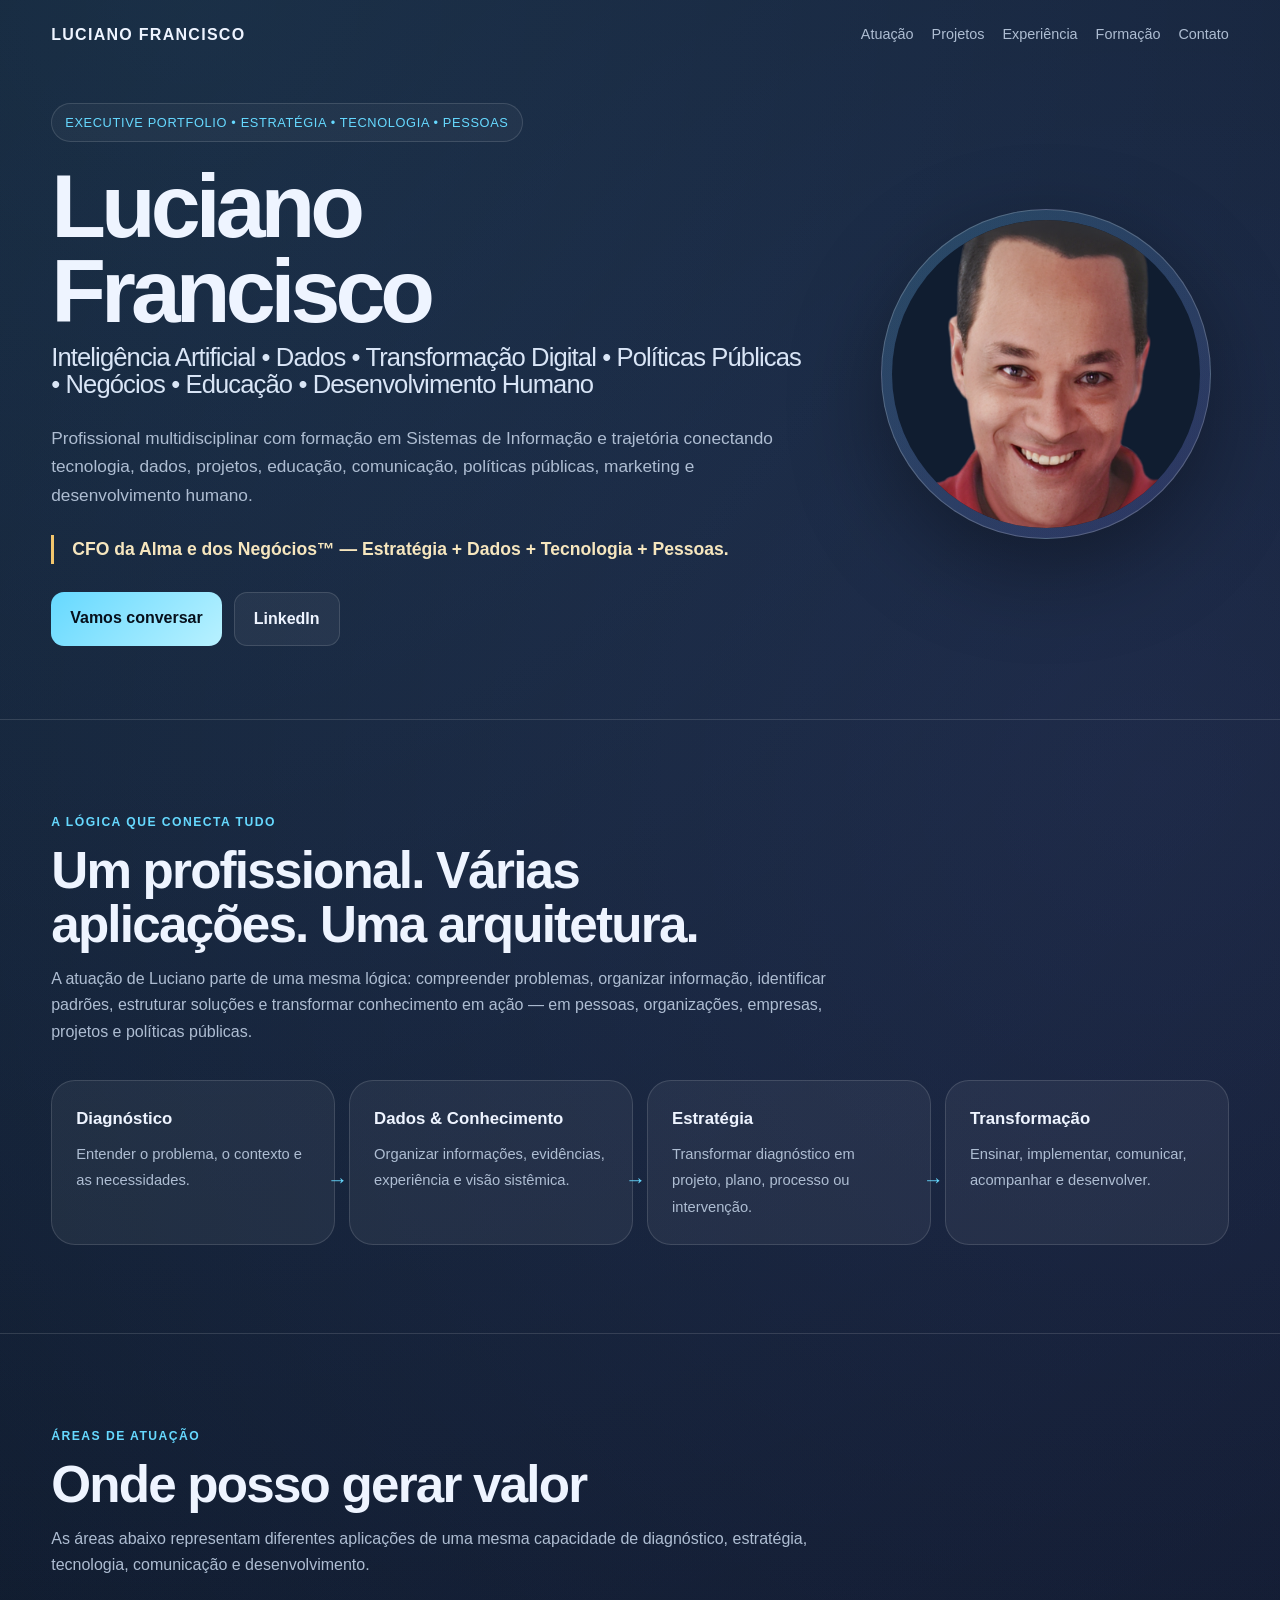
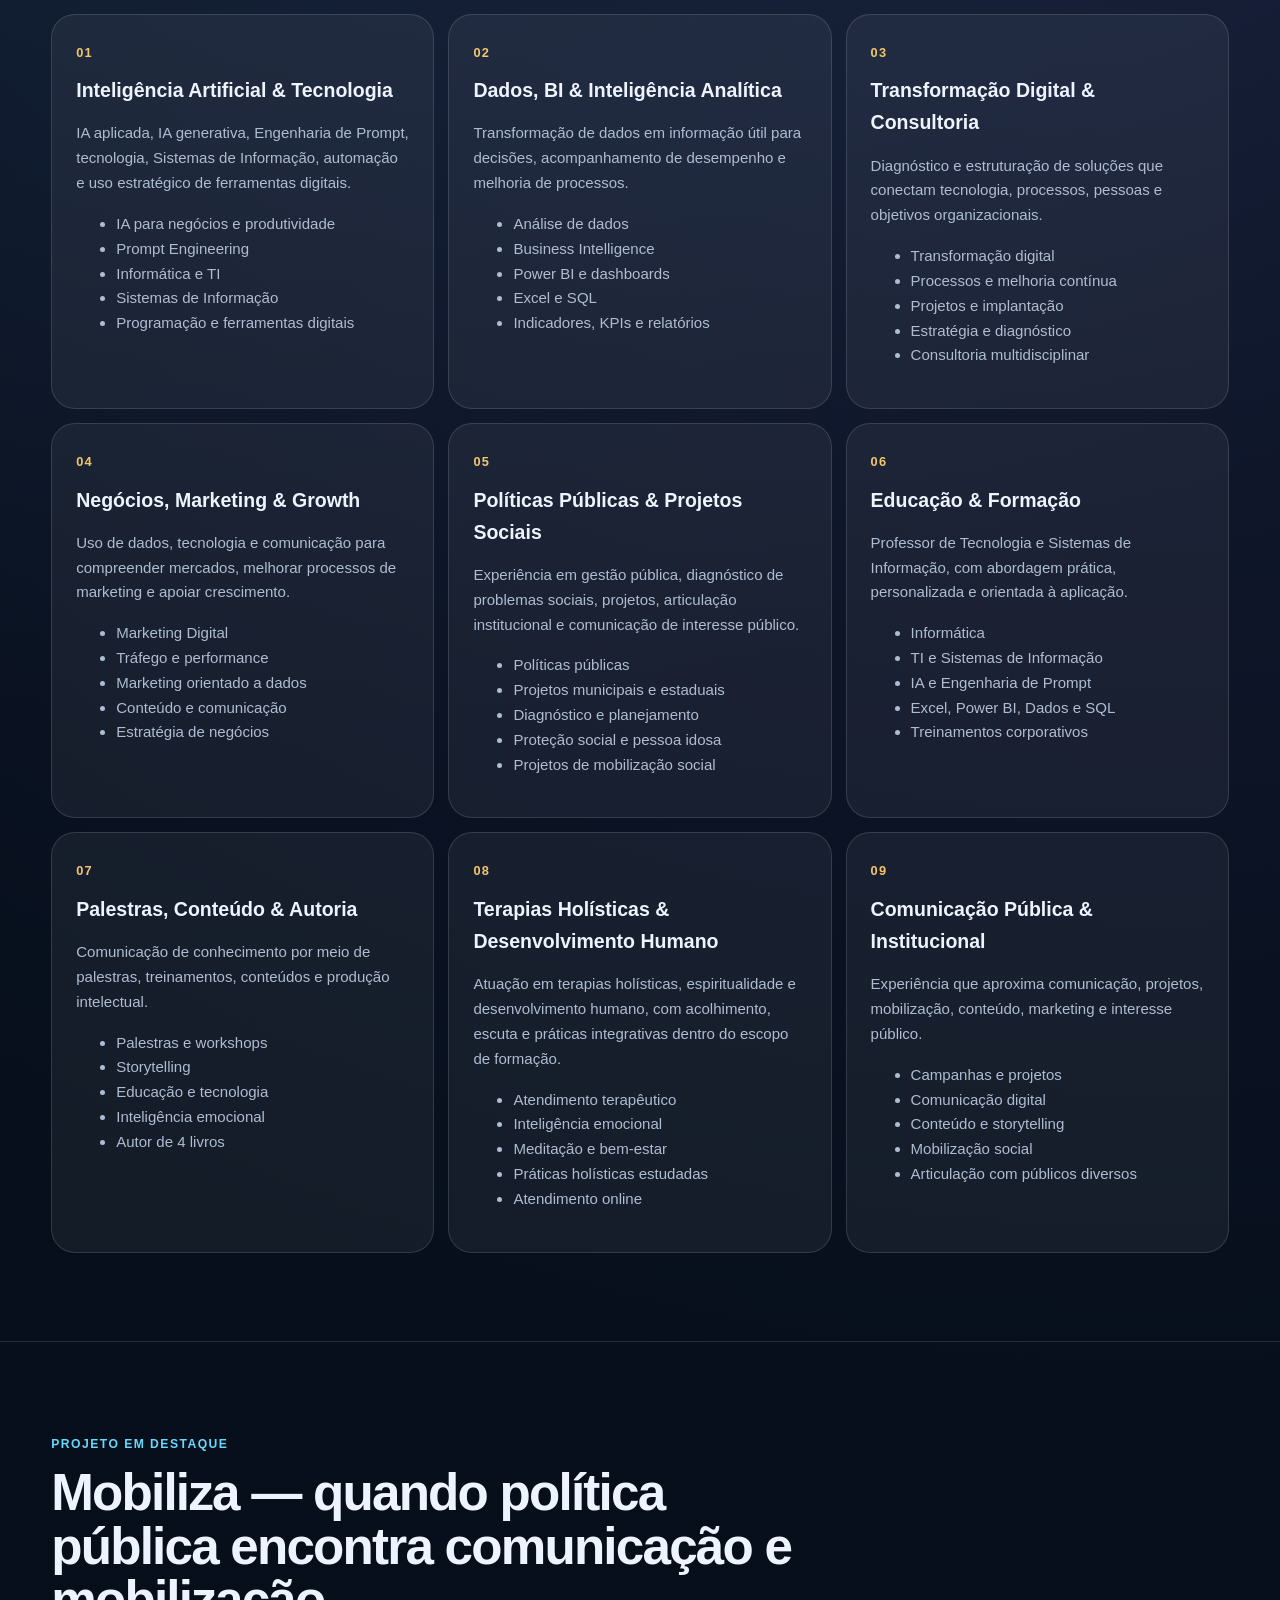
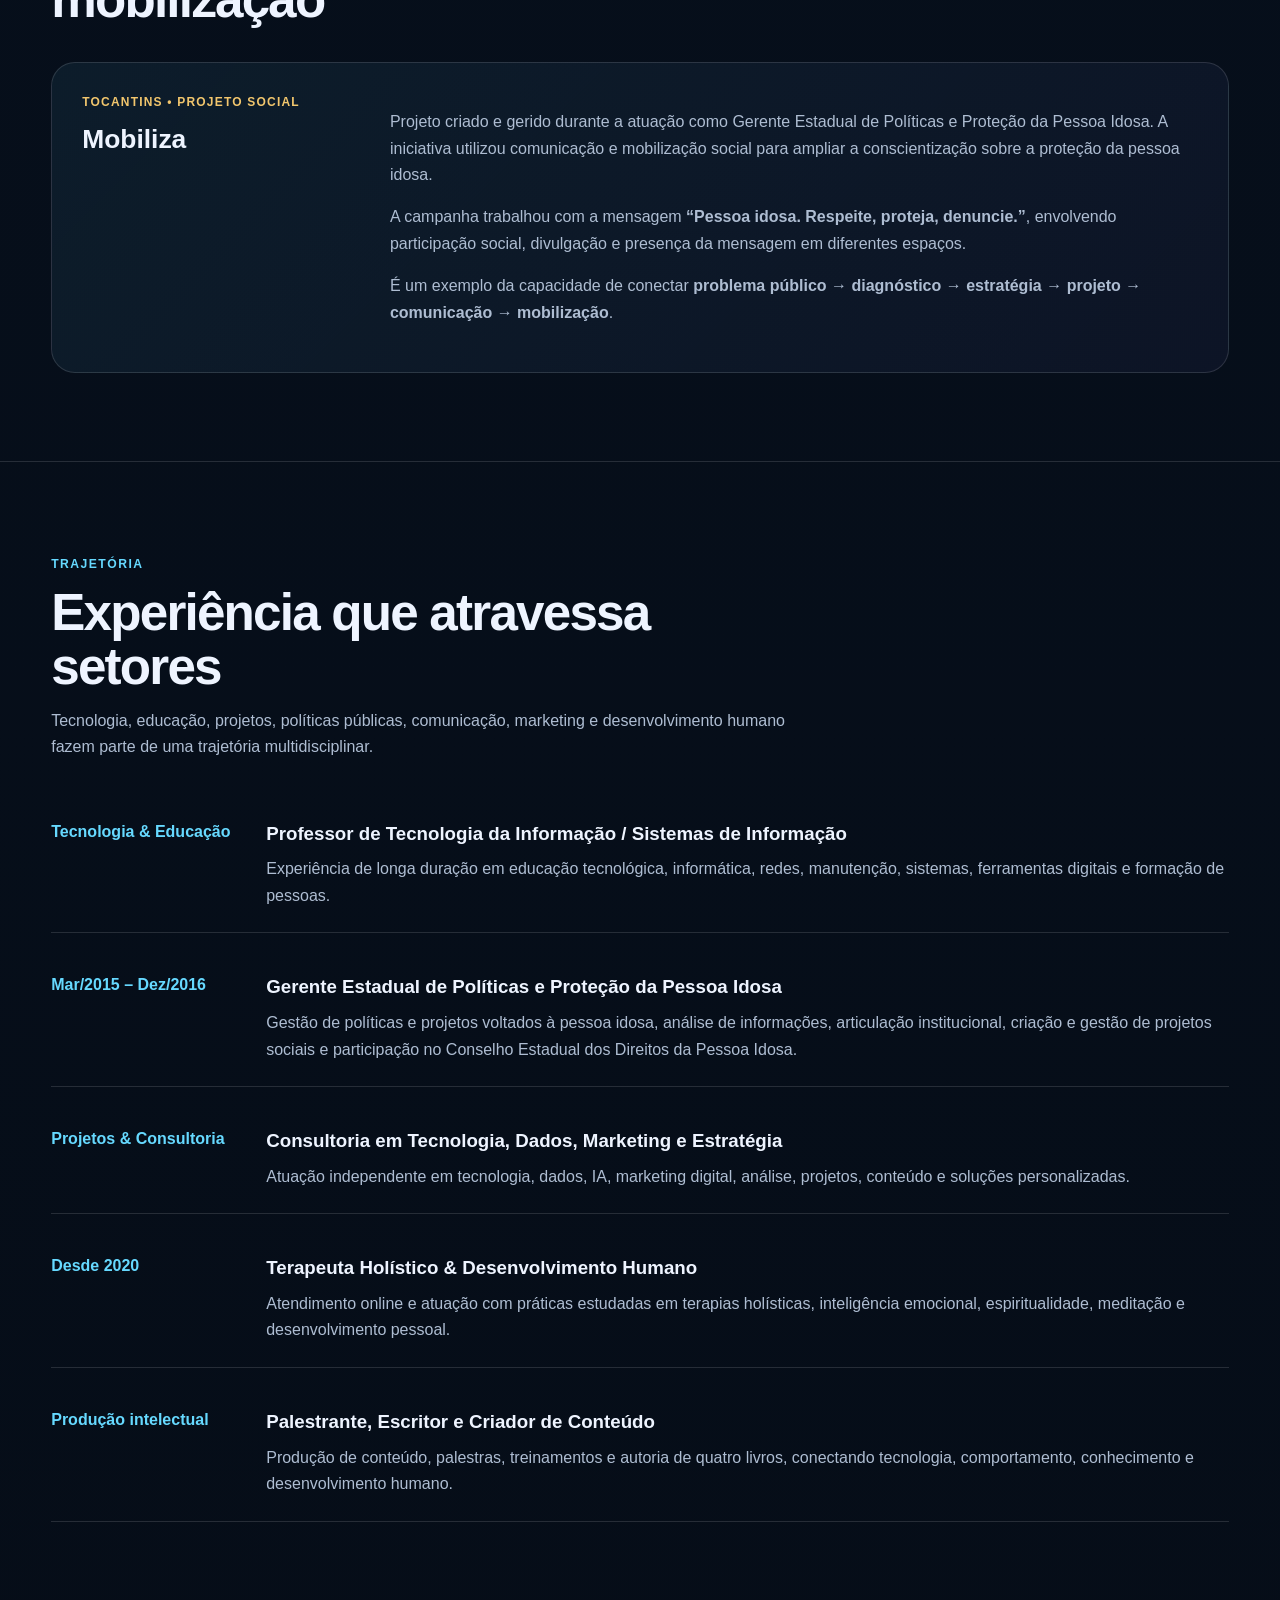
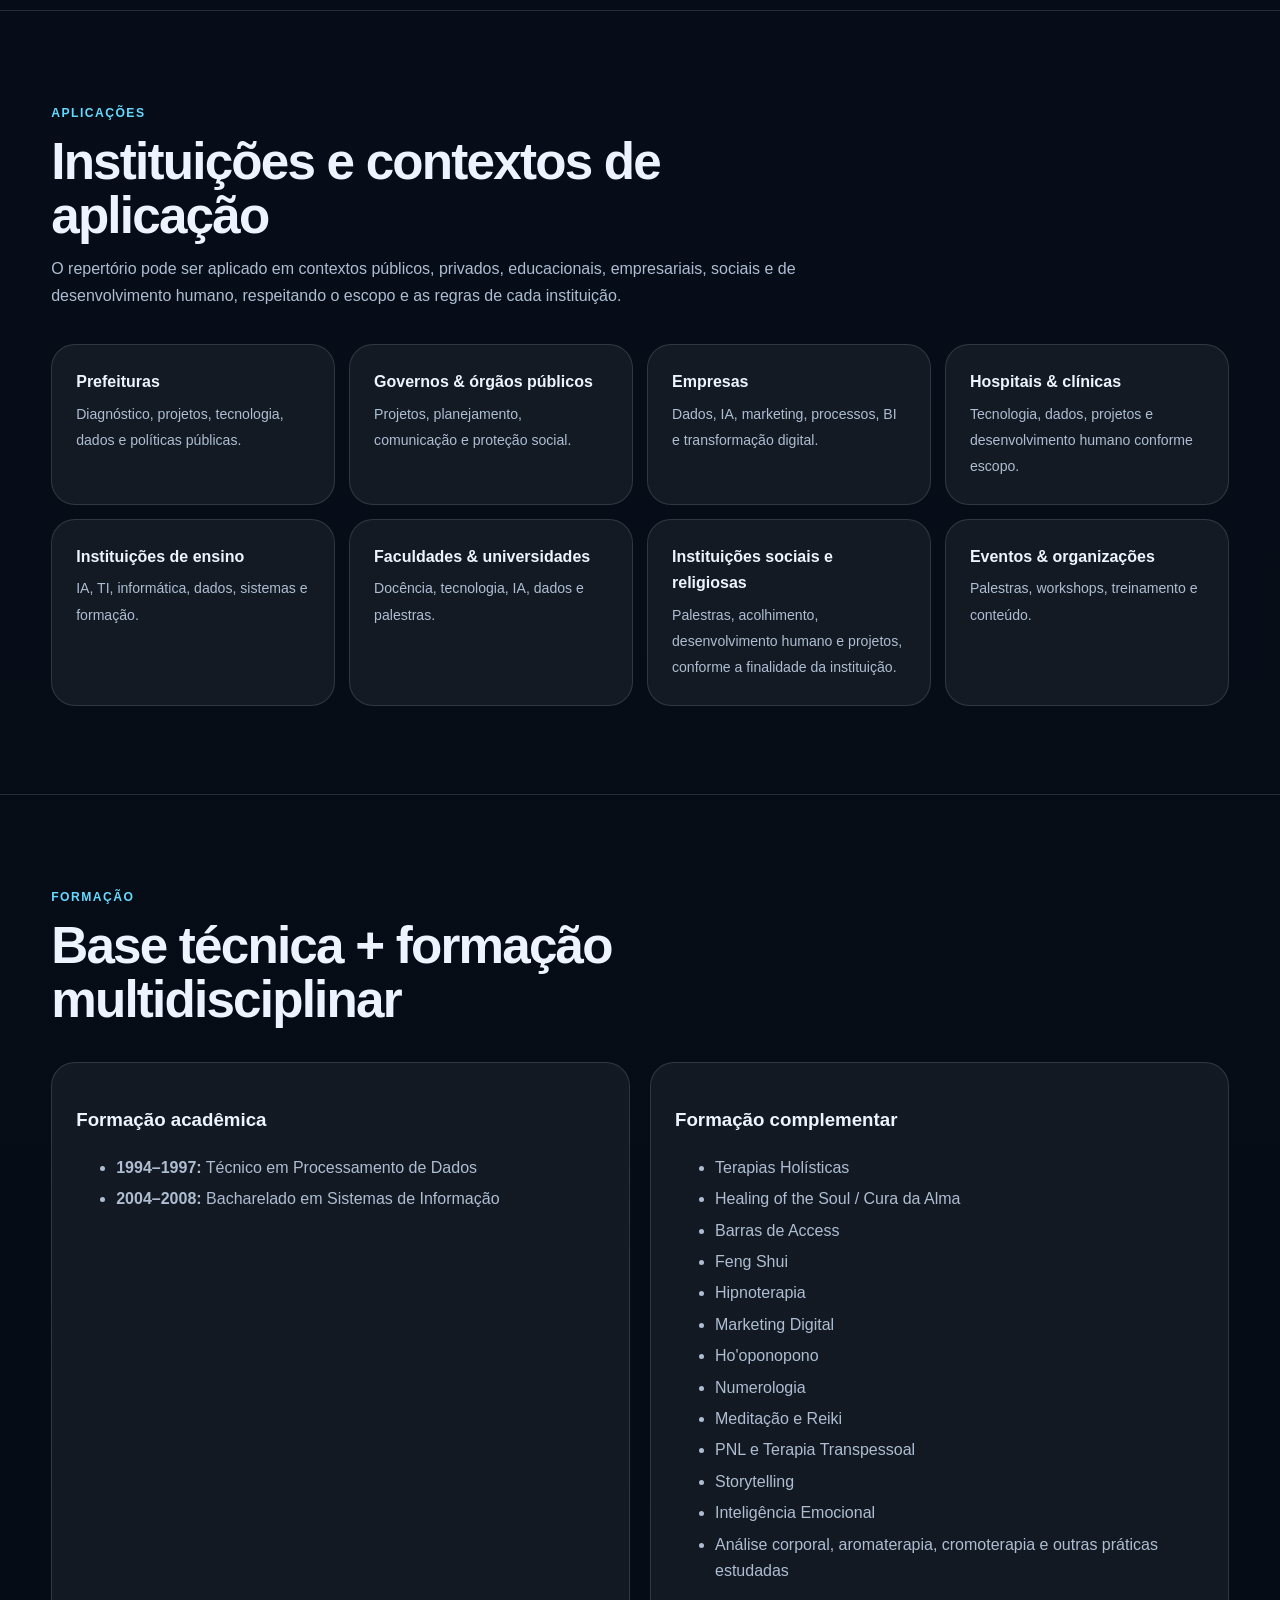
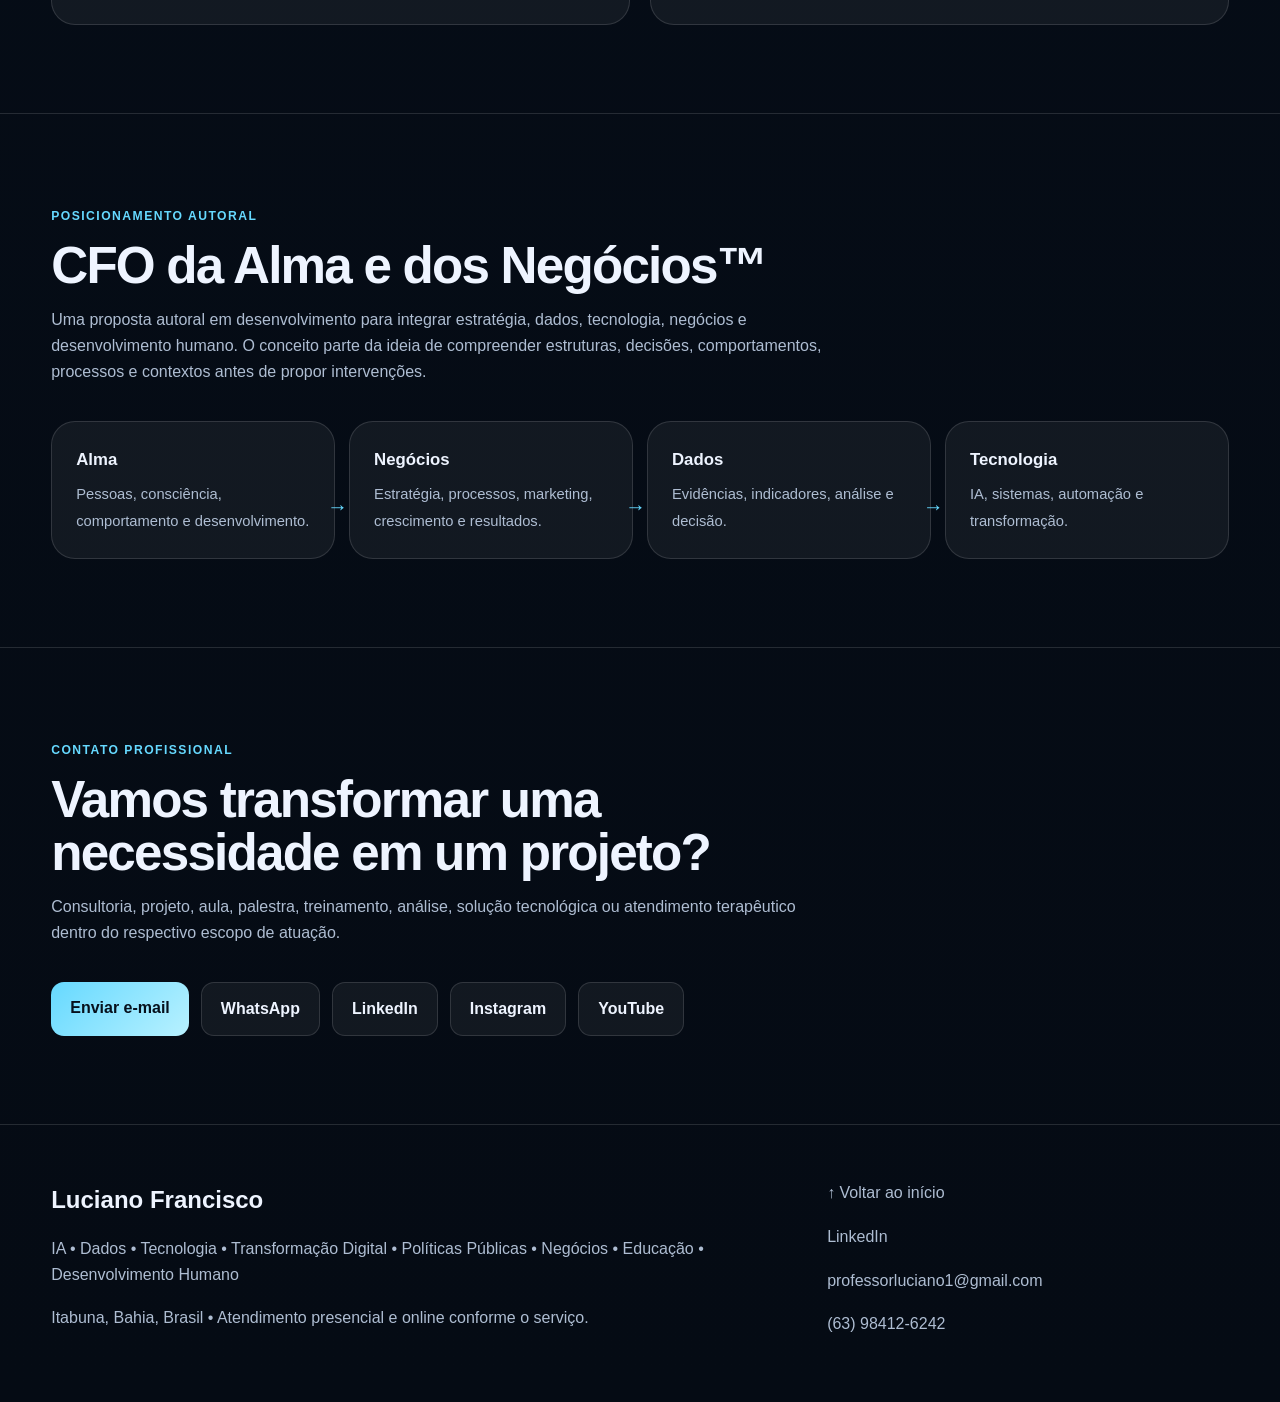
<file: index.htm>
<!DOCTYPE html>
<html lang="pt-BR">
<head>
<meta charset="UTF-8">
<meta name="viewport" content="width=device-width,initial-scale=1.0">
<meta name="description" content="Luciano Francisco — IA, Dados, Transformação Digital, Políticas Públicas, Educação, Marketing, Desenvolvimento Humano, Palestras e Consultoria.">
<title>Luciano Francisco | Estratégia • IA • Dados • Políticas Públicas</title>
<style>
:root{--bg:#07111f;--bg2:#0c192b;--card:rgba(255,255,255,.055);--line:rgba(255,255,255,.13);--text:#eef4ff;--muted:#aebdd2;--a:#66d9ff;--b:#8d7cff;--gold:#f2c66d;--max:1180px;--r:24px}
*{box-sizing:border-box}html{scroll-behavior:smooth}body{margin:0;font-family:Inter,Segoe UI,Roboto,Arial,sans-serif;color:var(--text);background:radial-gradient(circle at 15% 0%,rgba(102,217,255,.12),transparent 30%),radial-gradient(circle at 90% 10%,rgba(141,124,255,.14),transparent 32%),linear-gradient(180deg,var(--bg),#050b14);line-height:1.65}a{color:inherit;text-decoration:none}.wrap{width:min(var(--max),92%);margin:auto}
header{position:relative;overflow:hidden;min-height:720px;display:flex;align-items:center;border-bottom:1px solid var(--line)}
nav{position:absolute;top:0;left:0;right:0;padding:22px 0;z-index:5}nav .wrap{display:flex;justify-content:space-between;align-items:center}.brand{font-weight:800;letter-spacing:.08em}.navlinks{display:flex;gap:18px;flex-wrap:wrap;color:var(--muted);font-size:.9rem}
.hero{display:grid;grid-template-columns:1.35fr .65fr;gap:55px;align-items:center;padding:100px 0 70px}.eyebrow{display:inline-flex;padding:8px 13px;border:1px solid var(--line);border-radius:999px;color:var(--a);background:rgba(255,255,255,.035);font-size:.8rem;text-transform:uppercase;letter-spacing:.05em}
h1{margin:22px 0 10px;font-size:clamp(3rem,7vw,6.2rem);line-height:.95;letter-spacing:-.055em}.hero h2{margin:0;font-size:clamp(1.15rem,2vw,1.65rem);color:#d9e5f6;font-weight:500}.hero p{color:var(--muted);font-size:1.08rem;max-width:800px;margin:26px 0}.quote{border-left:3px solid var(--gold);padding-left:18px;color:#f6e6be;font-size:1.1rem;font-weight:600}
.portrait{display:flex;justify-content:center}.frame{width:min(330px,75vw);aspect-ratio:1;border-radius:50%;border:1px solid rgba(255,255,255,.2);padding:10px;background:linear-gradient(145deg,rgba(102,217,255,.18),rgba(141,124,255,.15));box-shadow:0 30px 90px rgba(0,0,0,.35)}.portrait img{width:100%;height:100%;object-fit:cover;border-radius:50%;display:block;background:#101d30}
.cta{display:flex;gap:12px;flex-wrap:wrap;margin-top:28px}.btn{display:inline-block;padding:13px 19px;border-radius:13px;border:1px solid var(--line);background:rgba(255,255,255,.055);font-weight:700}.btn.primary{color:#06101c;background:linear-gradient(135deg,var(--a),#b8f1ff);border:0}
section{padding:88px 0;border-bottom:1px solid var(--line)}.section-head{max-width:780px;margin-bottom:35px}.kicker{color:var(--a);text-transform:uppercase;letter-spacing:.12em;font-size:.76rem;font-weight:800}h2{font-size:clamp(2rem,4vw,3.2rem);line-height:1.05;letter-spacing:-.035em;margin:10px 0 14px}.section-head p{color:var(--muted);margin:0}
.architecture,.grid{display:grid;grid-template-columns:repeat(4,1fr);gap:14px}.node,.card,.aud,.credential-box{padding:24px;border:1px solid var(--line);border-radius:var(--r);background:var(--card)}.node{position:relative}.node strong{display:block;font-size:1.05rem;margin-bottom:8px}.node span{color:var(--muted);font-size:.92rem}.node:after{content:"→";position:absolute;right:-14px;top:50%;color:var(--a);font-size:1.3rem}.node:last-child:after{display:none}
.grid{grid-template-columns:repeat(3,1fr)}.card:hover{background:rgba(255,255,255,.08);transform:translateY(-3px)}.num{color:var(--gold);font-weight:900;font-size:.8rem;letter-spacing:.1em}.card h3{margin:9px 0 10px;font-size:1.22rem}.card p,.card li{color:var(--muted);font-size:.94rem}
.case{display:grid;grid-template-columns:.35fr 1fr;gap:25px;padding:30px;border:1px solid var(--line);border-radius:var(--r);background:linear-gradient(135deg,rgba(102,217,255,.07),rgba(141,124,255,.055))}.case-label{color:var(--gold);font-weight:900;text-transform:uppercase;letter-spacing:.1em;font-size:.75rem}.case h3{font-size:1.65rem;margin:5px 0 10px}.case p{color:var(--muted)}
.timeline{display:grid;gap:16px}.experience{display:grid;grid-template-columns:190px 1fr;gap:25px;padding:23px 0;border-bottom:1px solid var(--line)}.period{color:var(--a);font-weight:800}.experience h3{margin:0 0 7px}.experience p{color:var(--muted);margin:0}
.audience{display:grid;grid-template-columns:repeat(4,1fr);gap:14px}.aud strong{display:block;margin-bottom:5px}.aud span{color:var(--muted);font-size:.88rem}.credentials{display:grid;grid-template-columns:1fr 1fr;gap:20px}.credential-box li{color:var(--muted);margin:5px 0}
footer{padding:55px 0;color:var(--muted)}.footer-grid{display:grid;grid-template-columns:1.3fr .7fr;gap:30px}.footer-name{color:var(--text);font-size:1.5rem;font-weight:900}.links{display:grid;gap:8px}
@media(max-width:900px){.hero{grid-template-columns:1fr;text-align:center}.hero p{margin-left:auto;margin-right:auto}.quote{text-align:left}.portrait{order:-1}.architecture,.grid{grid-template-columns:1fr 1fr}.audience{grid-template-columns:1fr 1fr}.credentials,.footer-grid{grid-template-columns:1fr}.navlinks{display:none}}
@media(max-width:600px){section{padding:65px 0}.architecture,.grid,.audience{grid-template-columns:1fr}.node:after{display:none}.experience,.case{grid-template-columns:1fr}.hero{text-align:center}h1{font-size:3.35rem}}
</style>
</head>
<body>

<header id="inicio">
<nav><div class="wrap"><div class="brand">LUCIANO FRANCISCO</div><div class="navlinks"><a href="#atuacao">Atuação</a><a href="#projetos">Projetos</a><a href="#experiencia">Experiência</a><a href="#formacao">Formação</a><a href="#contato">Contato</a></div></div></nav>
<div class="wrap hero">
<div>
<span class="eyebrow">Executive Portfolio • Estratégia • Tecnologia • Pessoas</span>
<h1>Luciano<br>Francisco</h1>
<h2>Inteligência Artificial • Dados • Transformação Digital • Políticas Públicas • Negócios • Educação • Desenvolvimento Humano</h2>
<p>Profissional multidisciplinar com formação em Sistemas de Informação e trajetória conectando tecnologia, dados, projetos, educação, comunicação, políticas públicas, marketing e desenvolvimento humano.</p>
<div class="quote">CFO da Alma e dos Negócios™ — Estratégia + Dados + Tecnologia + Pessoas.</div>
<div class="cta"><a class="btn primary" href="#contato">Vamos conversar</a><a class="btn" href="https://www.linkedin.com/in/professorluciano" target="_blank">LinkedIn</a></div>
</div>
<div class="portrait"><div class="frame"><img src="assets/images/avatar.png" alt="Luciano Francisco"></div></div>
</div>
</header>

<main>
<section><div class="wrap"><div class="section-head"><span class="kicker">A lógica que conecta tudo</span><h2>Um profissional. Várias aplicações. Uma arquitetura.</h2><p>A atuação de Luciano parte de uma mesma lógica: compreender problemas, organizar informação, identificar padrões, estruturar soluções e transformar conhecimento em ação — em pessoas, organizações, empresas, projetos e políticas públicas.</p></div>
<div class="architecture"><div class="node"><strong>Diagnóstico</strong><span>Entender o problema, o contexto e as necessidades.</span></div><div class="node"><strong>Dados & Conhecimento</strong><span>Organizar informações, evidências, experiência e visão sistêmica.</span></div><div class="node"><strong>Estratégia</strong><span>Transformar diagnóstico em projeto, plano, processo ou intervenção.</span></div><div class="node"><strong>Transformação</strong><span>Ensinar, implementar, comunicar, acompanhar e desenvolver.</span></div></div></div></section>

<section id="atuacao"><div class="wrap"><div class="section-head"><span class="kicker">Áreas de atuação</span><h2>Onde posso gerar valor</h2><p>As áreas abaixo representam diferentes aplicações de uma mesma capacidade de diagnóstico, estratégia, tecnologia, comunicação e desenvolvimento.</p></div>
<div class="grid">
<article class="card"><span class="num">01</span><h3>Inteligência Artificial & Tecnologia</h3><p>IA aplicada, IA generativa, Engenharia de Prompt, tecnologia, Sistemas de Informação, automação e uso estratégico de ferramentas digitais.</p><ul><li>IA para negócios e produtividade</li><li>Prompt Engineering</li><li>Informática e TI</li><li>Sistemas de Informação</li><li>Programação e ferramentas digitais</li></ul></article>
<article class="card"><span class="num">02</span><h3>Dados, BI & Inteligência Analítica</h3><p>Transformação de dados em informação útil para decisões, acompanhamento de desempenho e melhoria de processos.</p><ul><li>Análise de dados</li><li>Business Intelligence</li><li>Power BI e dashboards</li><li>Excel e SQL</li><li>Indicadores, KPIs e relatórios</li></ul></article>
<article class="card"><span class="num">03</span><h3>Transformação Digital & Consultoria</h3><p>Diagnóstico e estruturação de soluções que conectam tecnologia, processos, pessoas e objetivos organizacionais.</p><ul><li>Transformação digital</li><li>Processos e melhoria contínua</li><li>Projetos e implantação</li><li>Estratégia e diagnóstico</li><li>Consultoria multidisciplinar</li></ul></article>
<article class="card"><span class="num">04</span><h3>Negócios, Marketing & Growth</h3><p>Uso de dados, tecnologia e comunicação para compreender mercados, melhorar processos de marketing e apoiar crescimento.</p><ul><li>Marketing Digital</li><li>Tráfego e performance</li><li>Marketing orientado a dados</li><li>Conteúdo e comunicação</li><li>Estratégia de negócios</li></ul></article>
<article class="card"><span class="num">05</span><h3>Políticas Públicas & Projetos Sociais</h3><p>Experiência em gestão pública, diagnóstico de problemas sociais, projetos, articulação institucional e comunicação de interesse público.</p><ul><li>Políticas públicas</li><li>Projetos municipais e estaduais</li><li>Diagnóstico e planejamento</li><li>Proteção social e pessoa idosa</li><li>Projetos de mobilização social</li></ul></article>
<article class="card"><span class="num">06</span><h3>Educação & Formação</h3><p>Professor de Tecnologia e Sistemas de Informação, com abordagem prática, personalizada e orientada à aplicação.</p><ul><li>Informática</li><li>TI e Sistemas de Informação</li><li>IA e Engenharia de Prompt</li><li>Excel, Power BI, Dados e SQL</li><li>Treinamentos corporativos</li></ul></article>
<article class="card"><span class="num">07</span><h3>Palestras, Conteúdo & Autoria</h3><p>Comunicação de conhecimento por meio de palestras, treinamentos, conteúdos e produção intelectual.</p><ul><li>Palestras e workshops</li><li>Storytelling</li><li>Educação e tecnologia</li><li>Inteligência emocional</li><li>Autor de 4 livros</li></ul></article>
<article class="card"><span class="num">08</span><h3>Terapias Holísticas & Desenvolvimento Humano</h3><p>Atuação em terapias holísticas, espiritualidade e desenvolvimento humano, com acolhimento, escuta e práticas integrativas dentro do escopo de formação.</p><ul><li>Atendimento terapêutico</li><li>Inteligência emocional</li><li>Meditação e bem-estar</li><li>Práticas holísticas estudadas</li><li>Atendimento online</li></ul></article>
<article class="card"><span class="num">09</span><h3>Comunicação Pública & Institucional</h3><p>Experiência que aproxima comunicação, projetos, mobilização, conteúdo, marketing e interesse público.</p><ul><li>Campanhas e projetos</li><li>Comunicação digital</li><li>Conteúdo e storytelling</li><li>Mobilização social</li><li>Articulação com públicos diversos</li></ul></article>
</div></div></section>

<section id="projetos"><div class="wrap"><div class="section-head"><span class="kicker">Projeto em destaque</span><h2>Mobiliza — quando política pública encontra comunicação e mobilização</h2></div><div class="case"><div><div class="case-label">Tocantins • Projeto social</div><h3>Mobiliza</h3></div><div><p>Projeto criado e gerido durante a atuação como Gerente Estadual de Políticas e Proteção da Pessoa Idosa. A iniciativa utilizou comunicação e mobilização social para ampliar a conscientização sobre a proteção da pessoa idosa.</p><p>A campanha trabalhou com a mensagem <strong>“Pessoa idosa. Respeite, proteja, denuncie.”</strong>, envolvendo participação social, divulgação e presença da mensagem em diferentes espaços.</p><p>É um exemplo da capacidade de conectar <strong>problema público → diagnóstico → estratégia → projeto → comunicação → mobilização</strong>.</p></div></div></div></section>

<section id="experiencia"><div class="wrap"><div class="section-head"><span class="kicker">Trajetória</span><h2>Experiência que atravessa setores</h2><p>Tecnologia, educação, projetos, políticas públicas, comunicação, marketing e desenvolvimento humano fazem parte de uma trajetória multidisciplinar.</p></div><div class="timeline">
<div class="experience"><div class="period">Tecnologia & Educação</div><div><h3>Professor de Tecnologia da Informação / Sistemas de Informação</h3><p>Experiência de longa duração em educação tecnológica, informática, redes, manutenção, sistemas, ferramentas digitais e formação de pessoas.</p></div></div>
<div class="experience"><div class="period">Mar/2015 – Dez/2016</div><div><h3>Gerente Estadual de Políticas e Proteção da Pessoa Idosa</h3><p>Gestão de políticas e projetos voltados à pessoa idosa, análise de informações, articulação institucional, criação e gestão de projetos sociais e participação no Conselho Estadual dos Direitos da Pessoa Idosa.</p></div></div>
<div class="experience"><div class="period">Projetos & Consultoria</div><div><h3>Consultoria em Tecnologia, Dados, Marketing e Estratégia</h3><p>Atuação independente em tecnologia, dados, IA, marketing digital, análise, projetos, conteúdo e soluções personalizadas.</p></div></div>
<div class="experience"><div class="period">Desde 2020</div><div><h3>Terapeuta Holístico & Desenvolvimento Humano</h3><p>Atendimento online e atuação com práticas estudadas em terapias holísticas, inteligência emocional, espiritualidade, meditação e desenvolvimento pessoal.</p></div></div>
<div class="experience"><div class="period">Produção intelectual</div><div><h3>Palestrante, Escritor e Criador de Conteúdo</h3><p>Produção de conteúdo, palestras, treinamentos e autoria de quatro livros, conectando tecnologia, comportamento, conhecimento e desenvolvimento humano.</p></div></div>
</div></div></section>

<section><div class="wrap"><div class="section-head"><span class="kicker">Aplicações</span><h2>Instituições e contextos de aplicação</h2><p>O repertório pode ser aplicado em contextos públicos, privados, educacionais, empresariais, sociais e de desenvolvimento humano, respeitando o escopo e as regras de cada instituição.</p></div>
<div class="audience"><div class="aud"><strong>Prefeituras</strong><span>Diagnóstico, projetos, tecnologia, dados e políticas públicas.</span></div><div class="aud"><strong>Governos & órgãos públicos</strong><span>Projetos, planejamento, comunicação e proteção social.</span></div><div class="aud"><strong>Empresas</strong><span>Dados, IA, marketing, processos, BI e transformação digital.</span></div><div class="aud"><strong>Hospitais & clínicas</strong><span>Tecnologia, dados, projetos e desenvolvimento humano conforme escopo.</span></div><div class="aud"><strong>Instituições de ensino</strong><span>IA, TI, informática, dados, sistemas e formação.</span></div><div class="aud"><strong>Faculdades & universidades</strong><span>Docência, tecnologia, IA, dados e palestras.</span></div><div class="aud"><strong>Instituições sociais e religiosas</strong><span>Palestras, acolhimento, desenvolvimento humano e projetos, conforme a finalidade da instituição.</span></div><div class="aud"><strong>Eventos & organizações</strong><span>Palestras, workshops, treinamento e conteúdo.</span></div></div></div></section>

<section id="formacao"><div class="wrap"><div class="section-head"><span class="kicker">Formação</span><h2>Base técnica + formação multidisciplinar</h2></div><div class="credentials">
<div class="credential-box"><h3>Formação acadêmica</h3><ul><li><strong>1994–1997:</strong> Técnico em Processamento de Dados</li><li><strong>2004–2008:</strong> Bacharelado em Sistemas de Informação</li></ul></div>
<div class="credential-box"><h3>Formação complementar</h3><ul><li>Terapias Holísticas</li><li>Healing of the Soul / Cura da Alma</li><li>Barras de Access</li><li>Feng Shui</li><li>Hipnoterapia</li><li>Marketing Digital</li><li>Ho'oponopono</li><li>Numerologia</li><li>Meditação e Reiki</li><li>PNL e Terapia Transpessoal</li><li>Storytelling</li><li>Inteligência Emocional</li><li>Análise corporal, aromaterapia, cromoterapia e outras práticas estudadas</li></ul></div>
</div></div></section>

<section><div class="wrap"><div class="section-head"><span class="kicker">Posicionamento autoral</span><h2>CFO da Alma e dos Negócios™</h2><p>Uma proposta autoral em desenvolvimento para integrar estratégia, dados, tecnologia, negócios e desenvolvimento humano. O conceito parte da ideia de compreender estruturas, decisões, comportamentos, processos e contextos antes de propor intervenções.</p></div><div class="architecture"><div class="node"><strong>Alma</strong><span>Pessoas, consciência, comportamento e desenvolvimento.</span></div><div class="node"><strong>Negócios</strong><span>Estratégia, processos, marketing, crescimento e resultados.</span></div><div class="node"><strong>Dados</strong><span>Evidências, indicadores, análise e decisão.</span></div><div class="node"><strong>Tecnologia</strong><span>IA, sistemas, automação e transformação.</span></div></div></div></section>

<section id="contato"><div class="wrap"><div class="section-head"><span class="kicker">Contato profissional</span><h2>Vamos transformar uma necessidade em um projeto?</h2><p>Consultoria, projeto, aula, palestra, treinamento, análise, solução tecnológica ou atendimento terapêutico dentro do respectivo escopo de atuação.</p></div><div class="cta"><a class="btn primary" href="mailto:professorluciano1@gmail.com">Enviar e-mail</a><a class="btn" href="https://wa.me/5563984126242" target="_blank">WhatsApp</a><a class="btn" href="https://www.linkedin.com/in/professorluciano" target="_blank">LinkedIn</a><a class="btn" href="https://www.instagram.com/lucianofranciscoi" target="_blank">Instagram</a><a class="btn" href="https://www.youtube.com/@LucianoFranciscoProfessor" target="_blank">YouTube</a></div></div></section>
</main>

<footer><div class="wrap footer-grid"><div><div class="footer-name">Luciano Francisco</div><p>IA • Dados • Tecnologia • Transformação Digital • Políticas Públicas • Negócios • Educação • Desenvolvimento Humano</p><p>Itabuna, Bahia, Brasil • Atendimento presencial e online conforme o serviço.</p></div><div class="links"><a href="#inicio">↑ Voltar ao início</a><a href="https://www.linkedin.com/in/professorluciano" target="_blank">LinkedIn</a><a href="mailto:professorluciano1@gmail.com">professorluciano1@gmail.com</a><a href="https://wa.me/5563984126242" target="_blank">(63) 98412-6242</a></div></div></footer>
</body>
</html>
</file>
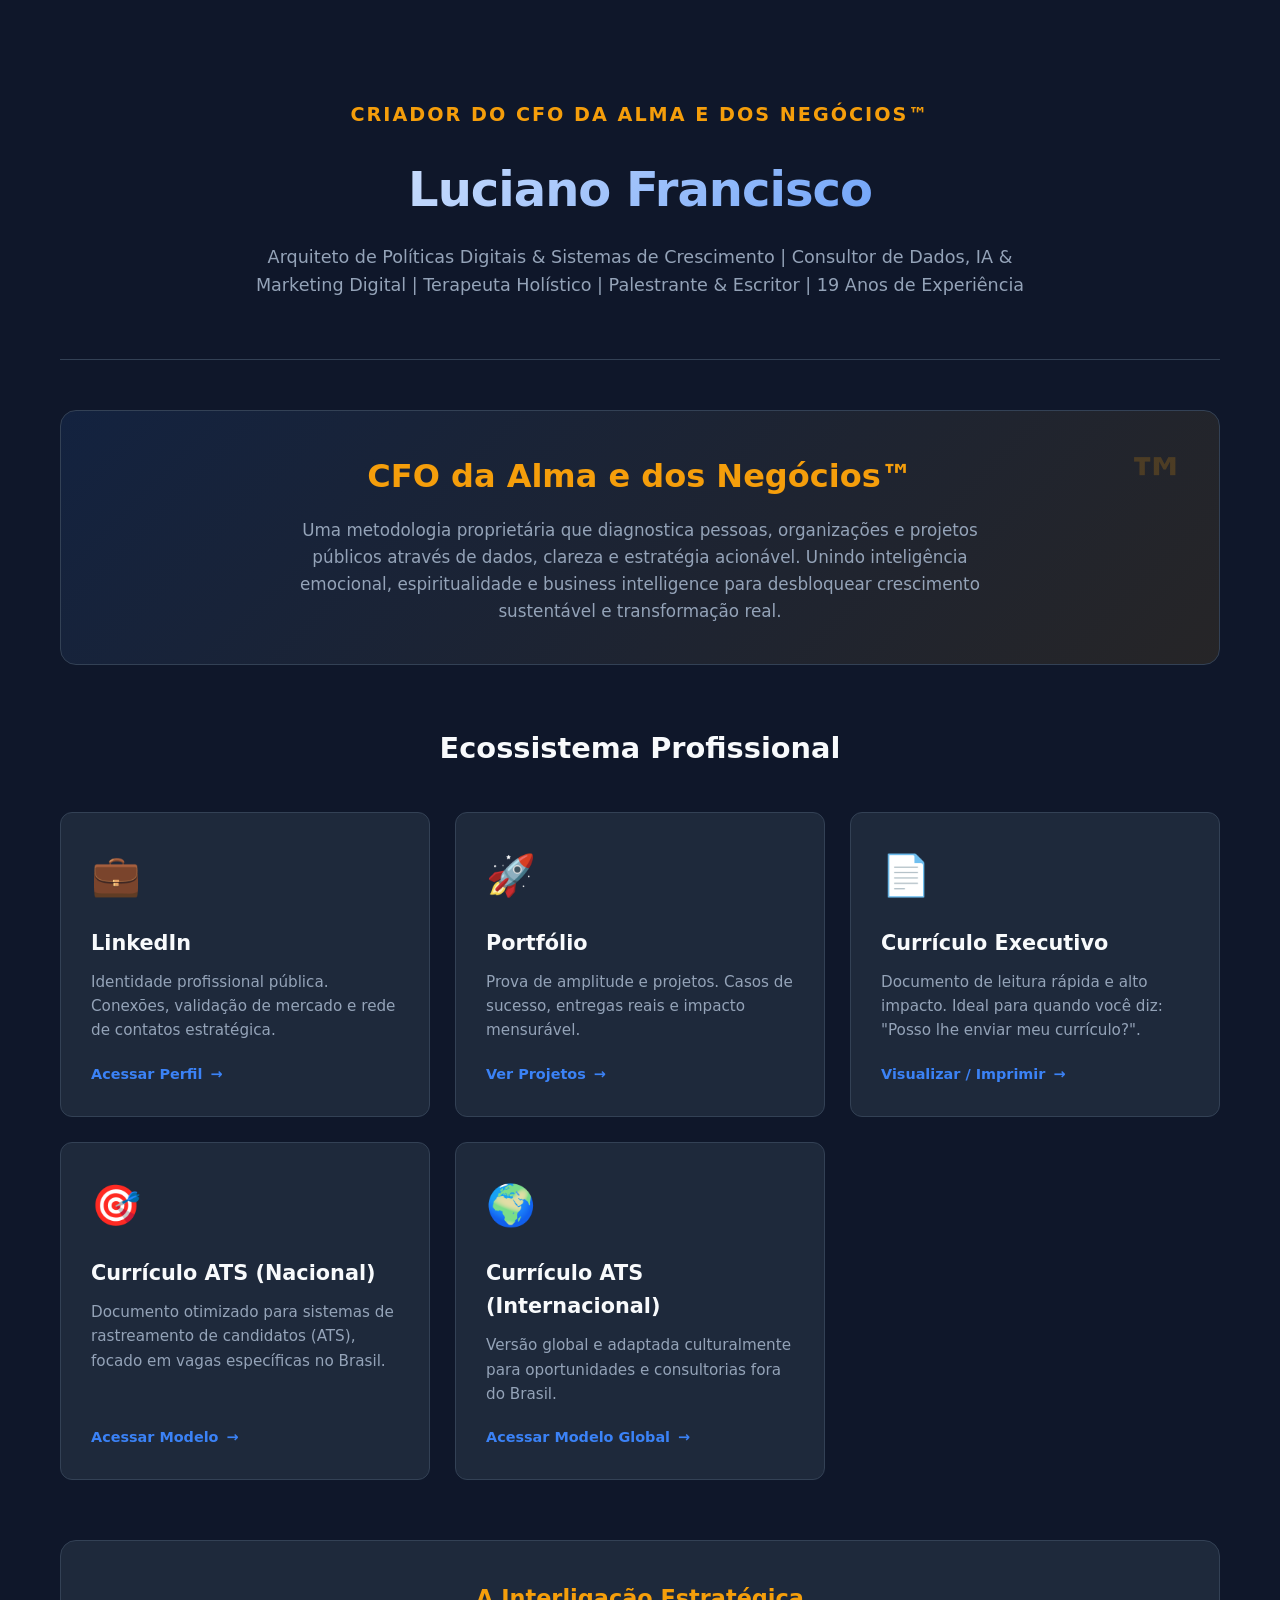
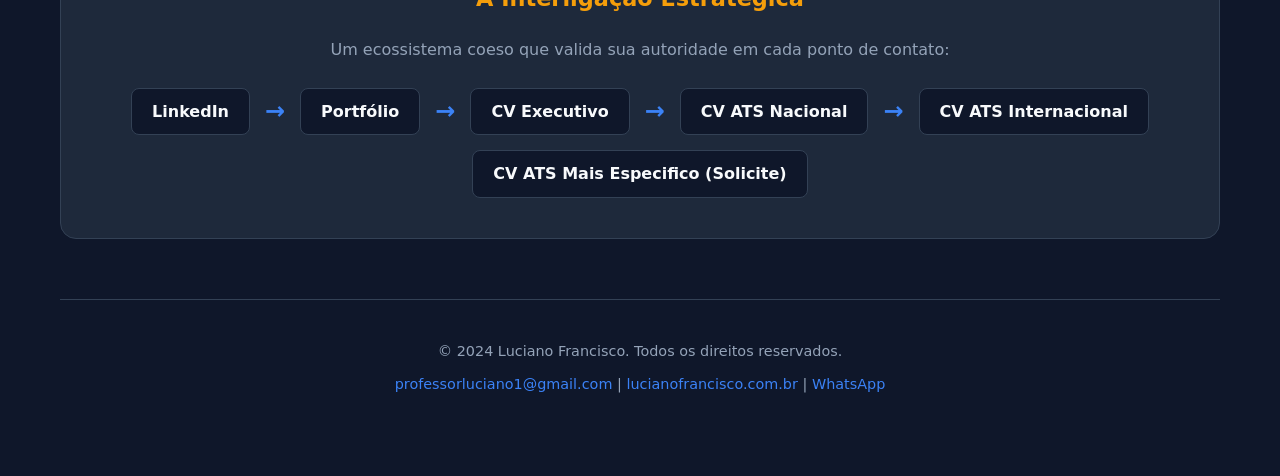
<file: index.html>
<!DOCTYPE html>
<html lang="pt-BR">
<head>
    <meta charset="UTF-8">
    <meta name="viewport" content="width=device-width, initial-scale=1.0">
    <title>Luciano Francisco | Sumário Executivo & Ecossistema Profissional</title>
    <style>
        :root {
            --bg-dark: #0f172a;
            --bg-card: #1e293b;
            --accent-gold: #f59e0b;
            --accent-blue: #3b82f6;
            --text-primary: #f8fafc;
            --text-secondary: #94a3b8;
            --border-color: #334155;
        }

        * {
            margin: 0;
            padding: 0;
            box-sizing: border-box;
            font-family: 'Segoe UI', system-ui, -apple-system, sans-serif;
        }

        body {
            background-color: var(--bg-dark);
            color: var(--text-primary);
            line-height: 1.6;
            overflow-x: hidden;
        }

        .container {
            max-width: 1200px;
            margin: 0 auto;
            padding: 40px 20px;
        }

        /* Hero Section */
        .hero {
            text-align: center;
            padding: 60px 20px;
            border-bottom: 1px solid var(--border-color);
            margin-bottom: 50px;
        }

        .hero h1 {
            font-size: 3rem;
            font-weight: 800;
            letter-spacing: -1px;
            margin-bottom: 15px;
            background: linear-gradient(135deg, #fff 0%, var(--accent-blue) 100%);
            -webkit-background-clip: text;
            -webkit-text-fill-color: transparent;
        }

        .hero .headline {
            font-size: 1.2rem;
            color: var(--accent-gold);
            font-weight: 600;
            text-transform: uppercase;
            letter-spacing: 2px;
            margin-bottom: 20px;
        }

        .hero p {
            max-width: 800px;
            margin: 0 auto;
            color: var(--text-secondary);
            font-size: 1.1rem;
        }

        /* CFO Proposition */
        .cfo-proposition {
            background: linear-gradient(135deg, rgba(59, 130, 246, 0.1) 0%, rgba(245, 158, 11, 0.1) 100%);
            border: 1px solid var(--border-color);
            border-radius: 16px;
            padding: 40px;
            text-align: center;
            margin-bottom: 60px;
            position: relative;
            overflow: hidden;
        }

        .cfo-proposition::before {
            content: '™';
            position: absolute;
            top: 20px;
            right: 30px;
            font-size: 4rem;
            color: var(--accent-gold);
            opacity: 0.2;
            font-weight: 900;
        }

        .cfo-proposition h2 {
            font-size: 2rem;
            color: var(--accent-gold);
            margin-bottom: 15px;
        }

        .cfo-proposition p {
            color: var(--text-secondary);
            max-width: 700px;
            margin: 0 auto;
            font-size: 1.05rem;
        }

        /* Ecosystem Grid */
        .ecosystem-title {
            text-align: center;
            font-size: 1.8rem;
            margin-bottom: 40px;
            color: var(--text-primary);
        }

        .grid {
            display: grid;
            grid-template-columns: repeat(auto-fit, minmax(300px, 1fr));
            gap: 25px;
            margin-bottom: 60px;
        }

        .card {
            background-color: var(--bg-card);
            border: 1px solid var(--border-color);
            border-radius: 12px;
            padding: 30px;
            transition: all 0.3s ease;
            text-decoration: none;
            color: inherit;
            display: flex;
            flex-direction: column;
            position: relative;
            overflow: hidden;
        }

        .card:hover {
            transform: translateY(-5px);
            border-color: var(--accent-blue);
            box-shadow: 0 10px 30px rgba(59, 130, 246, 0.15);
        }

        .card-icon {
            font-size: 2.5rem;
            margin-bottom: 20px;
        }

        .card h3 {
            font-size: 1.3rem;
            margin-bottom: 10px;
            color: var(--text-primary);
        }

        .card p {
            color: var(--text-secondary);
            font-size: 0.95rem;
            flex-grow: 1;
            margin-bottom: 20px;
        }

        .card-link {
            color: var(--accent-blue);
            font-weight: 600;
            display: flex;
            align-items: center;
            gap: 8px;
            font-size: 0.9rem;
        }

        .card-link::after {
            content: '→';
            transition: transform 0.3s ease;
        }

        .card:hover .card-link::after {
            transform: translateX(5px);
        }

        /* Interconnection Loop */
        .loop-section {
            background-color: var(--bg-card);
            border-radius: 16px;
            padding: 40px;
            text-align: center;
            border: 1px solid var(--border-color);
        }

        .loop-section h3 {
            color: var(--accent-gold);
            margin-bottom: 20px;
            font-size: 1.4rem;
        }

        .loop-flow {
            display: flex;
            justify-content: center;
            align-items: center;
            flex-wrap: wrap;
            gap: 15px;
            font-weight: 600;
            color: var(--text-secondary);
        }

        .loop-item {
            background: var(--bg-dark);
            padding: 10px 20px;
            border-radius: 8px;
            border: 1px solid var(--border-color);
            color: var(--text-primary);
        }

        .loop-arrow {
            color: var(--accent-blue);
            font-size: 1.5rem;
        }

        /* Footer */
        footer {
            text-align: center;
            padding: 40px 20px;
            color: var(--text-secondary);
            font-size: 0.9rem;
            border-top: 1px solid var(--border-color);
            margin-top: 60px;
        }

        footer a {
            color: var(--accent-blue);
            text-decoration: none;
        }

        @media (max-width: 768px) {
            .hero h1 { font-size: 2.2rem; }
            .loop-flow { flex-direction: column; }
            .loop-arrow { transform: rotate(90deg); }
        }
    </style>
</head>
<body>

    <div class="container">
        <!-- Hero Section -->
        <header class="hero">
            <div class="headline">Criador do CFO da Alma e dos Negócios™</div>
            <h1>Luciano Francisco</h1>
            <p>Arquiteto de Políticas Digitais & Sistemas de Crescimento | Consultor de Dados, IA & Marketing Digital | Terapeuta Holístico | Palestrante & Escritor | 19 Anos de Experiência</p>
        </header>

        <!-- Core Proposition -->
        <section class="cfo-proposition">
            <h2>CFO da Alma e dos Negócios™</h2>
            <p>Uma metodologia proprietária que diagnostica pessoas, organizações e projetos públicos através de dados, clareza e estratégia acionável. Unindo inteligência emocional, espiritualidade e business intelligence para desbloquear crescimento sustentável e transformação real.</p>
        </section>

        <!-- Ecosystem Grid -->
        <h2 class="ecosystem-title">Ecossistema Profissional</h2>
        <div class="grid">
            <!-- LinkedIn -->
            <a href="https://lucianofs.github.io/sumarioexecutivo/linkendin" target="_blank" class="card">
                <div class="card-icon">💼</div>
                <h3>LinkedIn</h3>
                <p>Identidade profissional pública. Conexões, validação de mercado e rede de contatos estratégica.</p>
                <span class="card-link">Acessar Perfil</span>
            </a>

            <!-- Portfólio -->
            <a href="https://lucianofs.github.io/sumarioexecutivo/portfolio" target="_blank" class="card">
                <div class="card-icon">🚀</div>
                <h3>Portfólio</h3>
                <p>Prova de amplitude e projetos. Casos de sucesso, entregas reais e impacto mensurável.</p>
                <span class="card-link">Ver Projetos</span>
            </a>

            <!-- Currículo Executivo -->
            <a href="https://lucianofs.github.io/sumarioexecutivo/curriculo-executivo" target="_blank" class="card">
                <div class="card-icon">📄</div>
                <h3>Currículo Executivo</h3>
                <p>Documento de leitura rápida e alto impacto. Ideal para quando você diz: "Posso lhe enviar meu currículo?".</p>
                <span class="card-link">Visualizar / Imprimir</span>
            </a>

            <!-- Currículo ATS -->
            <a href="https://lucianofs.github.io/sumarioexecutivo/curriculo-ats-nacional" target="_blank" class="card">
                <div class="card-icon">🎯</div>
                <h3>Currículo ATS (Nacional)</h3>
                <p>Documento otimizado para sistemas de rastreamento de candidatos (ATS), focado em vagas específicas no Brasil.</p>
                <span class="card-link">Acessar Modelo</span>
            </a>

            <!-- Currículo ATS Internacional -->
            <a href="https://lucianofs.github.io/sumarioexecutivo/curriculum-ats-internacional" target="_blank" class="card">
                <div class="card-icon">🌍</div>
                <h3>Currículo ATS (Internacional)</h3>
                <p>Versão global e adaptada culturalmente para oportunidades e consultorias fora do Brasil.</p>
                <span class="card-link">Acessar Modelo Global</span>
            </a>
        </div>

        <!-- Strategic Loop -->
        <section class="loop-section">
            <h3>A Interligação Estratégica</h3>
            <p style="color: var(--text-secondary); margin-bottom: 25px;">Um ecossistema coeso que valida sua autoridade em cada ponto de contato:</p>
            <div class="loop-flow">
                <span class="loop-item">LinkedIn</span>
                <span class="loop-arrow">→</span>
                <span class="loop-item">Portfólio</span>
                <span class="loop-arrow">→</span>
                <span class="loop-item">CV Executivo</span>
                <span class="loop-arrow">→</span>
                <span class="loop-item">CV ATS Nacional</span>
                <span class="loop-arrow">→</span>
                <span class="loop-item">CV ATS Internacional</span>
                <span class="loop-item">CV ATS Mais Especifico (Solicite)</span>
            </div>
        </section>

        <!-- Footer -->
        <footer>
            <p>© 2024 Luciano Francisco. Todos os direitos reservados.</p>
            <p style="margin-top: 10px;">
                <a href="mailto:professorluciano1@gmail.com">professorluciano1@gmail.com</a> | 
                <a href="https://lucianofrancisco.com.br" target="_blank">lucianofrancisco.com.br</a> | 
                <a href="https://wa.me/5563984126242" target="_blank">WhatsApp</a>
            </p>
        </footer>
    </div>

</body>
</html>
</file>
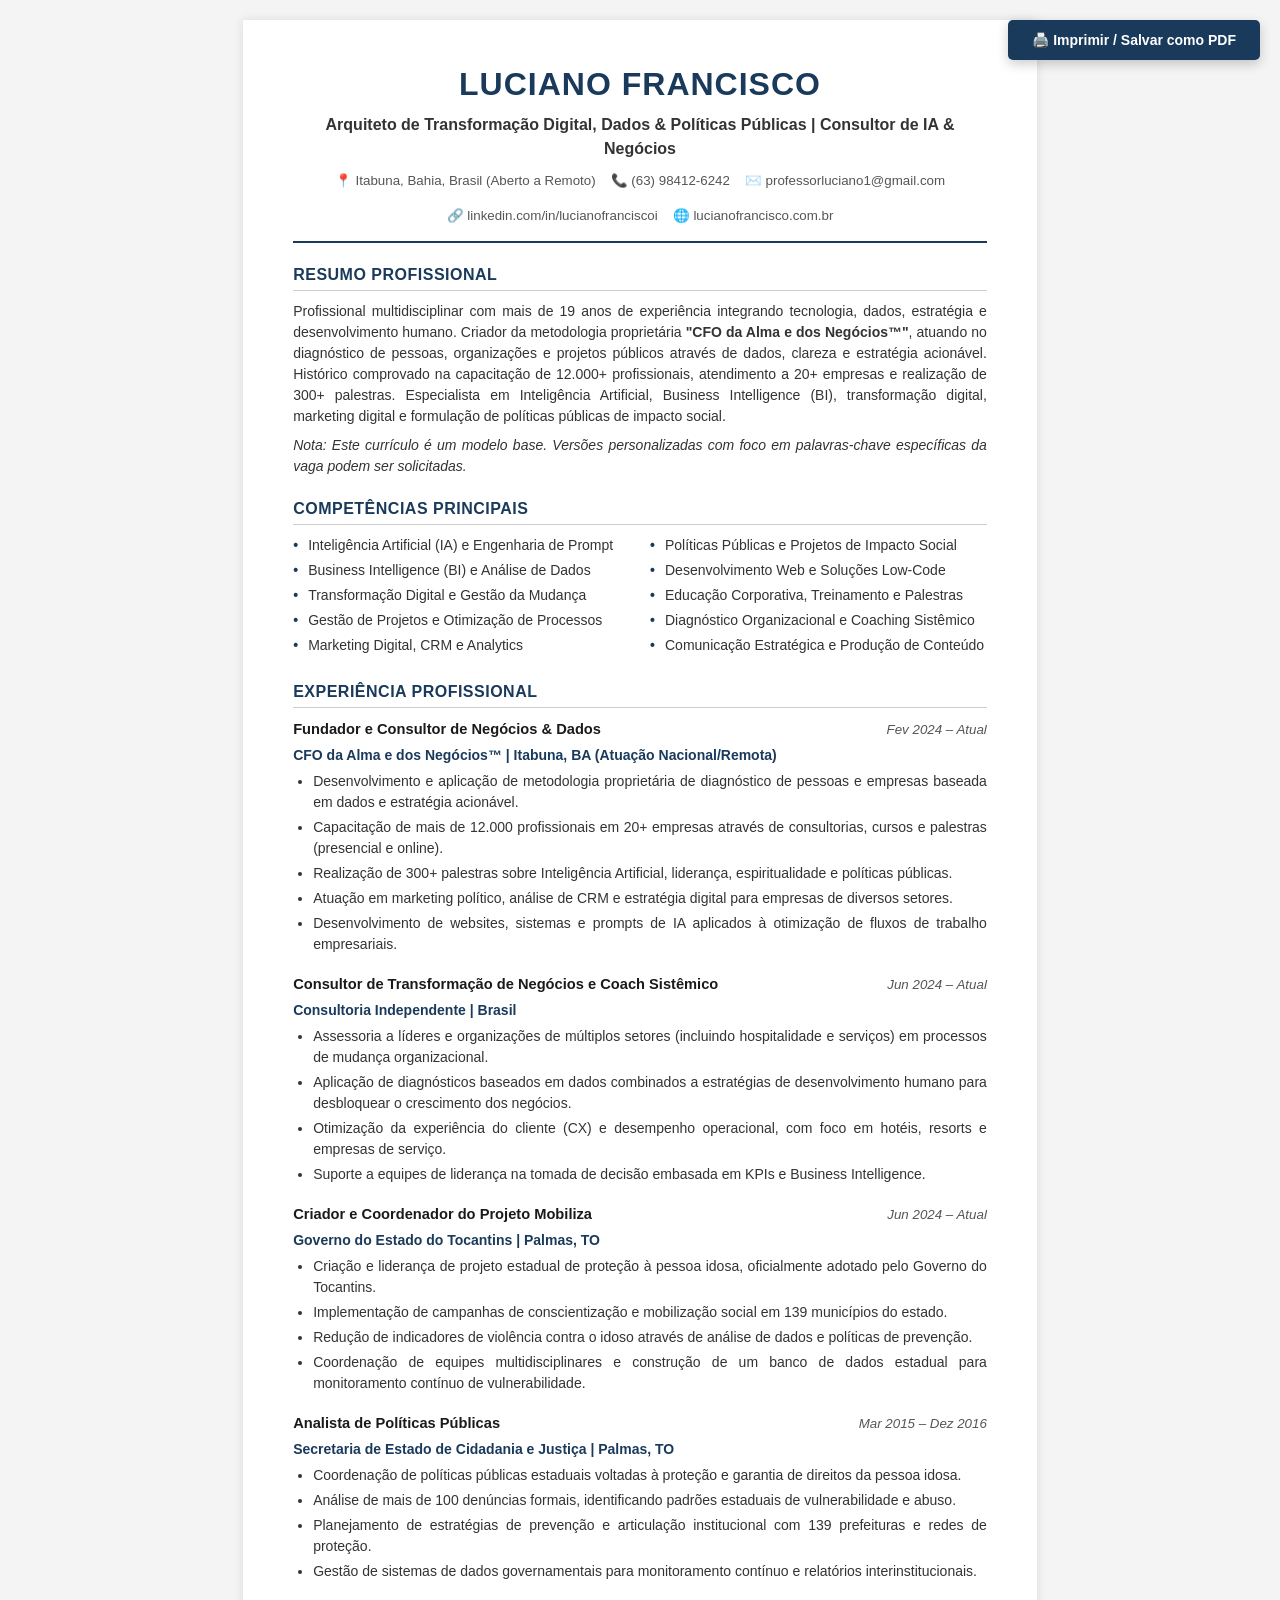
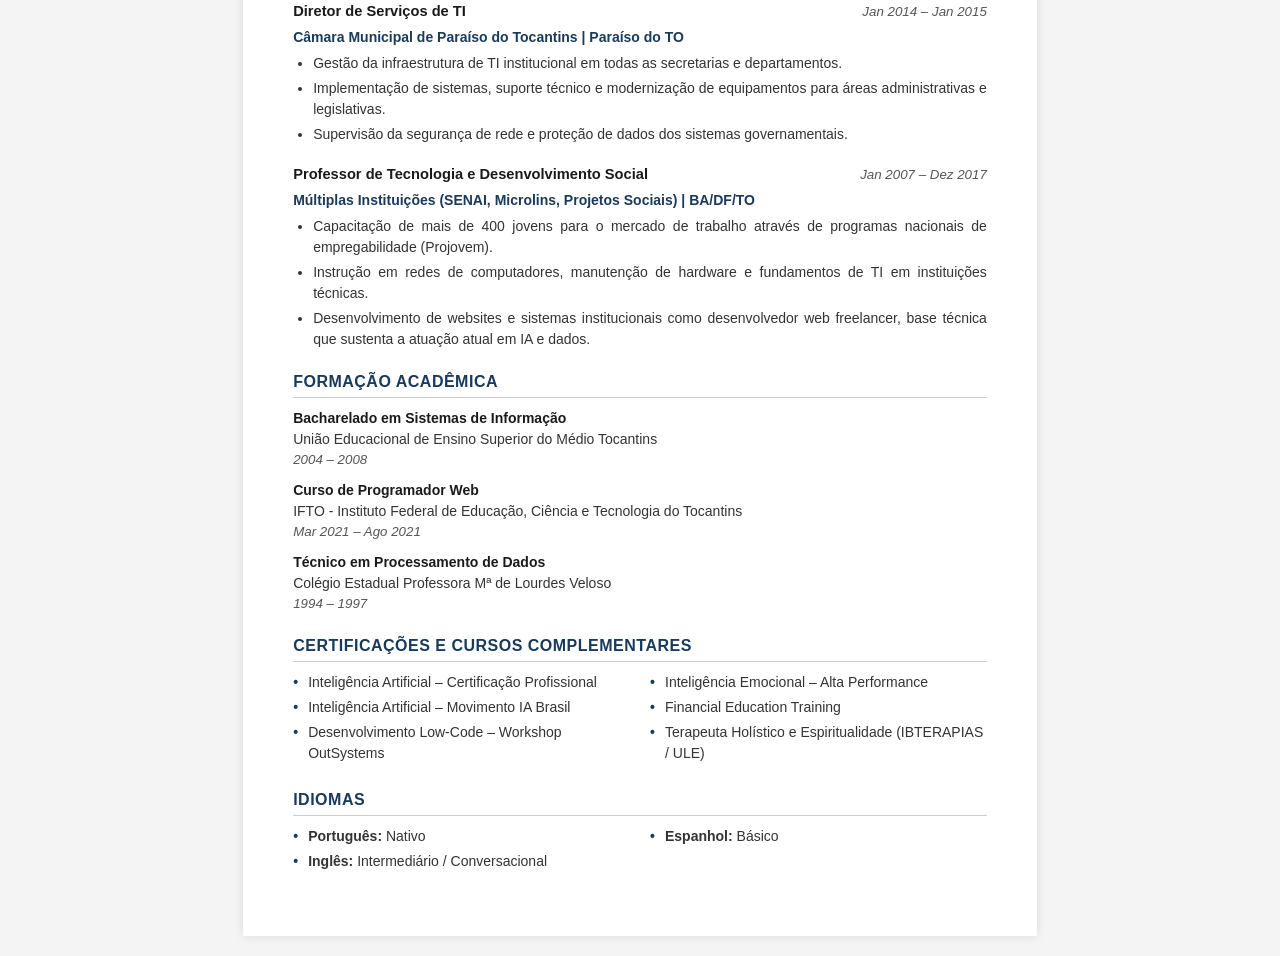
<file: curriculo-ats-nacional/index.html>
<!DOCTYPE html>
<html lang="pt-BR">
<head>
    <meta charset="UTF-8">
    <meta name="viewport" content="width=device-width, initial-scale=1.0">
    <title>Luciano Francisco | Currículo ATS Nacional</title>
    <style>
        /* Estilos Otimizados para ATS e Impressão */
        * {
            margin: 0;
            padding: 0;
            box-sizing: border-box;
        }

        body {
            font-family: Arial, Helvetica, sans-serif; /* Fontes padrão ouro para ATS */
            background-color: #f4f4f4;
            color: #1a1a1a;
            line-height: 1.5;
            font-size: 11pt;
        }

        .page {
            width: 210mm; /* Largura A4 */
            min-height: 297mm;
            margin: 20px auto;
            background: white;
            padding: 40px 50px;
            box-shadow: 0 0 10px rgba(0,0,0,0.1);
        }

        /* Cabeçalho */
        .header {
            text-align: center;
            border-bottom: 2px solid #1a3a5c;
            padding-bottom: 15px;
            margin-bottom: 20px;
        }

        .header h1 {
            font-size: 24pt;
            color: #1a3a5c;
            text-transform: uppercase;
            letter-spacing: 1px;
            margin-bottom: 5px;
        }

        .header .title {
            font-size: 12pt;
            color: #333;
            font-weight: bold;
            margin-bottom: 10px;
        }

        .contact-info {
            font-size: 10pt;
            color: #555;
            display: flex;
            justify-content: center;
            flex-wrap: wrap;
            gap: 15px;
        }

        .contact-info span {
            display: flex;
            align-items: center;
            gap: 5px;
        }

        /* Seções */
        .section {
            margin-bottom: 20px;
        }

        .section-title {
            font-size: 12pt;
            color: #1a3a5c;
            text-transform: uppercase;
            font-weight: bold;
            border-bottom: 1px solid #ccc;
            padding-bottom: 3px;
            margin-bottom: 10px;
            letter-spacing: 0.5px;
        }

        /* Resumo */
        .summary p {
            text-align: justify;
            font-size: 10.5pt;
            color: #333;
        }

        /* Competências */
        .skills-grid {
            display: grid;
            grid-template-columns: 1fr 1fr;
            gap: 5px 20px;
        }

        .skills-grid ul {
            list-style-type: none;
        }

        .skills-grid li {
            font-size: 10.5pt;
            color: #333;
            margin-bottom: 4px;
            padding-left: 15px;
            position: relative;
        }

        .skills-grid li::before {
            content: "•";
            color: #1a3a5c;
            font-weight: bold;
            position: absolute;
            left: 0;
        }

        /* Experiência */
        .job {
            margin-bottom: 18px;
        }

        .job-header {
            display: flex;
            justify-content: space-between;
            align-items: baseline;
            margin-bottom: 5px;
        }

        .job-title {
            font-size: 11pt;
            font-weight: bold;
            color: #1a1a1a;
        }

        .job-date {
            font-size: 10pt;
            color: #555;
            font-style: italic;
            white-space: nowrap;
        }

        .company {
            font-size: 10.5pt;
            font-weight: bold;
            color: #1a3a5c;
            margin-bottom: 5px;
        }

        .job ul {
            list-style-type: disc;
            padding-left: 20px;
        }

        .job li {
            font-size: 10.5pt;
            color: #333;
            margin-bottom: 4px;
            text-align: justify;
        }

        /* Educação e Certificações */
        .edu-item {
            margin-bottom: 10px;
        }

        .edu-degree {
            font-weight: bold;
            font-size: 10.5pt;
            color: #1a1a1a;
        }

        .edu-school {
            font-size: 10.5pt;
            color: #333;
        }

        .edu-date {
            font-size: 10pt;
            color: #555;
            font-style: italic;
        }

        /* Botão de Impressão */
        .print-btn {
            position: fixed;
            top: 20px;
            right: 20px;
            background-color: #1a3a5c;
            color: white;
            border: none;
            padding: 12px 24px;
            border-radius: 5px;
            cursor: pointer;
            font-size: 14px;
            font-weight: 600;
            box-shadow: 0 4px 12px rgba(0,0,0,0.2);
            z-index: 1000;
        }

        .print-btn:hover {
            background-color: #2c5282;
        }

        /* Estilos de Impressão (Oculta botão e ajusta margens) */
        @media print {
            body {
                background: white;
                margin: 0;
                padding: 0;
            }
            .page {
                margin: 0;
                box-shadow: none;
                width: 100%;
                padding: 20px 40px;
            }
            .print-btn {
                display: none !important;
            }
            @page {
                size: A4;
                margin: 0;
            }
        }

        @media (max-width: 768px) {
            .page {
                width: 100%;
                padding: 20px;
            }
            .job-header {
                flex-direction: column;
            }
            .skills-grid {
                grid-template-columns: 1fr;
            }
        }
    </style>
</head>
<body>

    <button class="print-btn" onclick="window.print()">🖨️ Imprimir / Salvar como PDF</button>

    <div class="page">
        <!-- Cabeçalho -->
        <header class="header">
            <h1>Luciano Francisco</h1>
            <div class="title">Arquiteto de Transformação Digital, Dados & Políticas Públicas | Consultor de IA & Negócios</div>
            <div class="contact-info">
                <span>📍 Itabuna, Bahia, Brasil (Aberto a Remoto)</span>
                <span>📞 (63) 98412-6242</span>
                <span>✉️ professorluciano1@gmail.com</span>
                <span>🔗 linkedin.com/in/lucianofranciscoi</span>
                <span>🌐 lucianofrancisco.com.br</span>
            </div>
        </header>

        <!-- Resumo Profissional -->
        <section class="section summary">
            <h2 class="section-title">Resumo Profissional</h2>
            <p>
                Profissional multidisciplinar com mais de 19 anos de experiência integrando tecnologia, dados, estratégia e desenvolvimento humano. Criador da metodologia proprietária <strong>"CFO da Alma e dos Negócios™"</strong>, atuando no diagnóstico de pessoas, organizações e projetos públicos através de dados, clareza e estratégia acionável. Histórico comprovado na capacitação de 12.000+ profissionais, atendimento a 20+ empresas e realização de 300+ palestras. Especialista em Inteligência Artificial, Business Intelligence (BI), transformação digital, marketing digital e formulação de políticas públicas de impacto social.
            </p>
            <p style="margin-top: 8px;">
                <em>Nota: Este currículo é um modelo base. Versões personalizadas com foco em palavras-chave específicas da vaga podem ser solicitadas.</em>
            </p>
        </section>

        <!-- Competências Principais -->
        <section class="section">
            <h2 class="section-title">Competências Principais</h2>
            <div class="skills-grid">
                <ul>
                    <li>Inteligência Artificial (IA) e Engenharia de Prompt</li>
                    <li>Business Intelligence (BI) e Análise de Dados</li>
                    <li>Transformação Digital e Gestão da Mudança</li>
                    <li>Gestão de Projetos e Otimização de Processos</li>
                    <li>Marketing Digital, CRM e Analytics</li>
                </ul>
                <ul>
                    <li>Políticas Públicas e Projetos de Impacto Social</li>
                    <li>Desenvolvimento Web e Soluções Low-Code</li>
                    <li>Educação Corporativa, Treinamento e Palestras</li>
                    <li>Diagnóstico Organizacional e Coaching Sistêmico</li>
                    <li>Comunicação Estratégica e Produção de Conteúdo</li>
                </ul>
            </div>
        </section>

        <!-- Experiência Profissional -->
        <section class="section">
            <h2 class="section-title">Experiência Profissional</h2>

            <div class="job">
                <div class="job-header">
                    <span class="job-title">Fundador e Consultor de Negócios & Dados</span>
                    <span class="job-date">Fev 2024 – Atual</span>
                </div>
                <div class="company">CFO da Alma e dos Negócios™ | Itabuna, BA (Atuação Nacional/Remota)</div>
                <ul>
                    <li>Desenvolvimento e aplicação de metodologia proprietária de diagnóstico de pessoas e empresas baseada em dados e estratégia acionável.</li>
                    <li>Capacitação de mais de 12.000 profissionais em 20+ empresas através de consultorias, cursos e palestras (presencial e online).</li>
                    <li>Realização de 300+ palestras sobre Inteligência Artificial, liderança, espiritualidade e políticas públicas.</li>
                    <li>Atuação em marketing político, análise de CRM e estratégia digital para empresas de diversos setores.</li>
                    <li>Desenvolvimento de websites, sistemas e prompts de IA aplicados à otimização de fluxos de trabalho empresariais.</li>
                </ul>
            </div>

            <div class="job">
                <div class="job-header">
                    <span class="job-title">Consultor de Transformação de Negócios e Coach Sistêmico</span>
                    <span class="job-date">Jun 2024 – Atual</span>
                </div>
                <div class="company">Consultoria Independente | Brasil</div>
                <ul>
                    <li>Assessoria a líderes e organizações de múltiplos setores (incluindo hospitalidade e serviços) em processos de mudança organizacional.</li>
                    <li>Aplicação de diagnósticos baseados em dados combinados a estratégias de desenvolvimento humano para desbloquear o crescimento dos negócios.</li>
                    <li>Otimização da experiência do cliente (CX) e desempenho operacional, com foco em hotéis, resorts e empresas de serviço.</li>
                    <li>Suporte a equipes de liderança na tomada de decisão embasada em KPIs e Business Intelligence.</li>
                </ul>
            </div>

            <div class="job">
                <div class="job-header">
                    <span class="job-title">Criador e Coordenador do Projeto Mobiliza</span>
                    <span class="job-date">Jun 2024 – Atual</span>
                </div>
                <div class="company">Governo do Estado do Tocantins | Palmas, TO</div>
                <ul>
                    <li>Criação e liderança de projeto estadual de proteção à pessoa idosa, oficialmente adotado pelo Governo do Tocantins.</li>
                    <li>Implementação de campanhas de conscientização e mobilização social em 139 municípios do estado.</li>
                    <li>Redução de indicadores de violência contra o idoso através de análise de dados e políticas de prevenção.</li>
                    <li>Coordenação de equipes multidisciplinares e construção de um banco de dados estadual para monitoramento contínuo de vulnerabilidade.</li>
                </ul>
            </div>

            <div class="job">
                <div class="job-header">
                    <span class="job-title">Analista de Políticas Públicas</span>
                    <span class="job-date">Mar 2015 – Dez 2016</span>
                </div>
                <div class="company">Secretaria de Estado de Cidadania e Justiça | Palmas, TO</div>
                <ul>
                    <li>Coordenação de políticas públicas estaduais voltadas à proteção e garantia de direitos da pessoa idosa.</li>
                    <li>Análise de mais de 100 denúncias formais, identificando padrões estaduais de vulnerabilidade e abuso.</li>
                    <li>Planejamento de estratégias de prevenção e articulação institucional com 139 prefeituras e redes de proteção.</li>
                    <li>Gestão de sistemas de dados governamentais para monitoramento contínuo e relatórios interinstitucionais.</li>
                </ul>
            </div>

            <div class="job">
                <div class="job-header">
                    <span class="job-title">Diretor de Serviços de TI</span>
                    <span class="job-date">Jan 2014 – Jan 2015</span>
                </div>
                <div class="company">Câmara Municipal de Paraíso do Tocantins | Paraíso do TO</div>
                <ul>
                    <li>Gestão da infraestrutura de TI institucional em todas as secretarias e departamentos.</li>
                    <li>Implementação de sistemas, suporte técnico e modernização de equipamentos para áreas administrativas e legislativas.</li>
                    <li>Supervisão da segurança de rede e proteção de dados dos sistemas governamentais.</li>
                </ul>
            </div>

            <div class="job">
                <div class="job-header">
                    <span class="job-title">Professor de Tecnologia e Desenvolvimento Social</span>
                    <span class="job-date">Jan 2007 – Dez 2017</span>
                </div>
                <div class="company">Múltiplas Instituições (SENAI, Microlins, Projetos Sociais) | BA/DF/TO</div>
                <ul>
                    <li>Capacitação de mais de 400 jovens para o mercado de trabalho através de programas nacionais de empregabilidade (Projovem).</li>
                    <li>Instrução em redes de computadores, manutenção de hardware e fundamentos de TI em instituições técnicas.</li>
                    <li>Desenvolvimento de websites e sistemas institucionais como desenvolvedor web freelancer, base técnica que sustenta a atuação atual em IA e dados.</li>
                </ul>
            </div>
        </section>

        <!-- Formação Acadêmica -->
        <section class="section">
            <h2 class="section-title">Formação Acadêmica</h2>
            <div class="edu-item">
                <div class="edu-degree">Bacharelado em Sistemas de Informação</div>
                <div class="edu-school">União Educacional de Ensino Superior do Médio Tocantins</div>
                <div class="edu-date">2004 – 2008</div>
            </div>
            <div class="edu-item">
                <div class="edu-degree">Curso de Programador Web</div>
                <div class="edu-school">IFTO - Instituto Federal de Educação, Ciência e Tecnologia do Tocantins</div>
                <div class="edu-date">Mar 2021 – Ago 2021</div>
            </div>
            <div class="edu-item">
                <div class="edu-degree">Técnico em Processamento de Dados</div>
                <div class="edu-school">Colégio Estadual Professora Mª de Lourdes Veloso</div>
                <div class="edu-date">1994 – 1997</div>
            </div>
        </section>

        <!-- Certificações -->
        <section class="section">
            <h2 class="section-title">Certificações e Cursos Complementares</h2>
            <div class="skills-grid">
                <ul>
                    <li>Inteligência Artificial – Certificação Profissional</li>
                    <li>Inteligência Artificial – Movimento IA Brasil</li>
                    <li>Desenvolvimento Low-Code – Workshop OutSystems</li>
                </ul>
                <ul>
                    <li>Inteligência Emocional – Alta Performance</li>
                    <li>Financial Education Training</li>
                    <li>Terapeuta Holístico e Espiritualidade (IBTERAPIAS / ULE)</li>
                </ul>
            </div>
        </section>

        <!-- Idiomas -->
        <section class="section">
            <h2 class="section-title">Idiomas</h2>
            <div class="skills-grid">
                <ul>
                    <li><strong>Português:</strong> Nativo</li>
                    <li><strong>Inglês:</strong> Intermediário / Conversacional</li>
                </ul>
                <ul>
                    <li><strong>Espanhol:</strong> Básico</li>
                </ul>
            </div>
        </section>

    </div>

</body>
</html>
</file>
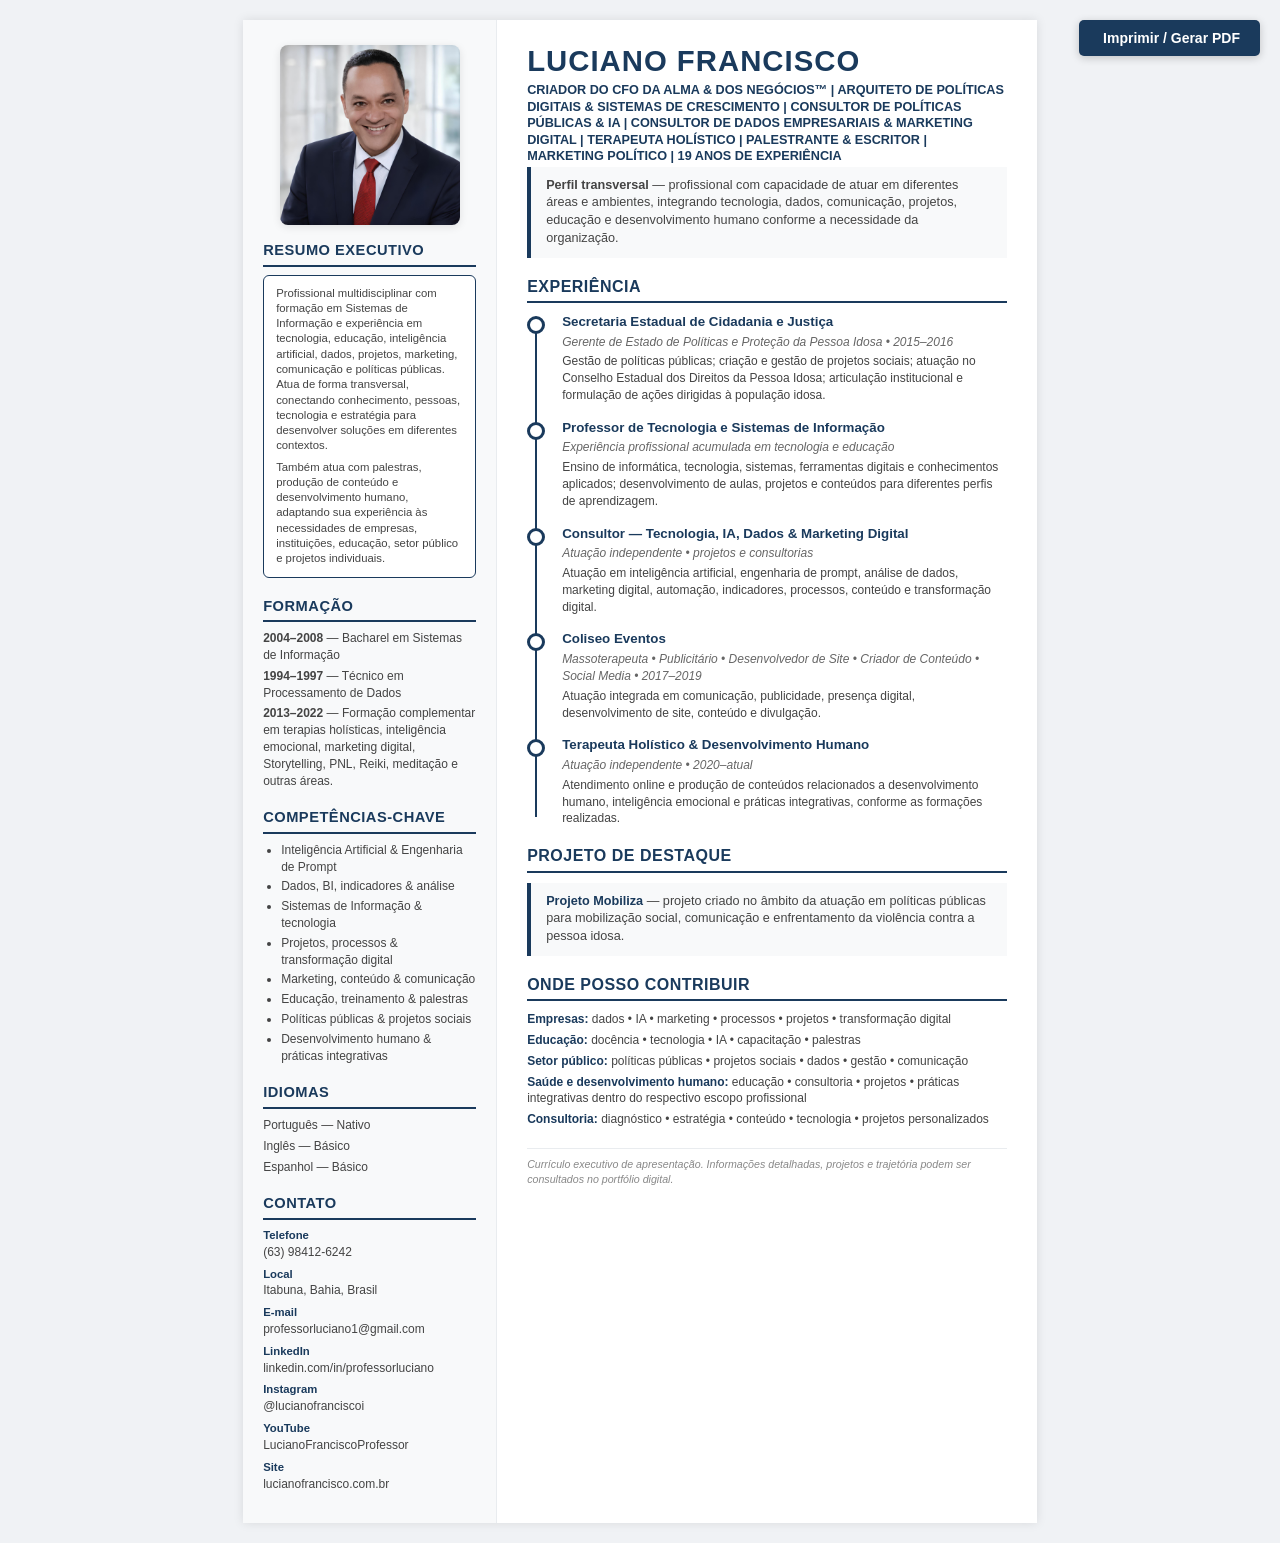
<file: curriculo-executivo/index.html>
<!DOCTYPE html>
<html lang="pt-BR">
<head>
    <meta charset="UTF-8">
    <meta name="viewport" content="width=device-width, initial-scale=1.0">
    <title>Luciano Francisco — Currículo Executivo</title>
    <style>
        * {
            margin: 0;
            padding: 0;
            box-sizing: border-box;
        }

        body {
            font-family: 'Segoe UI', Tahoma, Geneva, Verdana, sans-serif;
            background-color: #f0f2f5;
            color: #333;
            line-height: 1.4;
            font-size: 10pt;
        }

        .page {
            width: 210mm;
            min-height: 297mm;
            margin: 20px auto;
            background: white;
            box-shadow: 0 0 10px rgba(0,0,0,0.1);
            display: flex;
            overflow: hidden;
        }

        /* Sidebar */
        .sidebar {
            width: 32%;
            background-color: #f8f9fa;
            padding: 25px 20px;
            border-right: 1px solid #e9ecef;
        }

        .profile-photo {
            width: 100%;
            max-width: 180px;
            margin: 0 auto 15px;
            display: block;
            border-radius: 8px;
            box-shadow: 0 2px 8px rgba(0,0,0,0.1);
        }

        .sidebar h2 {
            font-size: 11pt;
            color: #1a3a5c;
            border-bottom: 2px solid #1a3a5c;
            padding-bottom: 4px;
            margin-bottom: 8px;
            margin-top: 18px;
            text-transform: uppercase;
            letter-spacing: 0.5px;
        }

        .sidebar h2:first-of-type {
            margin-top: 10px;
        }

        .sidebar p, .sidebar li {
            font-size: 9pt;
            color: #444;
            margin-bottom: 4px;
        }

        .sidebar ul {
            list-style-type: disc;
            padding-left: 18px;
        }

        .sidebar ul li {
            margin-bottom: 3px;
        }

        .contact-item {
            margin-bottom: 6px;
            font-size: 9pt;
        }

        .contact-item strong {
            display: block;
            color: #1a3a5c;
            font-size: 8.5pt;
        }

        .contact-item span {
            color: #444;
            word-break: break-all;
        }

        /* Quadro do Resumo */
        .resumo-box {
            border: 1.5px solid #1a3a5c;
            border-radius: 6px;
            padding: 10px 12px;
            background-color: #fff;
            margin-bottom: 5px;
        }

        .resumo-box p {
            font-size: 8.5pt;
            color: #444;
            margin-bottom: 6px;
            line-height: 1.35;
        }

        .resumo-box p:last-child {
            margin-bottom: 0;
        }

        /* Main Content */
        .main {
            width: 68%;
            padding: 25px 30px;
        }

        .header-name {
            margin-bottom: 5px;
        }

        .header-name h1 {
            font-size: 22pt;
            color: #1a3a5c;
            font-weight: 700;
            letter-spacing: 1px;
            line-height: 1.1;
        }

        .header-title {
            font-size: 9.5pt;
            color: #1a3a5c;
            font-weight: 600;
            margin-bottom: 2px;
            text-transform: uppercase;
            line-height: 1.3;
        }

        .header-subtitle {
            font-size: 8.5pt;
            color: #555;
            margin-bottom: 15px;
        }

        .profile-box {
            background-color: #f8f9fa;
            border-left: 4px solid #1a3a5c;
            padding: 10px 15px;
            margin-bottom: 18px;
            font-size: 9.5pt;
            color: #444;
        }

        .main h2 {
            font-size: 12pt;
            color: #1a3a5c;
            border-bottom: 2px solid #1a3a5c;
            padding-bottom: 3px;
            margin-bottom: 10px;
            margin-top: 18px;
            text-transform: uppercase;
            letter-spacing: 0.5px;
        }

        .main h2:first-of-type {
            margin-top: 10px;
        }

        /* Timeline de Experiências */
        .timeline {
            position: relative;
            padding-left: 35px;
        }

        .timeline::before {
            content: '';
            position: absolute;
            left: 8px;
            top: 10px;
            bottom: 10px;
            width: 2px;
            background-color: #1a3a5c;
        }

        .experience-item {
            margin-bottom: 15px;
            position: relative;
        }

        .experience-item:last-child {
            margin-bottom: 0;
        }

        .experience-marker {
            position: absolute;
            left: -35px;
            top: 3px;
            width: 18px;
            height: 18px;
            border: 3px solid #1a3a5c;
            border-radius: 50%;
            background-color: white;
            z-index: 1;
        }

        .experience-item h3 {
            font-size: 10pt;
            color: #1a3a5c;
            font-weight: 700;
            margin-bottom: 2px;
        }

        .experience-item .role {
            font-size: 9pt;
            color: #666;
            font-style: italic;
            margin-bottom: 3px;
        }

        .experience-item p {
            font-size: 9pt;
            color: #444;
        }

        .highlight-box {
            background-color: #f8f9fa;
            border-left: 4px solid #1a3a5c;
            padding: 10px 15px;
            margin-bottom: 15px;
            font-size: 9.5pt;
            color: #444;
        }

        .highlight-box strong {
            color: #1a3a5c;
        }

        .contribute-section p {
            font-size: 9pt;
            color: #444;
            margin-bottom: 4px;
        }

        .contribute-section strong {
            color: #1a3a5c;
        }

        .footer-note {
            margin-top: 20px;
            font-size: 8pt;
            color: #888;
            font-style: italic;
            border-top: 1px solid #e9ecef;
            padding-top: 8px;
        }

        /* Print Button */
        .print-btn {
            position: fixed;
            top: 20px;
            right: 20px;
            background-color: #1a3a5c;
            color: white;
            border: none;
            padding: 10px 20px;
            border-radius: 5px;
            cursor: pointer;
            font-size: 14px;
            font-weight: 600;
            box-shadow: 0 2px 8px rgba(0,0,0,0.2);
            z-index: 1000;
            display: flex;
            align-items: center;
            gap: 8px;
        }

        .print-btn:hover {
            background-color: #2c5282;
        }

        /* Print Styles */
        @media print {
            body {
                background: white;
                margin: 0;
                padding: 0;
            }

            .page {
                margin: 0;
                box-shadow: none;
                width: 210mm;
                height: 297mm;
                page-break-after: avoid;
            }

            .print-btn {
                display: none !important;
            }

            @page {
                size: A4;
                margin: 0;
            }
        }
    </style>
</head>
<body>

    <button class="print-btn" onclick="window.print()">
        ️ Imprimir / Gerar PDF
    </button>

    <div class="page">
        <!-- Sidebar -->
        <aside class="sidebar">
            <img src="../assets/luciano.jpg" alt="Luciano Francisco" class="profile-photo">

            <h2>Resumo Executivo</h2>
            <div class="resumo-box">
                <p>Profissional multidisciplinar com formação em Sistemas de Informação e experiência em tecnologia, educação, inteligência artificial, dados, projetos, marketing, comunicação e políticas públicas. Atua de forma transversal, conectando conhecimento, pessoas, tecnologia e estratégia para desenvolver soluções em diferentes contextos.</p>
                <p>Também atua com palestras, produção de conteúdo e desenvolvimento humano, adaptando sua experiência às necessidades de empresas, instituições, educação, setor público e projetos individuais.</p>
            </div>

            <h2>Formação</h2>
            <p><strong>2004–2008</strong> — Bacharel em Sistemas de Informação</p>
            <p><strong>1994–1997</strong> — Técnico em Processamento de Dados</p>
            <p><strong>2013–2022</strong> — Formação complementar em terapias holísticas, inteligência emocional, marketing digital, Storytelling, PNL, Reiki, meditação e outras áreas.</p>

            <h2>Competências-chave</h2>
            <ul>
                <li>Inteligência Artificial & Engenharia de Prompt</li>
                <li>Dados, BI, indicadores & análise</li>
                <li>Sistemas de Informação & tecnologia</li>
                <li>Projetos, processos & transformação digital</li>
                <li>Marketing, conteúdo & comunicação</li>
                <li>Educação, treinamento & palestras</li>
                <li>Políticas públicas & projetos sociais</li>
                <li>Desenvolvimento humano & práticas integrativas</li>
            </ul>

            <h2>Idiomas</h2>
            <p>Português — Nativo</p>
            <p>Inglês — Básico</p>
            <p>Espanhol — Básico</p>

            <h2>Contato</h2>
            <div class="contact-item">
                <strong>Telefone</strong>
                <span>(63) 98412-6242</span>
            </div>
            <div class="contact-item">
                <strong>Local</strong>
                <span>Itabuna, Bahia, Brasil</span>
            </div>
            <div class="contact-item">
                <strong>E-mail</strong>
                <span>professorluciano1@gmail.com</span>
            </div>
            <div class="contact-item">
                <strong>LinkedIn</strong>
                <span>linkedin.com/in/professorluciano</span>
            </div>
            <div class="contact-item">
                <strong>Instagram</strong>
                <span>@lucianofranciscoi</span>
            </div>
            <div class="contact-item">
                <strong>YouTube</strong>
                <span>LucianoFranciscoProfessor</span>
            </div>
            <div class="contact-item">
                <strong>Site</strong>
                <span>lucianofrancisco.com.br</span>
            </div>
        </aside>

        <!-- Main Content -->
        <main class="main">
            <div class="header-name">
                <h1>LUCIANO FRANCISCO</h1>
            </div>
            <div class="header-title">Criador do CFO da Alma & dos Negócios™ | Arquiteto de Políticas Digitais & Sistemas de Crescimento | Consultor de Políticas Públicas & IA | Consultor de Dados Empresariais & Marketing Digital | Terapeuta Holístico | Palestrante & Escritor | Marketing Político | 19 Anos de Experiência</div>

            <div class="profile-box">
                <strong>Perfil transversal</strong> — profissional com capacidade de atuar em diferentes áreas e ambientes, integrando tecnologia, dados, comunicação, projetos, educação e desenvolvimento humano conforme a necessidade da organização.
            </div>

            <h2>Experiência</h2>

            <div class="timeline">
                <div class="experience-item">
                    <div class="experience-marker"></div>
                    <h3>Secretaria Estadual de Cidadania e Justiça</h3>
                    <div class="role">Gerente de Estado de Políticas e Proteção da Pessoa Idosa • 2015–2016</div>
                    <p>Gestão de políticas públicas; criação e gestão de projetos sociais; atuação no Conselho Estadual dos Direitos da Pessoa Idosa; articulação institucional e formulação de ações dirigidas à população idosa.</p>
                </div>

                <div class="experience-item">
                    <div class="experience-marker"></div>
                    <h3>Professor de Tecnologia e Sistemas de Informação</h3>
                    <div class="role">Experiência profissional acumulada em tecnologia e educação</div>
                    <p>Ensino de informática, tecnologia, sistemas, ferramentas digitais e conhecimentos aplicados; desenvolvimento de aulas, projetos e conteúdos para diferentes perfis de aprendizagem.</p>
                </div>

                <div class="experience-item">
                    <div class="experience-marker"></div>
                    <h3>Consultor — Tecnologia, IA, Dados & Marketing Digital</h3>
                    <div class="role">Atuação independente • projetos e consultorias</div>
                    <p>Atuação em inteligência artificial, engenharia de prompt, análise de dados, marketing digital, automação, indicadores, processos, conteúdo e transformação digital.</p>
                </div>

                <div class="experience-item">
                    <div class="experience-marker"></div>
                    <h3>Coliseo Eventos</h3>
                    <div class="role">Massoterapeuta • Publicitário • Desenvolvedor de Site • Criador de Conteúdo • Social Media • 2017–2019</div>
                    <p>Atuação integrada em comunicação, publicidade, presença digital, desenvolvimento de site, conteúdo e divulgação.</p>
                </div>

                <div class="experience-item">
                    <div class="experience-marker"></div>
                    <h3>Terapeuta Holístico & Desenvolvimento Humano</h3>
                    <div class="role">Atuação independente • 2020–atual</div>
                    <p>Atendimento online e produção de conteúdos relacionados a desenvolvimento humano, inteligência emocional e práticas integrativas, conforme as formações realizadas.</p>
                </div>
            </div>

            <h2>Projeto de destaque</h2>
            <div class="highlight-box">
                <strong>Projeto Mobiliza</strong> — projeto criado no âmbito da atuação em políticas públicas para mobilização social, comunicação e enfrentamento da violência contra a pessoa idosa.
            </div>

            <h2>Onde posso contribuir</h2>
            <div class="contribute-section">
                <p><strong>Empresas:</strong> dados • IA • marketing • processos • projetos • transformação digital</p>
                <p><strong>Educação:</strong> docência • tecnologia • IA • capacitação • palestras</p>
                <p><strong>Setor público:</strong> políticas públicas • projetos sociais • dados • gestão • comunicação</p>
                <p><strong>Saúde e desenvolvimento humano:</strong> educação • consultoria • projetos • práticas integrativas dentro do respectivo escopo profissional</p>
                <p><strong>Consultoria:</strong> diagnóstico • estratégia • conteúdo • tecnologia • projetos personalizados</p>
            </div>

            <div class="footer-note">
                Currículo executivo de apresentação. Informações detalhadas, projetos e trajetória podem ser consultados no portfólio digital.
            </div>
        </main>
    </div>

</body>
</html>
</file>
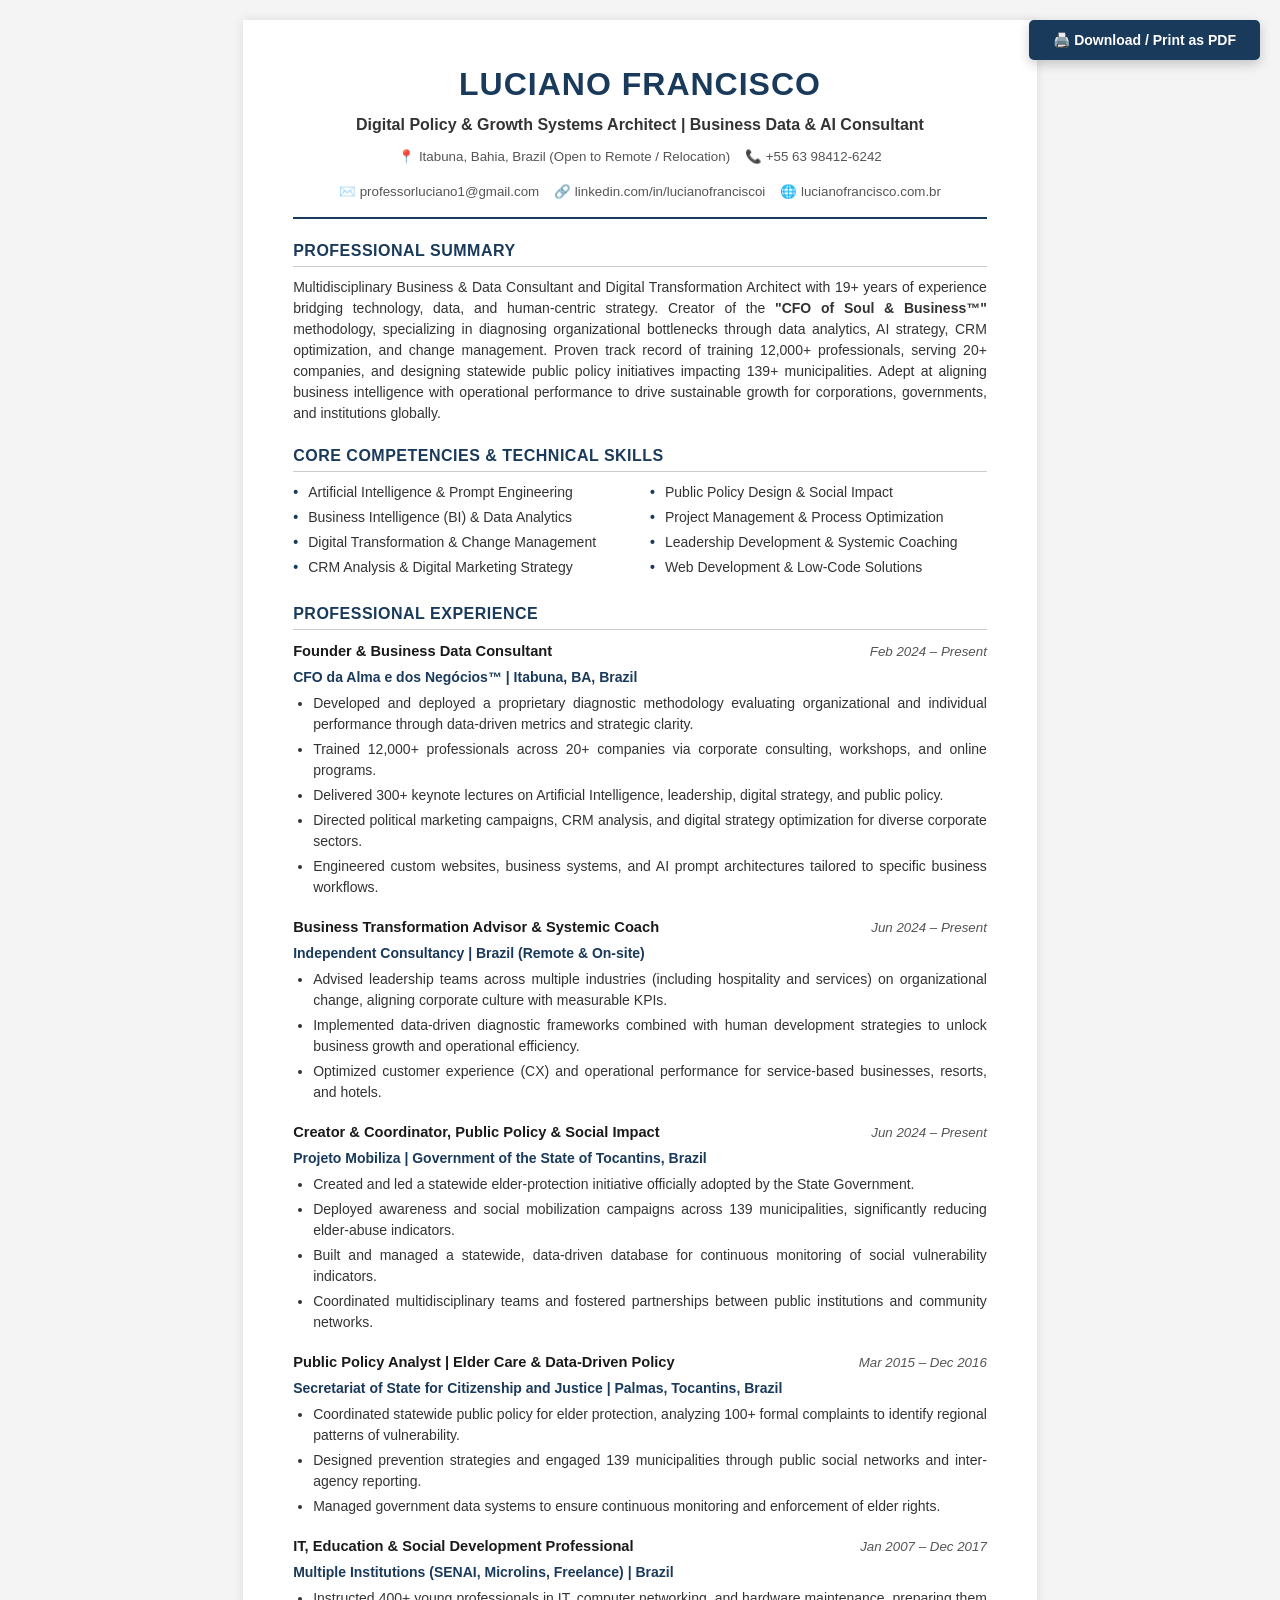
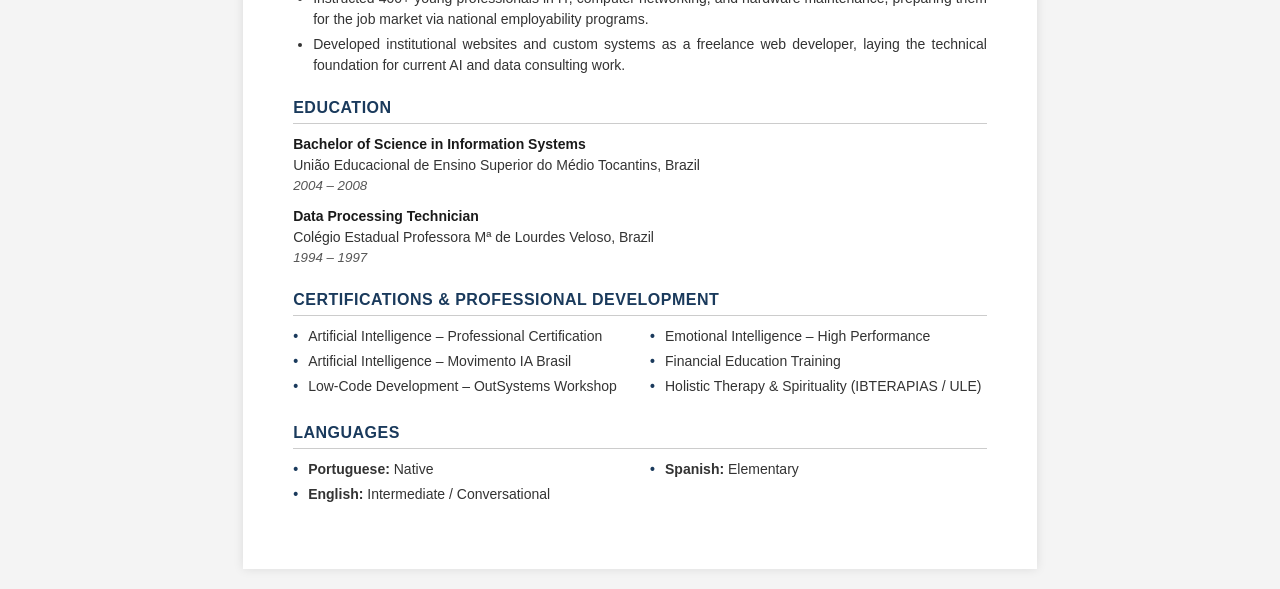
<file: curriculum-ats-internacional/index.html>
<!DOCTYPE html>
<html lang="en">
<head>
    <meta charset="UTF-8">
    <meta name="viewport" content="width=device-width, initial-scale=1.0">
    <title>Luciano Francisco - International ATS Resume</title>
    <style>
        /* ATS-Friendly & Print-Optimized Styles */
        * {
            margin: 0;
            padding: 0;
            box-sizing: border-box;
        }

        body {
            font-family: 'Arial', 'Helvetica', sans-serif; /* Standard ATS fonts */
            background-color: #f4f4f4;
            color: #1a1a1a;
            line-height: 1.5;
            font-size: 11pt;
        }

        .page {
            width: 210mm; /* A4 width */
            min-height: 297mm;
            margin: 20px auto;
            background: white;
            padding: 40px 50px;
            box-shadow: 0 0 10px rgba(0,0,0,0.1);
        }

        /* Header */
        .header {
            text-align: center;
            border-bottom: 2px solid #1a3a5c;
            padding-bottom: 15px;
            margin-bottom: 20px;
        }

        .header h1 {
            font-size: 24pt;
            color: #1a3a5c;
            text-transform: uppercase;
            letter-spacing: 1px;
            margin-bottom: 5px;
        }

        .header .title {
            font-size: 12pt;
            color: #333;
            font-weight: bold;
            margin-bottom: 10px;
        }

        .contact-info {
            font-size: 10pt;
            color: #555;
            display: flex;
            justify-content: center;
            flex-wrap: wrap;
            gap: 15px;
        }

        .contact-info span {
            display: flex;
            align-items: center;
            gap: 5px;
        }

        /* Sections */
        .section {
            margin-bottom: 20px;
        }

        .section-title {
            font-size: 12pt;
            color: #1a3a5c;
            text-transform: uppercase;
            font-weight: bold;
            border-bottom: 1px solid #ccc;
            padding-bottom: 3px;
            margin-bottom: 10px;
            letter-spacing: 0.5px;
        }

        /* Summary */
        .summary p {
            text-align: justify;
            font-size: 10.5pt;
            color: #333;
        }

        /* Skills Grid */
        .skills-grid {
            display: grid;
            grid-template-columns: 1fr 1fr;
            gap: 5px 20px;
        }

        .skills-grid ul {
            list-style-type: none;
        }

        .skills-grid li {
            font-size: 10.5pt;
            color: #333;
            margin-bottom: 4px;
            padding-left: 15px;
            position: relative;
        }

        .skills-grid li::before {
            content: "•";
            color: #1a3a5c;
            font-weight: bold;
            position: absolute;
            left: 0;
        }

        /* Experience */
        .job {
            margin-bottom: 18px;
        }

        .job-header {
            display: flex;
            justify-content: space-between;
            align-items: baseline;
            margin-bottom: 5px;
        }

        .job-title {
            font-size: 11pt;
            font-weight: bold;
            color: #1a1a1a;
        }

        .job-date {
            font-size: 10pt;
            color: #555;
            font-style: italic;
            white-space: nowrap;
        }

        .company {
            font-size: 10.5pt;
            font-weight: bold;
            color: #1a3a5c;
            margin-bottom: 5px;
        }

        .job ul {
            list-style-type: disc;
            padding-left: 20px;
        }

        .job li {
            font-size: 10.5pt;
            color: #333;
            margin-bottom: 4px;
            text-align: justify;
        }

        /* Education & Certifications */
        .edu-item {
            margin-bottom: 10px;
        }

        .edu-degree {
            font-weight: bold;
            font-size: 10.5pt;
            color: #1a1a1a;
        }

        .edu-school {
            font-size: 10.5pt;
            color: #333;
        }

        .edu-date {
            font-size: 10pt;
            color: #555;
            font-style: italic;
        }

        /* Print Button */
        .print-btn {
            position: fixed;
            top: 20px;
            right: 20px;
            background-color: #1a3a5c;
            color: white;
            border: none;
            padding: 12px 24px;
            border-radius: 5px;
            cursor: pointer;
            font-size: 14px;
            font-weight: 600;
            box-shadow: 0 4px 12px rgba(0,0,0,0.2);
            z-index: 1000;
        }

        .print-btn:hover {
            background-color: #2c5282;
        }

        /* Print Styles */
        @media print {
            body {
                background: white;
                margin: 0;
                padding: 0;
            }
            .page {
                margin: 0;
                box-shadow: none;
                width: 100%;
                padding: 20px 40px;
            }
            .print-btn {
                display: none !important;
            }
            @page {
                size: A4;
                margin: 0;
            }
        }

        @media (max-width: 768px) {
            .page {
                width: 100%;
                padding: 20px;
            }
            .job-header {
                flex-direction: column;
            }
            .skills-grid {
                grid-template-columns: 1fr;
            }
        }
    </style>
</head>
<body>

    <button class="print-btn" onclick="window.print()">🖨️ Download / Print as PDF</button>

    <div class="page">
        <!-- Header -->
        <header class="header">
            <h1>Luciano Francisco</h1>
            <div class="title">Digital Policy & Growth Systems Architect | Business Data & AI Consultant</div>
            <div class="contact-info">
                <span>📍 Itabuna, Bahia, Brazil (Open to Remote / Relocation)</span>
                <span>📞 +55 63 98412-6242</span>
                <span>✉️ professorluciano1@gmail.com</span>
                <span>🔗 linkedin.com/in/lucianofranciscoi</span>
                <span>🌐 lucianofrancisco.com.br</span>
            </div>
        </header>

        <!-- Professional Summary -->
        <section class="section summary">
            <h2 class="section-title">Professional Summary</h2>
            <p>
                Multidisciplinary Business & Data Consultant and Digital Transformation Architect with 19+ years of experience bridging technology, data, and human-centric strategy. Creator of the <strong>"CFO of Soul & Business™"</strong> methodology, specializing in diagnosing organizational bottlenecks through data analytics, AI strategy, CRM optimization, and change management. Proven track record of training 12,000+ professionals, serving 20+ companies, and designing statewide public policy initiatives impacting 139+ municipalities. Adept at aligning business intelligence with operational performance to drive sustainable growth for corporations, governments, and institutions globally.
            </p>
        </section>

        <!-- Core Competencies -->
        <section class="section">
            <h2 class="section-title">Core Competencies & Technical Skills</h2>
            <div class="skills-grid">
                <ul>
                    <li>Artificial Intelligence & Prompt Engineering</li>
                    <li>Business Intelligence (BI) & Data Analytics</li>
                    <li>Digital Transformation & Change Management</li>
                    <li>CRM Analysis & Digital Marketing Strategy</li>
                </ul>
                <ul>
                    <li>Public Policy Design & Social Impact</li>
                    <li>Project Management & Process Optimization</li>
                    <li>Leadership Development & Systemic Coaching</li>
                    <li>Web Development & Low-Code Solutions</li>
                </ul>
            </div>
        </section>

        <!-- Professional Experience -->
        <section class="section">
            <h2 class="section-title">Professional Experience</h2>

            <div class="job">
                <div class="job-header">
                    <span class="job-title">Founder & Business Data Consultant</span>
                    <span class="job-date">Feb 2024 – Present</span>
                </div>
                <div class="company">CFO da Alma e dos Negócios™ | Itabuna, BA, Brazil</div>
                <ul>
                    <li>Developed and deployed a proprietary diagnostic methodology evaluating organizational and individual performance through data-driven metrics and strategic clarity.</li>
                    <li>Trained 12,000+ professionals across 20+ companies via corporate consulting, workshops, and online programs.</li>
                    <li>Delivered 300+ keynote lectures on Artificial Intelligence, leadership, digital strategy, and public policy.</li>
                    <li>Directed political marketing campaigns, CRM analysis, and digital strategy optimization for diverse corporate sectors.</li>
                    <li>Engineered custom websites, business systems, and AI prompt architectures tailored to specific business workflows.</li>
                </ul>
            </div>

            <div class="job">
                <div class="job-header">
                    <span class="job-title">Business Transformation Advisor & Systemic Coach</span>
                    <span class="job-date">Jun 2024 – Present</span>
                </div>
                <div class="company">Independent Consultancy | Brazil (Remote & On-site)</div>
                <ul>
                    <li>Advised leadership teams across multiple industries (including hospitality and services) on organizational change, aligning corporate culture with measurable KPIs.</li>
                    <li>Implemented data-driven diagnostic frameworks combined with human development strategies to unlock business growth and operational efficiency.</li>
                    <li>Optimized customer experience (CX) and operational performance for service-based businesses, resorts, and hotels.</li>
                </ul>
            </div>

            <div class="job">
                <div class="job-header">
                    <span class="job-title">Creator & Coordinator, Public Policy & Social Impact</span>
                    <span class="job-date">Jun 2024 – Present</span>
                </div>
                <div class="company">Projeto Mobiliza | Government of the State of Tocantins, Brazil</div>
                <ul>
                    <li>Created and led a statewide elder-protection initiative officially adopted by the State Government.</li>
                    <li>Deployed awareness and social mobilization campaigns across 139 municipalities, significantly reducing elder-abuse indicators.</li>
                    <li>Built and managed a statewide, data-driven database for continuous monitoring of social vulnerability indicators.</li>
                    <li>Coordinated multidisciplinary teams and fostered partnerships between public institutions and community networks.</li>
                </ul>
            </div>

            <div class="job">
                <div class="job-header">
                    <span class="job-title">Public Policy Analyst | Elder Care & Data-Driven Policy</span>
                    <span class="job-date">Mar 2015 – Dec 2016</span>
                </div>
                <div class="company">Secretariat of State for Citizenship and Justice | Palmas, Tocantins, Brazil</div>
                <ul>
                    <li>Coordinated statewide public policy for elder protection, analyzing 100+ formal complaints to identify regional patterns of vulnerability.</li>
                    <li>Designed prevention strategies and engaged 139 municipalities through public social networks and inter-agency reporting.</li>
                    <li>Managed government data systems to ensure continuous monitoring and enforcement of elder rights.</li>
                </ul>
            </div>

            <div class="job">
                <div class="job-header">
                    <span class="job-title">IT, Education & Social Development Professional</span>
                    <span class="job-date">Jan 2007 – Dec 2017</span>
                </div>
                <div class="company">Multiple Institutions (SENAI, Microlins, Freelance) | Brazil</div>
                <ul>
                    <li>Instructed 400+ young professionals in IT, computer networking, and hardware maintenance, preparing them for the job market via national employability programs.</li>
                    <li>Developed institutional websites and custom systems as a freelance web developer, laying the technical foundation for current AI and data consulting work.</li>
                </ul>
            </div>
        </section>

        <!-- Education -->
        <section class="section">
            <h2 class="section-title">Education</h2>
            <div class="edu-item">
                <div class="edu-degree">Bachelor of Science in Information Systems</div>
                <div class="edu-school">União Educacional de Ensino Superior do Médio Tocantins, Brazil</div>
                <div class="edu-date">2004 – 2008</div>
            </div>
            <div class="edu-item">
                <div class="edu-degree">Data Processing Technician</div>
                <div class="edu-school">Colégio Estadual Professora Mª de Lourdes Veloso, Brazil</div>
                <div class="edu-date">1994 – 1997</div>
            </div>
        </section>

        <!-- Certifications -->
        <section class="section">
            <h2 class="section-title">Certifications & Professional Development</h2>
            <div class="skills-grid">
                <ul>
                    <li>Artificial Intelligence – Professional Certification</li>
                    <li>Artificial Intelligence – Movimento IA Brasil</li>
                    <li>Low-Code Development – OutSystems Workshop</li>
                </ul>
                <ul>
                    <li>Emotional Intelligence – High Performance</li>
                    <li>Financial Education Training</li>
                    <li>Holistic Therapy & Spirituality (IBTERAPIAS / ULE)</li>
                </ul>
            </div>
        </section>

        <!-- Languages -->
        <section class="section">
            <h2 class="section-title">Languages</h2>
            <div class="skills-grid">
                <ul>
                    <li><strong>Portuguese:</strong> Native</li>
                    <li><strong>English:</strong> Intermediate / Conversational</li>
                </ul>
                <ul>
                    <li><strong>Spanish:</strong> Elementary</li>
                </ul>
            </div>
        </section>

    </div>

</body>
</html>
</file>
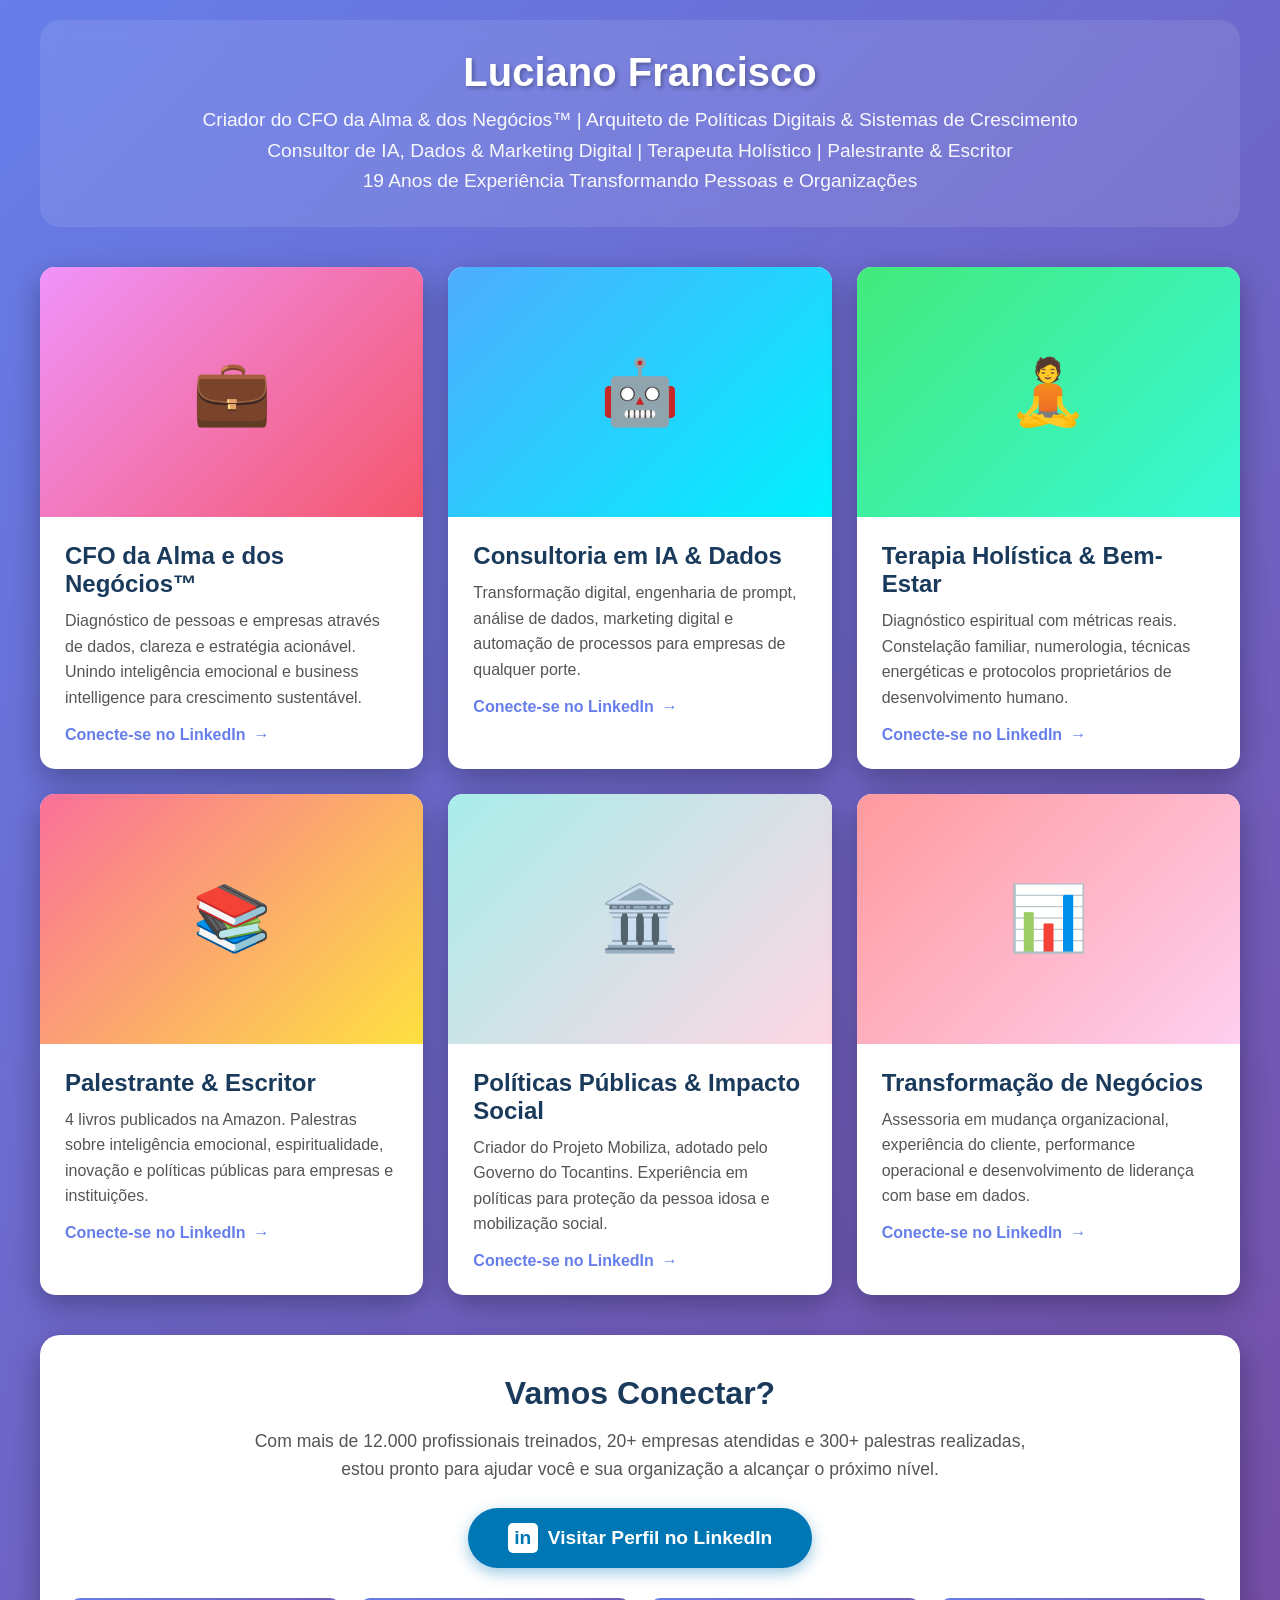
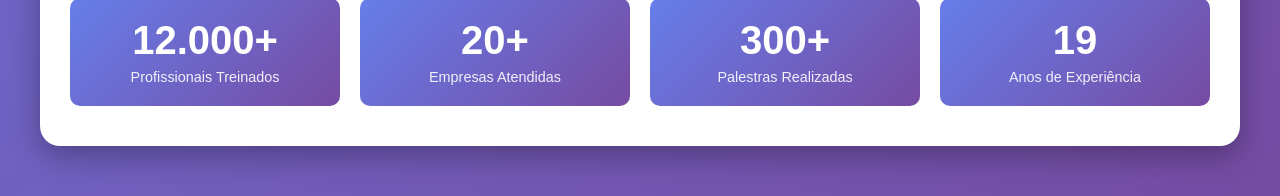
<file: linkedin/index.html>
<!DOCTYPE html>
<html lang="pt-BR">
<head>
    <meta charset="UTF-8">
    <meta name="viewport" content="width=device-width, initial-scale=1.0">
    <title>Luciano Francisco — Conecte-se Comigo</title>
    <style>
        * {
            margin: 0;
            padding: 0;
            box-sizing: border-box;
        }

        body {
            font-family: 'Segoe UI', Tahoma, Geneva, Verdana, sans-serif;
            background: linear-gradient(135deg, #667eea 0%, #764ba2 100%);
            min-height: 100vh;
            padding: 20px;
        }

        .container {
            max-width: 1200px;
            margin: 0 auto;
        }

        .header {
            text-align: center;
            color: white;
            margin-bottom: 40px;
            padding: 30px 20px;
            background: rgba(255, 255, 255, 0.1);
            border-radius: 20px;
            backdrop-filter: blur(10px);
        }

        .header h1 {
            font-size: 2.5em;
            margin-bottom: 10px;
            text-shadow: 2px 2px 4px rgba(0,0,0,0.3);
        }

        .header .tagline {
            font-size: 1.2em;
            opacity: 0.95;
            line-height: 1.6;
        }

        .services-grid {
            display: grid;
            grid-template-columns: repeat(auto-fit, minmax(350px, 1fr));
            gap: 25px;
            margin-bottom: 40px;
        }

        .service-card {
            background: white;
            border-radius: 15px;
            overflow: hidden;
            box-shadow: 0 10px 30px rgba(0,0,0,0.3);
            transition: transform 0.3s ease, box-shadow 0.3s ease;
            cursor: pointer;
            text-decoration: none;
            color: inherit;
            display: block;
        }

        .service-card:hover {
            transform: translateY(-10px);
            box-shadow: 0 15px 40px rgba(0,0,0,0.4);
        }

        .service-image {
            width: 100%;
            height: 250px;
            object-fit: cover;
            background: linear-gradient(135deg, #f093fb 0%, #f5576c 100%);
            display: flex;
            align-items: center;
            justify-content: center;
            font-size: 4em;
        }

        .service-content {
            padding: 25px;
        }

        .service-title {
            font-size: 1.5em;
            color: #1a3a5c;
            margin-bottom: 10px;
            font-weight: 700;
        }

        .service-description {
            color: #555;
            line-height: 1.6;
            margin-bottom: 15px;
        }

        .service-link {
            display: inline-flex;
            align-items: center;
            color: #667eea;
            font-weight: 600;
            text-decoration: none;
            transition: color 0.3s ease;
        }

        .service-link:hover {
            color: #764ba2;
        }

        .service-link::after {
            content: '→';
            margin-left: 8px;
            transition: transform 0.3s ease;
        }

        .service-card:hover .service-link::after {
            transform: translateX(5px);
        }

        .cta-section {
            text-align: center;
            background: white;
            padding: 40px 30px;
            border-radius: 20px;
            box-shadow: 0 10px 30px rgba(0,0,0,0.3);
            margin-bottom: 30px;
        }

        .cta-section h2 {
            color: #1a3a5c;
            font-size: 2em;
            margin-bottom: 15px;
        }

        .cta-section p {
            color: #555;
            font-size: 1.1em;
            margin-bottom: 25px;
            line-height: 1.6;
        }

        .linkedin-button {
            display: inline-flex;
            align-items: center;
            background: #0077b5;
            color: white;
            padding: 15px 40px;
            border-radius: 50px;
            text-decoration: none;
            font-size: 1.2em;
            font-weight: 600;
            transition: all 0.3s ease;
            box-shadow: 0 5px 15px rgba(0,119,181,0.4);
        }

        .linkedin-button:hover {
            background: #005885;
            transform: translateY(-3px);
            box-shadow: 0 8px 20px rgba(0,119,181,0.5);
        }

        .linkedin-button::before {
            content: 'in';
            display: inline-flex;
            align-items: center;
            justify-content: center;
            width: 30px;
            height: 30px;
            background: white;
            color: #0077b5;
            border-radius: 5px;
            margin-right: 10px;
            font-weight: bold;
        }

        .stats {
            display: grid;
            grid-template-columns: repeat(auto-fit, minmax(200px, 1fr));
            gap: 20px;
            margin-top: 30px;
        }

        .stat-item {
            background: linear-gradient(135deg, #667eea 0%, #764ba2 100%);
            color: white;
            padding: 20px;
            border-radius: 10px;
            text-align: center;
        }

        .stat-number {
            font-size: 2.5em;
            font-weight: 700;
            display: block;
            margin-bottom: 5px;
        }

        .stat-label {
            font-size: 0.9em;
            opacity: 0.9;
        }

        @media (max-width: 768px) {
            .header h1 {
                font-size: 1.8em;
            }
            
            .services-grid {
                grid-template-columns: 1fr;
            }
        }
    </style>
</head>
<body>
    <div class="container">
        <!-- Header -->
        <div class="header">
            <h1>Luciano Francisco</h1>
            <p class="tagline">
                Criador do CFO da Alma & dos Negócios™ | Arquiteto de Políticas Digitais & Sistemas de Crescimento<br>
                Consultor de IA, Dados & Marketing Digital | Terapeuta Holístico | Palestrante & Escritor<br>
                19 Anos de Experiência Transformando Pessoas e Organizações
            </p>
        </div>

        <!-- Services Grid -->
        <div class="services-grid">
            <!-- Card 1: CFO da Alma e dos Negócios -->
            <a href="https://www.linkedin.com/in/lucianofranciscoi/" target="_blank" class="service-card">
                <div class="service-image" style="background: linear-gradient(135deg, #f093fb 0%, #f5576c 100%);">
                    💼
                </div>
                <div class="service-content">
                    <h3 class="service-title">CFO da Alma e dos Negócios™</h3>
                    <p class="service-description">
                        Diagnóstico de pessoas e empresas através de dados, clareza e estratégia acionável. 
                        Unindo inteligência emocional e business intelligence para crescimento sustentável.
                    </p>
                    <span class="service-link">Conecte-se no LinkedIn</span>
                </div>
            </a>

            <!-- Card 2: Consultoria em IA e Dados -->
            <a href="https://www.linkedin.com/in/lucianofranciscoi/" target="_blank" class="service-card">
                <div class="service-image" style="background: linear-gradient(135deg, #4facfe 0%, #00f2fe 100%);">
                    🤖
                </div>
                <div class="service-content">
                    <h3 class="service-title">Consultoria em IA & Dados</h3>
                    <p class="service-description">
                        Transformação digital, engenharia de prompt, análise de dados, marketing digital 
                        e automação de processos para empresas de qualquer porte.
                    </p>
                    <span class="service-link">Conecte-se no LinkedIn</span>
                </div>
            </a>

            <!-- Card 3: Terapia Holística -->
            <a href="https://www.linkedin.com/in/lucianofranciscoi/" target="_blank" class="service-card">
                <div class="service-image" style="background: linear-gradient(135deg, #43e97b 0%, #38f9d7 100%);">
                    🧘
                </div>
                <div class="service-content">
                    <h3 class="service-title">Terapia Holística & Bem-Estar</h3>
                    <p class="service-description">
                        Diagnóstico espiritual com métricas reais. Constelação familiar, numerologia, 
                        técnicas energéticas e protocolos proprietários de desenvolvimento humano.
                    </p>
                    <span class="service-link">Conecte-se no LinkedIn</span>
                </div>
            </a>

            <!-- Card 4: Palestras e Autor -->
            <a href="https://www.linkedin.com/in/lucianofranciscoi/" target="_blank" class="service-card">
                <div class="service-image" style="background: linear-gradient(135deg, #fa709a 0%, #fee140 100%);">
                    📚
                </div>
                <div class="service-content">
                    <h3 class="service-title">Palestrante & Escritor</h3>
                    <p class="service-description">
                        4 livros publicados na Amazon. Palestras sobre inteligência emocional, 
                        espiritualidade, inovação e políticas públicas para empresas e instituições.
                    </p>
                    <span class="service-link">Conecte-se no LinkedIn</span>
                </div>
            </a>

            <!-- Card 5: Políticas Públicas -->
            <a href="https://www.linkedin.com/in/lucianofranciscoi/" target="_blank" class="service-card">
                <div class="service-image" style="background: linear-gradient(135deg, #a8edea 0%, #fed6e3 100%);">
                    🏛️
                </div>
                <div class="service-content">
                    <h3 class="service-title">Políticas Públicas & Impacto Social</h3>
                    <p class="service-description">
                        Criador do Projeto Mobiliza, adotado pelo Governo do Tocantins. 
                        Experiência em políticas para proteção da pessoa idosa e mobilização social.
                    </p>
                    <span class="service-link">Conecte-se no LinkedIn</span>
                </div>
            </a>

            <!-- Card 6: Transformação de Negócios -->
            <a href="https://www.linkedin.com/in/lucianofranciscoi/" target="_blank" class="service-card">
                <div class="service-image" style="background: linear-gradient(135deg, #ff9a9e 0%, #fecfef 100%);">
                    📊
                </div>
                <div class="service-content">
                    <h3 class="service-title">Transformação de Negócios</h3>
                    <p class="service-description">
                        Assessoria em mudança organizacional, experiência do cliente, 
                        performance operacional e desenvolvimento de liderança com base em dados.
                    </p>
                    <span class="service-link">Conecte-se no LinkedIn</span>
                </div>
            </a>
        </div>

        <!-- CTA Section -->
        <div class="cta-section">
            <h2>Vamos Conectar?</h2>
            <p>
                Com mais de 12.000 profissionais treinados, 20+ empresas atendidas e 300+ palestras realizadas,<br>
                estou pronto para ajudar você e sua organização a alcançar o próximo nível.
            </p>
            <a href="https://www.linkedin.com/in/lucianofranciscoi/" target="_blank" class="linkedin-button">
                Visitar Perfil no LinkedIn
            </a>

            <!-- Stats -->
            <div class="stats">
                <div class="stat-item">
                    <span class="stat-number">12.000+</span>
                    <span class="stat-label">Profissionais Treinados</span>
                </div>
                <div class="stat-item">
                    <span class="stat-number">20+</span>
                    <span class="stat-label">Empresas Atendidas</span>
                </div>
                <div class="stat-item">
                    <span class="stat-number">300+</span>
                    <span class="stat-label">Palestras Realizadas</span>
                </div>
                <div class="stat-item">
                    <span class="stat-number">19</span>
                    <span class="stat-label">Anos de Experiência</span>
                </div>
            </div>
        </div>
    </div>
</body>
</html>
</file>
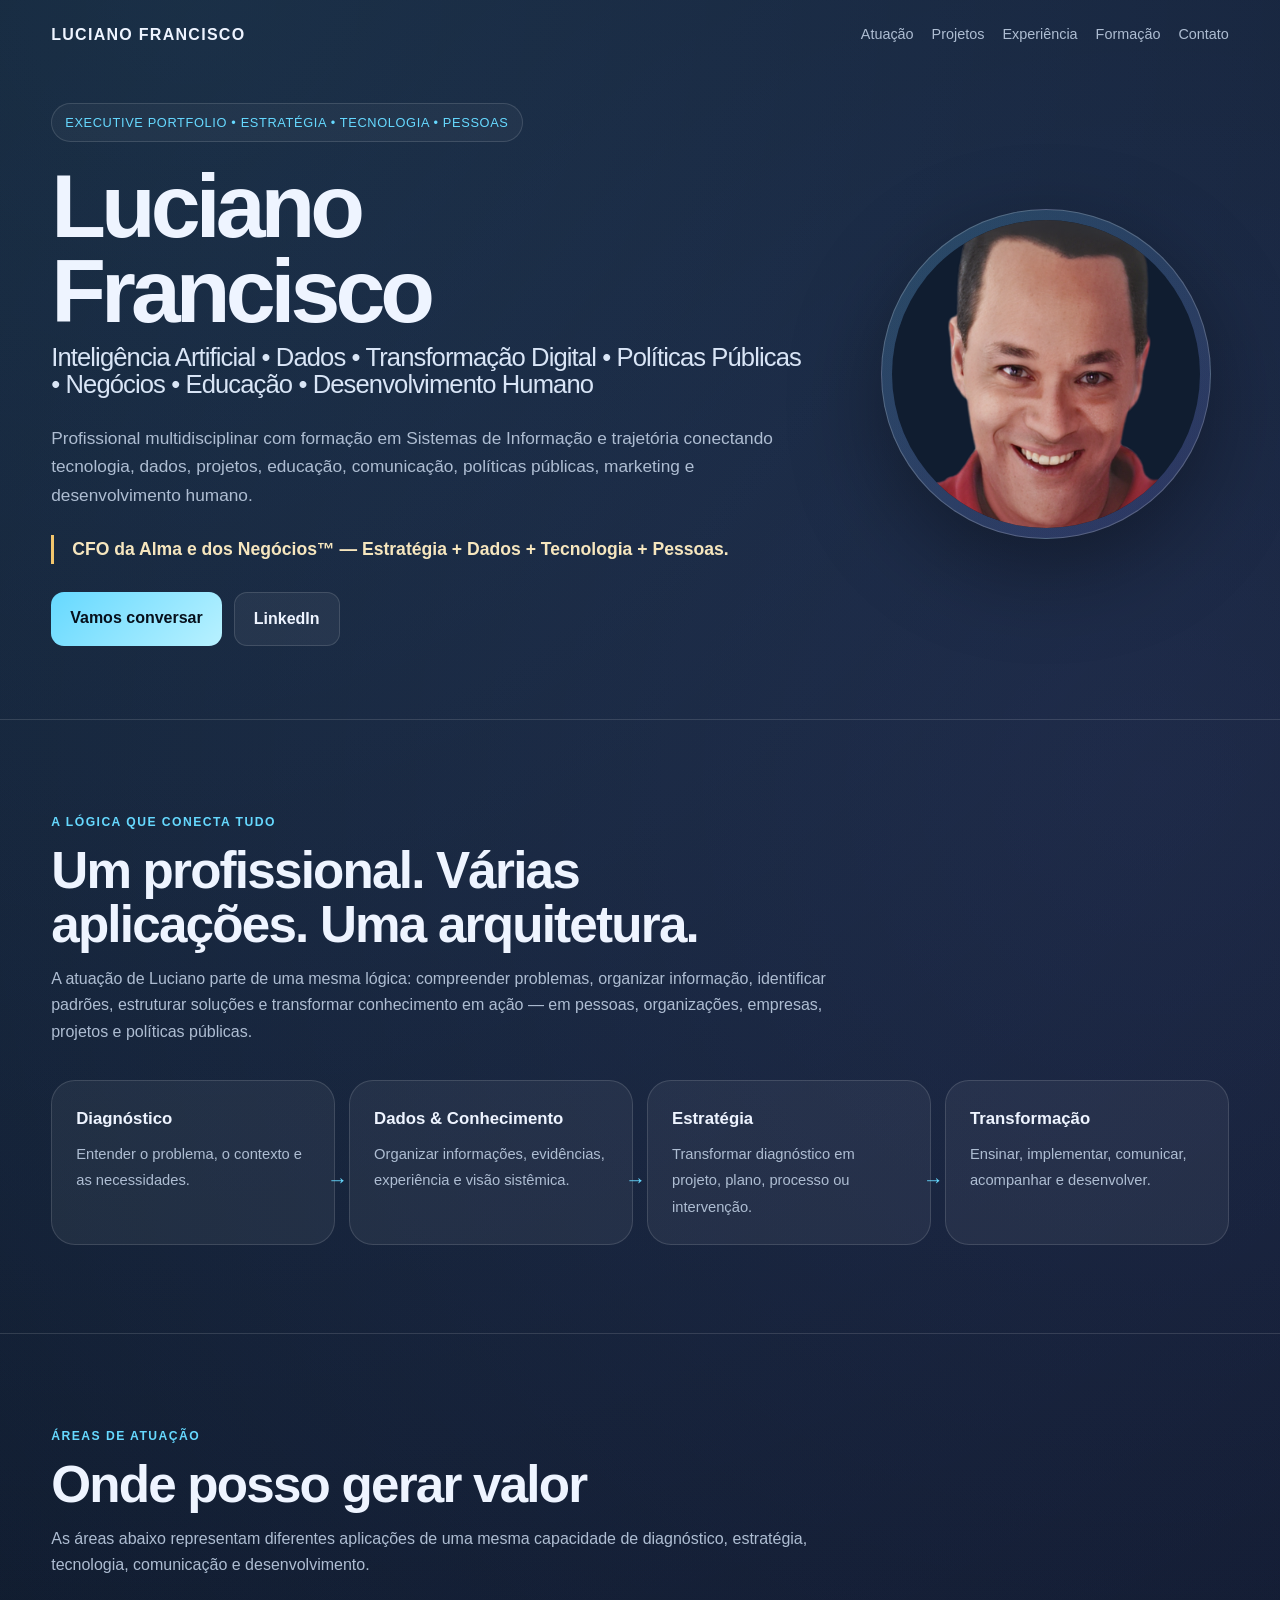
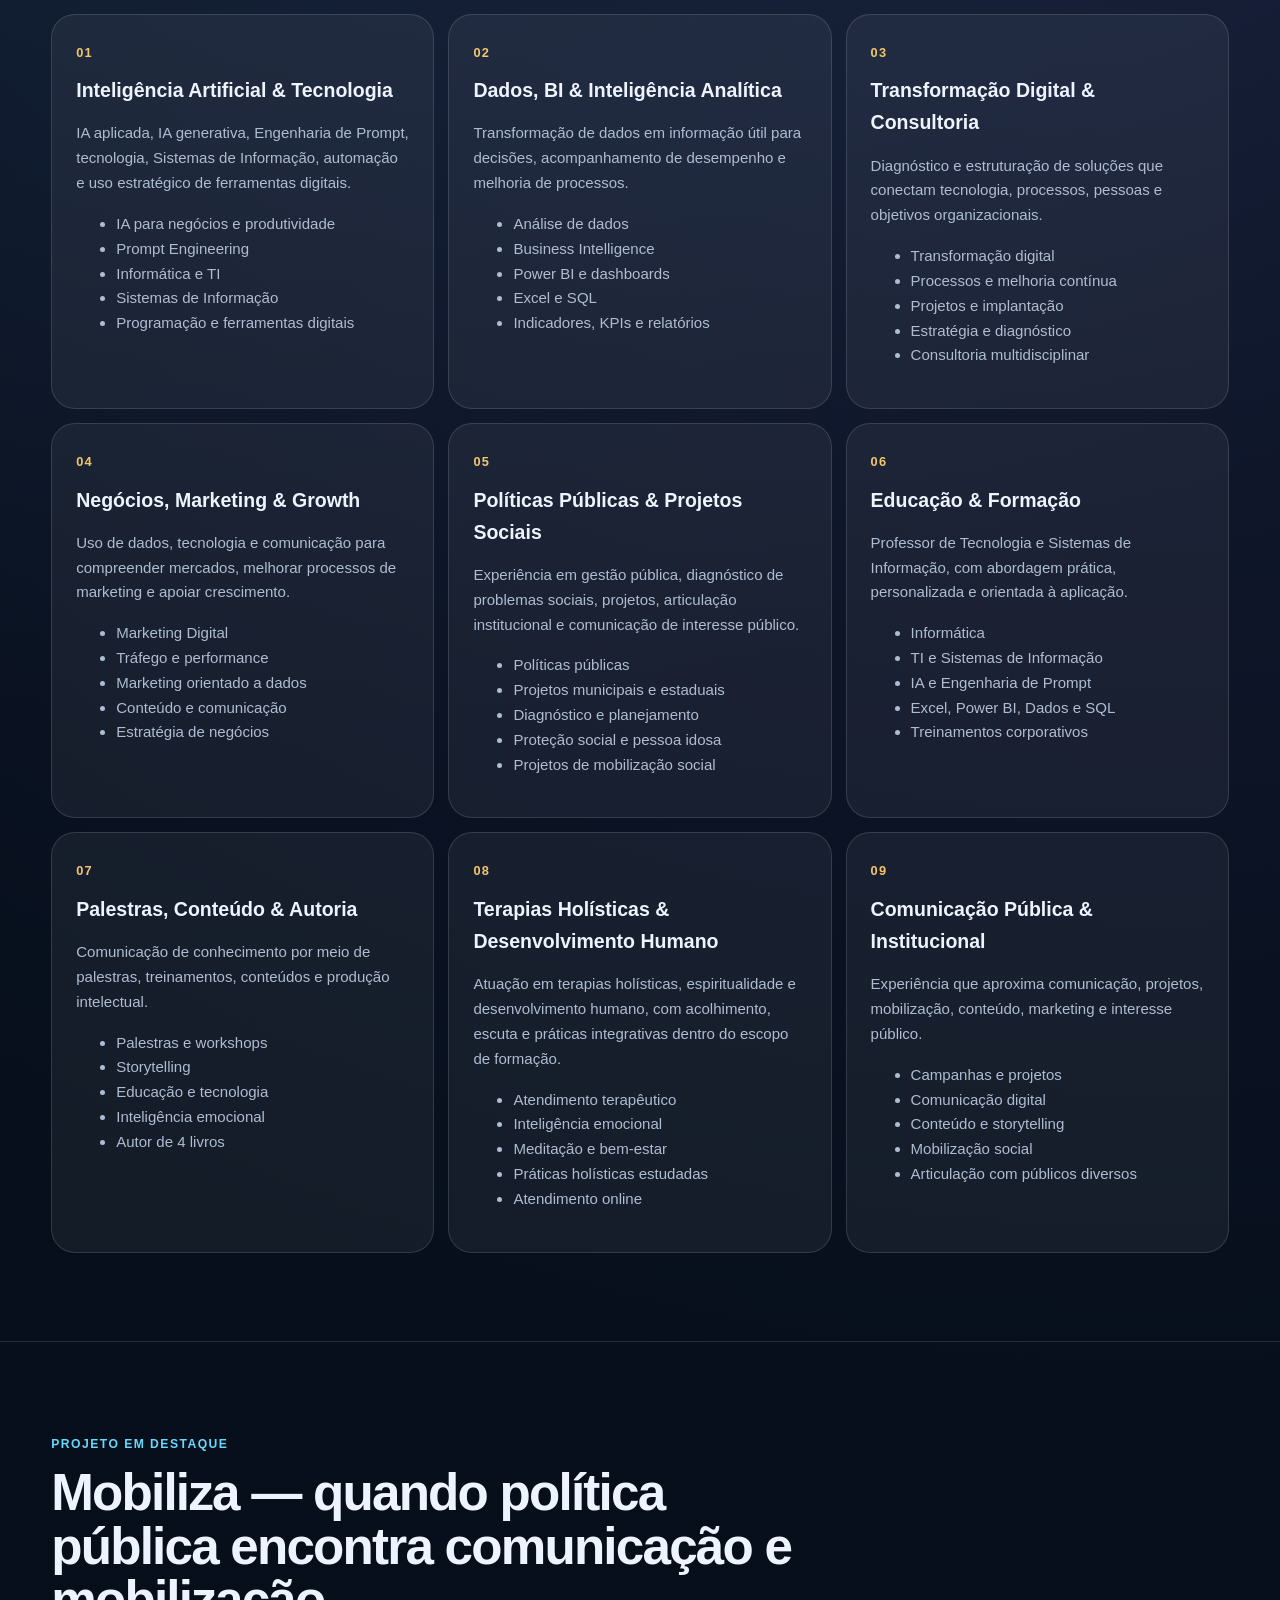
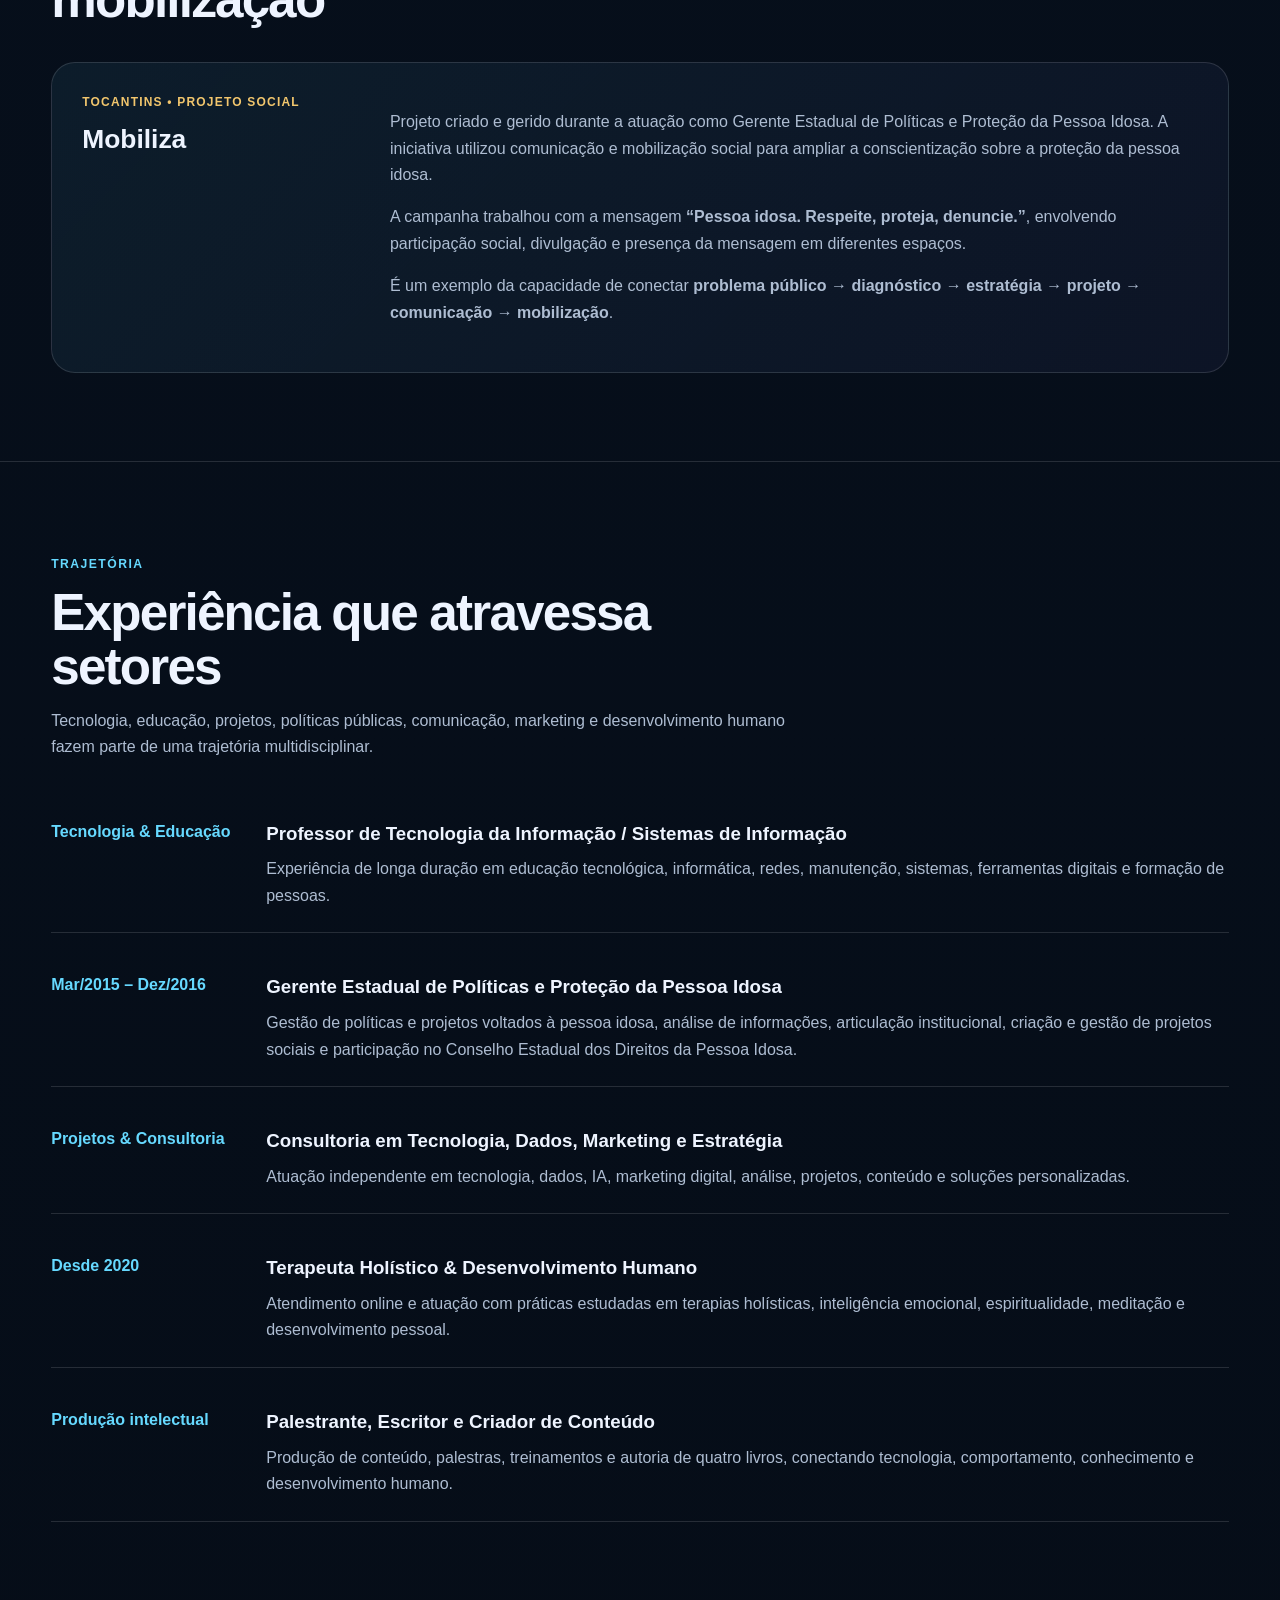
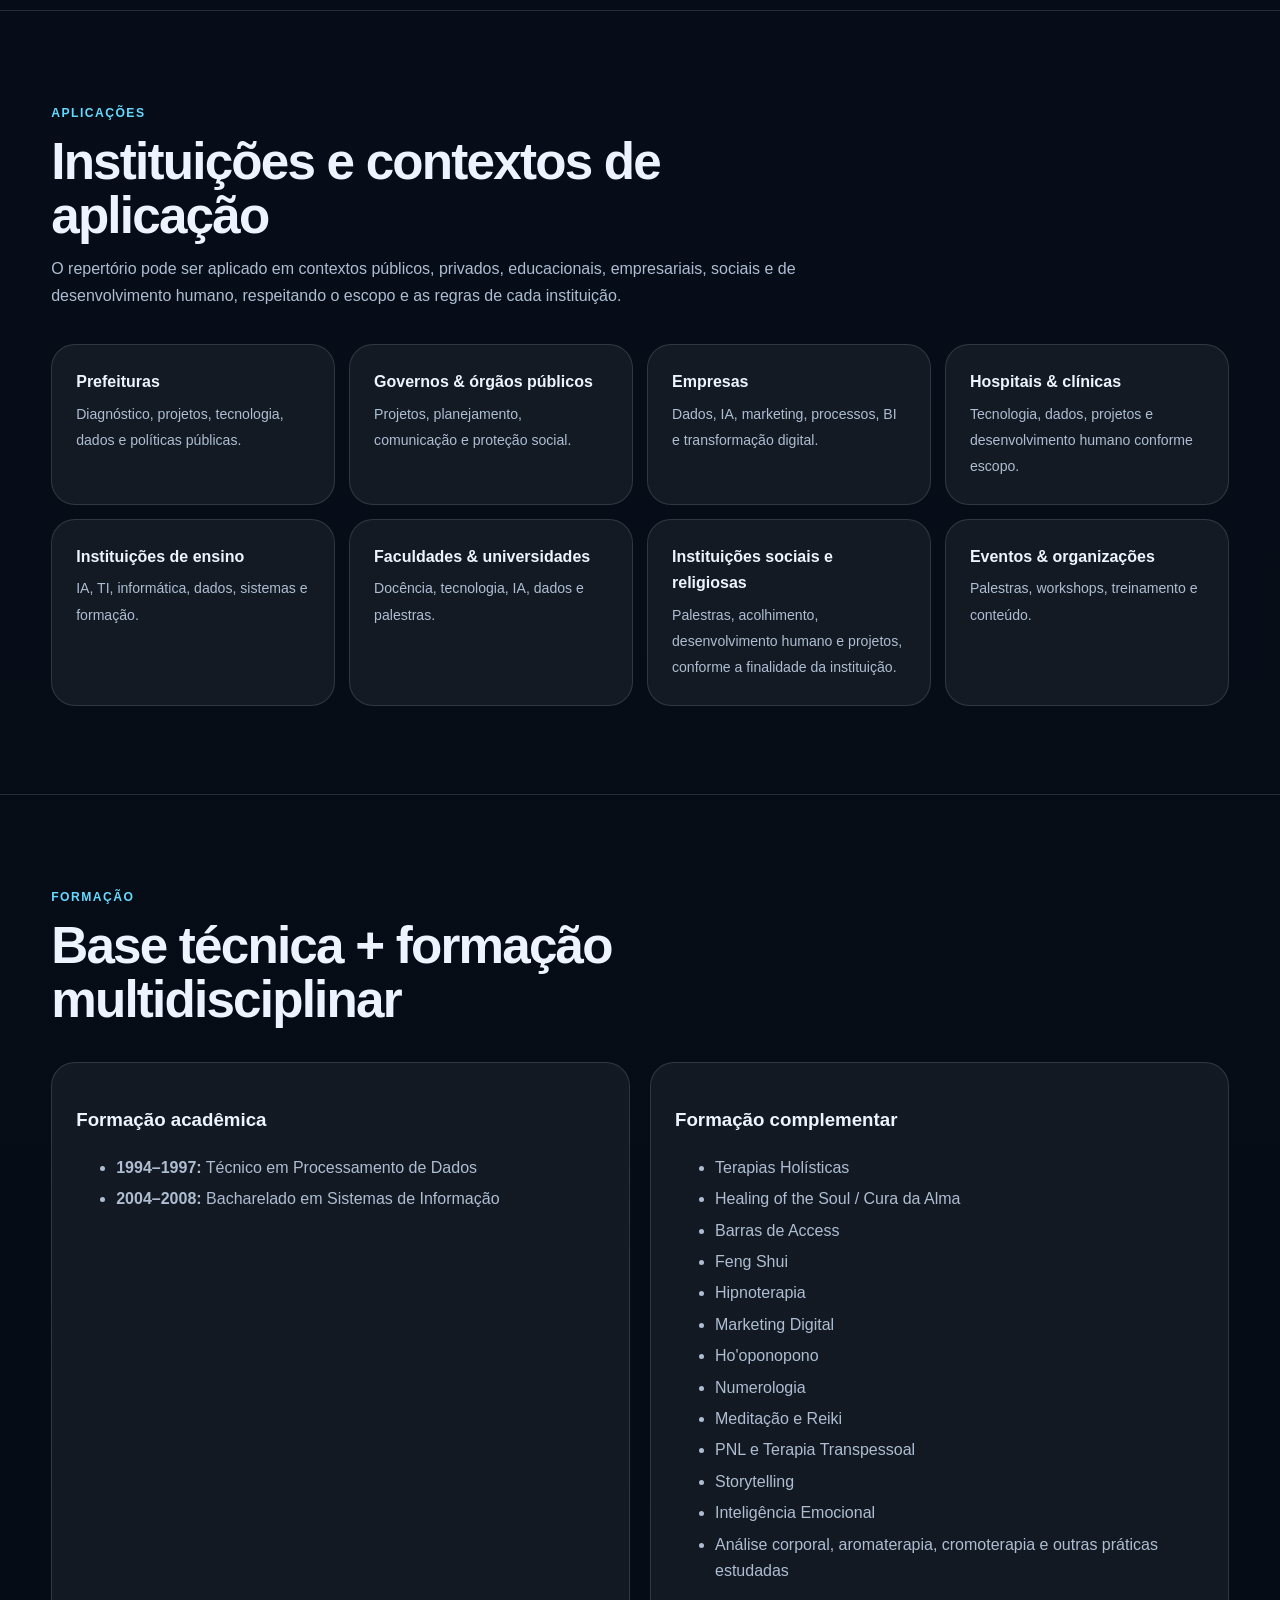
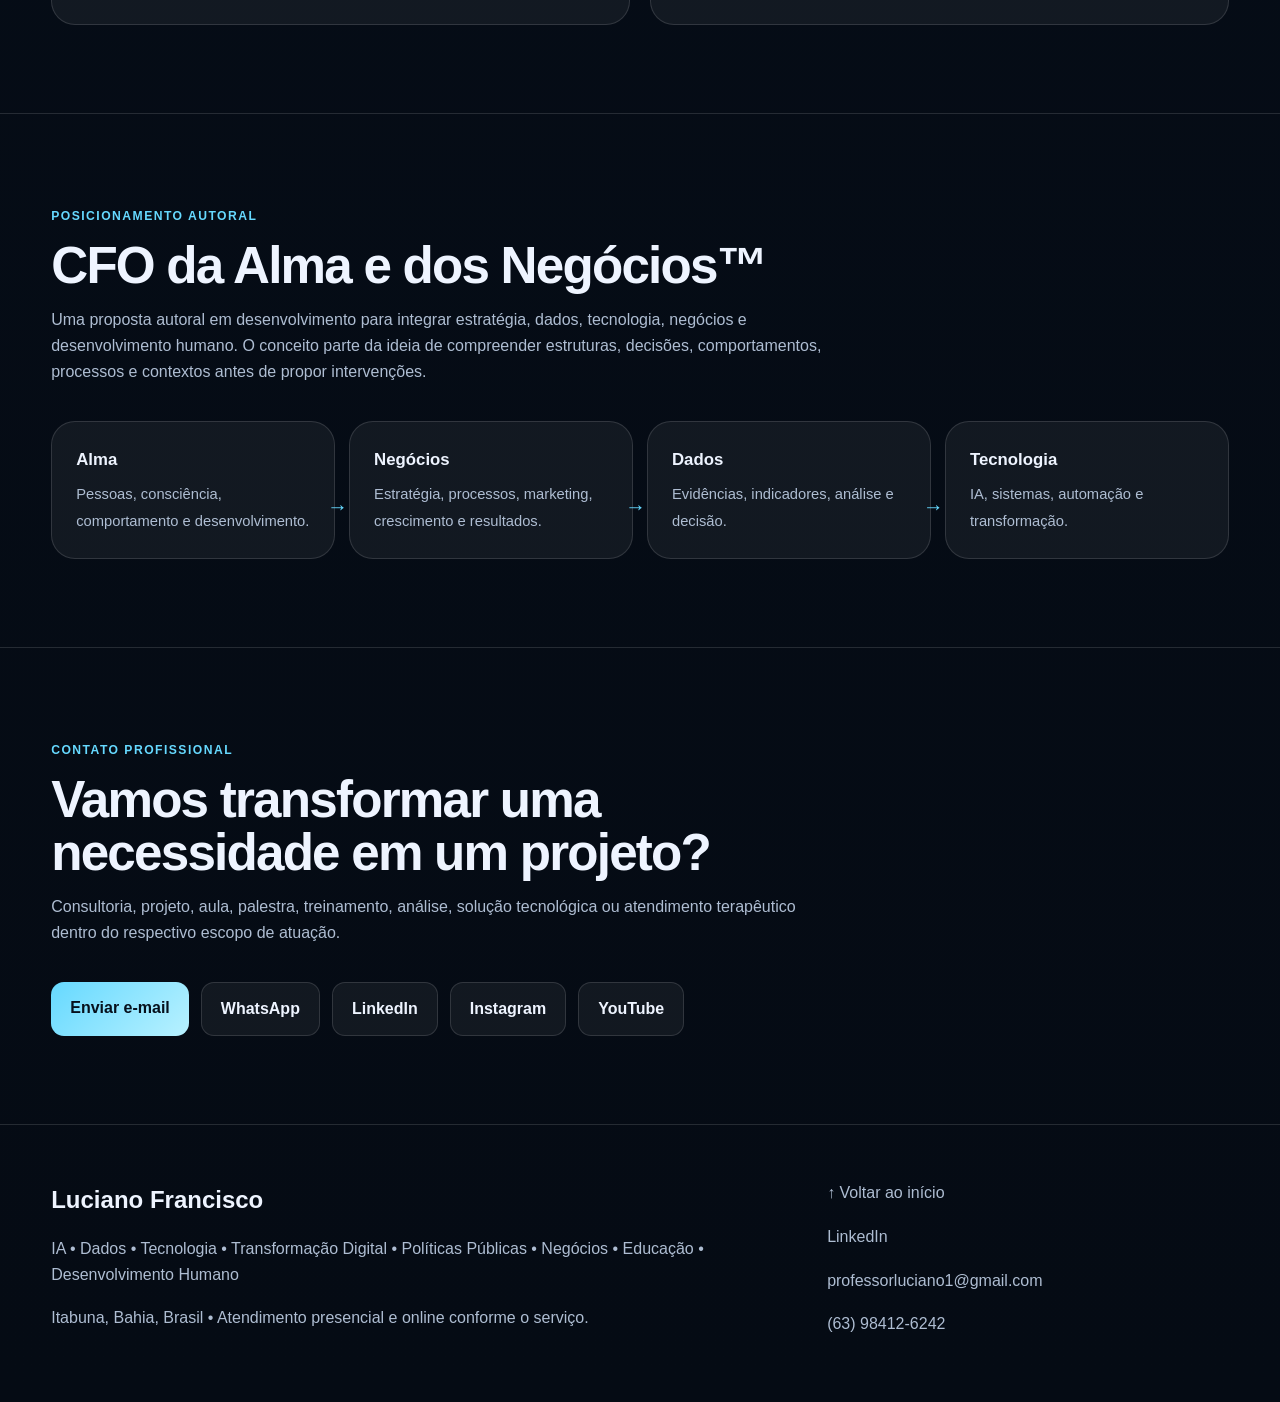
<file: Luciano_Francisco_Executive_Portfolio.html>
<!DOCTYPE html>
<html lang="pt-BR">
<head>
<meta charset="UTF-8">
<meta name="viewport" content="width=device-width,initial-scale=1.0">
<meta name="description" content="Luciano Francisco — IA, Dados, Transformação Digital, Políticas Públicas, Educação, Marketing, Desenvolvimento Humano, Palestras e Consultoria.">
<title>Luciano Francisco | Estratégia • IA • Dados • Políticas Públicas</title>
<style>
:root{--bg:#07111f;--bg2:#0c192b;--card:rgba(255,255,255,.055);--line:rgba(255,255,255,.13);--text:#eef4ff;--muted:#aebdd2;--a:#66d9ff;--b:#8d7cff;--gold:#f2c66d;--max:1180px;--r:24px}
*{box-sizing:border-box}html{scroll-behavior:smooth}body{margin:0;font-family:Inter,Segoe UI,Roboto,Arial,sans-serif;color:var(--text);background:radial-gradient(circle at 15% 0%,rgba(102,217,255,.12),transparent 30%),radial-gradient(circle at 90% 10%,rgba(141,124,255,.14),transparent 32%),linear-gradient(180deg,var(--bg),#050b14);line-height:1.65}a{color:inherit;text-decoration:none}.wrap{width:min(var(--max),92%);margin:auto}
header{position:relative;overflow:hidden;min-height:720px;display:flex;align-items:center;border-bottom:1px solid var(--line)}
nav{position:absolute;top:0;left:0;right:0;padding:22px 0;z-index:5}nav .wrap{display:flex;justify-content:space-between;align-items:center}.brand{font-weight:800;letter-spacing:.08em}.navlinks{display:flex;gap:18px;flex-wrap:wrap;color:var(--muted);font-size:.9rem}
.hero{display:grid;grid-template-columns:1.35fr .65fr;gap:55px;align-items:center;padding:100px 0 70px}.eyebrow{display:inline-flex;padding:8px 13px;border:1px solid var(--line);border-radius:999px;color:var(--a);background:rgba(255,255,255,.035);font-size:.8rem;text-transform:uppercase;letter-spacing:.05em}
h1{margin:22px 0 10px;font-size:clamp(3rem,7vw,6.2rem);line-height:.95;letter-spacing:-.055em}.hero h2{margin:0;font-size:clamp(1.15rem,2vw,1.65rem);color:#d9e5f6;font-weight:500}.hero p{color:var(--muted);font-size:1.08rem;max-width:800px;margin:26px 0}.quote{border-left:3px solid var(--gold);padding-left:18px;color:#f6e6be;font-size:1.1rem;font-weight:600}
.portrait{display:flex;justify-content:center}.frame{width:min(330px,75vw);aspect-ratio:1;border-radius:50%;border:1px solid rgba(255,255,255,.2);padding:10px;background:linear-gradient(145deg,rgba(102,217,255,.18),rgba(141,124,255,.15));box-shadow:0 30px 90px rgba(0,0,0,.35)}.portrait img{width:100%;height:100%;object-fit:cover;border-radius:50%;display:block;background:#101d30}
.cta{display:flex;gap:12px;flex-wrap:wrap;margin-top:28px}.btn{display:inline-block;padding:13px 19px;border-radius:13px;border:1px solid var(--line);background:rgba(255,255,255,.055);font-weight:700}.btn.primary{color:#06101c;background:linear-gradient(135deg,var(--a),#b8f1ff);border:0}
section{padding:88px 0;border-bottom:1px solid var(--line)}.section-head{max-width:780px;margin-bottom:35px}.kicker{color:var(--a);text-transform:uppercase;letter-spacing:.12em;font-size:.76rem;font-weight:800}h2{font-size:clamp(2rem,4vw,3.2rem);line-height:1.05;letter-spacing:-.035em;margin:10px 0 14px}.section-head p{color:var(--muted);margin:0}
.architecture,.grid{display:grid;grid-template-columns:repeat(4,1fr);gap:14px}.node,.card,.aud,.credential-box{padding:24px;border:1px solid var(--line);border-radius:var(--r);background:var(--card)}.node{position:relative}.node strong{display:block;font-size:1.05rem;margin-bottom:8px}.node span{color:var(--muted);font-size:.92rem}.node:after{content:"→";position:absolute;right:-14px;top:50%;color:var(--a);font-size:1.3rem}.node:last-child:after{display:none}
.grid{grid-template-columns:repeat(3,1fr)}.card:hover{background:rgba(255,255,255,.08);transform:translateY(-3px)}.num{color:var(--gold);font-weight:900;font-size:.8rem;letter-spacing:.1em}.card h3{margin:9px 0 10px;font-size:1.22rem}.card p,.card li{color:var(--muted);font-size:.94rem}
.case{display:grid;grid-template-columns:.35fr 1fr;gap:25px;padding:30px;border:1px solid var(--line);border-radius:var(--r);background:linear-gradient(135deg,rgba(102,217,255,.07),rgba(141,124,255,.055))}.case-label{color:var(--gold);font-weight:900;text-transform:uppercase;letter-spacing:.1em;font-size:.75rem}.case h3{font-size:1.65rem;margin:5px 0 10px}.case p{color:var(--muted)}
.timeline{display:grid;gap:16px}.experience{display:grid;grid-template-columns:190px 1fr;gap:25px;padding:23px 0;border-bottom:1px solid var(--line)}.period{color:var(--a);font-weight:800}.experience h3{margin:0 0 7px}.experience p{color:var(--muted);margin:0}
.audience{display:grid;grid-template-columns:repeat(4,1fr);gap:14px}.aud strong{display:block;margin-bottom:5px}.aud span{color:var(--muted);font-size:.88rem}.credentials{display:grid;grid-template-columns:1fr 1fr;gap:20px}.credential-box li{color:var(--muted);margin:5px 0}
footer{padding:55px 0;color:var(--muted)}.footer-grid{display:grid;grid-template-columns:1.3fr .7fr;gap:30px}.footer-name{color:var(--text);font-size:1.5rem;font-weight:900}.links{display:grid;gap:8px}
@media(max-width:900px){.hero{grid-template-columns:1fr;text-align:center}.hero p{margin-left:auto;margin-right:auto}.quote{text-align:left}.portrait{order:-1}.architecture,.grid{grid-template-columns:1fr 1fr}.audience{grid-template-columns:1fr 1fr}.credentials,.footer-grid{grid-template-columns:1fr}.navlinks{display:none}}
@media(max-width:600px){section{padding:65px 0}.architecture,.grid,.audience{grid-template-columns:1fr}.node:after{display:none}.experience,.case{grid-template-columns:1fr}.hero{text-align:center}h1{font-size:3.35rem}}
</style>
</head>
<body>

<header id="inicio">
<nav><div class="wrap"><div class="brand">LUCIANO FRANCISCO</div><div class="navlinks"><a href="#atuacao">Atuação</a><a href="#projetos">Projetos</a><a href="#experiencia">Experiência</a><a href="#formacao">Formação</a><a href="#contato">Contato</a></div></div></nav>
<div class="wrap hero">
<div>
<span class="eyebrow">Executive Portfolio • Estratégia • Tecnologia • Pessoas</span>
<h1>Luciano<br>Francisco</h1>
<h2>Inteligência Artificial • Dados • Transformação Digital • Políticas Públicas • Negócios • Educação • Desenvolvimento Humano</h2>
<p>Profissional multidisciplinar com formação em Sistemas de Informação e trajetória conectando tecnologia, dados, projetos, educação, comunicação, políticas públicas, marketing e desenvolvimento humano.</p>
<div class="quote">CFO da Alma e dos Negócios™ — Estratégia + Dados + Tecnologia + Pessoas.</div>
<div class="cta"><a class="btn primary" href="#contato">Vamos conversar</a><a class="btn" href="https://www.linkedin.com/in/professorluciano" target="_blank">LinkedIn</a></div>
</div>
<div class="portrait"><div class="frame"><img src="assets/images/avatar.png" alt="Luciano Francisco"></div></div>
</div>
</header>

<main>
<section><div class="wrap"><div class="section-head"><span class="kicker">A lógica que conecta tudo</span><h2>Um profissional. Várias aplicações. Uma arquitetura.</h2><p>A atuação de Luciano parte de uma mesma lógica: compreender problemas, organizar informação, identificar padrões, estruturar soluções e transformar conhecimento em ação — em pessoas, organizações, empresas, projetos e políticas públicas.</p></div>
<div class="architecture"><div class="node"><strong>Diagnóstico</strong><span>Entender o problema, o contexto e as necessidades.</span></div><div class="node"><strong>Dados & Conhecimento</strong><span>Organizar informações, evidências, experiência e visão sistêmica.</span></div><div class="node"><strong>Estratégia</strong><span>Transformar diagnóstico em projeto, plano, processo ou intervenção.</span></div><div class="node"><strong>Transformação</strong><span>Ensinar, implementar, comunicar, acompanhar e desenvolver.</span></div></div></div></section>

<section id="atuacao"><div class="wrap"><div class="section-head"><span class="kicker">Áreas de atuação</span><h2>Onde posso gerar valor</h2><p>As áreas abaixo representam diferentes aplicações de uma mesma capacidade de diagnóstico, estratégia, tecnologia, comunicação e desenvolvimento.</p></div>
<div class="grid">
<article class="card"><span class="num">01</span><h3>Inteligência Artificial & Tecnologia</h3><p>IA aplicada, IA generativa, Engenharia de Prompt, tecnologia, Sistemas de Informação, automação e uso estratégico de ferramentas digitais.</p><ul><li>IA para negócios e produtividade</li><li>Prompt Engineering</li><li>Informática e TI</li><li>Sistemas de Informação</li><li>Programação e ferramentas digitais</li></ul></article>
<article class="card"><span class="num">02</span><h3>Dados, BI & Inteligência Analítica</h3><p>Transformação de dados em informação útil para decisões, acompanhamento de desempenho e melhoria de processos.</p><ul><li>Análise de dados</li><li>Business Intelligence</li><li>Power BI e dashboards</li><li>Excel e SQL</li><li>Indicadores, KPIs e relatórios</li></ul></article>
<article class="card"><span class="num">03</span><h3>Transformação Digital & Consultoria</h3><p>Diagnóstico e estruturação de soluções que conectam tecnologia, processos, pessoas e objetivos organizacionais.</p><ul><li>Transformação digital</li><li>Processos e melhoria contínua</li><li>Projetos e implantação</li><li>Estratégia e diagnóstico</li><li>Consultoria multidisciplinar</li></ul></article>
<article class="card"><span class="num">04</span><h3>Negócios, Marketing & Growth</h3><p>Uso de dados, tecnologia e comunicação para compreender mercados, melhorar processos de marketing e apoiar crescimento.</p><ul><li>Marketing Digital</li><li>Tráfego e performance</li><li>Marketing orientado a dados</li><li>Conteúdo e comunicação</li><li>Estratégia de negócios</li></ul></article>
<article class="card"><span class="num">05</span><h3>Políticas Públicas & Projetos Sociais</h3><p>Experiência em gestão pública, diagnóstico de problemas sociais, projetos, articulação institucional e comunicação de interesse público.</p><ul><li>Políticas públicas</li><li>Projetos municipais e estaduais</li><li>Diagnóstico e planejamento</li><li>Proteção social e pessoa idosa</li><li>Projetos de mobilização social</li></ul></article>
<article class="card"><span class="num">06</span><h3>Educação & Formação</h3><p>Professor de Tecnologia e Sistemas de Informação, com abordagem prática, personalizada e orientada à aplicação.</p><ul><li>Informática</li><li>TI e Sistemas de Informação</li><li>IA e Engenharia de Prompt</li><li>Excel, Power BI, Dados e SQL</li><li>Treinamentos corporativos</li></ul></article>
<article class="card"><span class="num">07</span><h3>Palestras, Conteúdo & Autoria</h3><p>Comunicação de conhecimento por meio de palestras, treinamentos, conteúdos e produção intelectual.</p><ul><li>Palestras e workshops</li><li>Storytelling</li><li>Educação e tecnologia</li><li>Inteligência emocional</li><li>Autor de 4 livros</li></ul></article>
<article class="card"><span class="num">08</span><h3>Terapias Holísticas & Desenvolvimento Humano</h3><p>Atuação em terapias holísticas, espiritualidade e desenvolvimento humano, com acolhimento, escuta e práticas integrativas dentro do escopo de formação.</p><ul><li>Atendimento terapêutico</li><li>Inteligência emocional</li><li>Meditação e bem-estar</li><li>Práticas holísticas estudadas</li><li>Atendimento online</li></ul></article>
<article class="card"><span class="num">09</span><h3>Comunicação Pública & Institucional</h3><p>Experiência que aproxima comunicação, projetos, mobilização, conteúdo, marketing e interesse público.</p><ul><li>Campanhas e projetos</li><li>Comunicação digital</li><li>Conteúdo e storytelling</li><li>Mobilização social</li><li>Articulação com públicos diversos</li></ul></article>
</div></div></section>

<section id="projetos"><div class="wrap"><div class="section-head"><span class="kicker">Projeto em destaque</span><h2>Mobiliza — quando política pública encontra comunicação e mobilização</h2></div><div class="case"><div><div class="case-label">Tocantins • Projeto social</div><h3>Mobiliza</h3></div><div><p>Projeto criado e gerido durante a atuação como Gerente Estadual de Políticas e Proteção da Pessoa Idosa. A iniciativa utilizou comunicação e mobilização social para ampliar a conscientização sobre a proteção da pessoa idosa.</p><p>A campanha trabalhou com a mensagem <strong>“Pessoa idosa. Respeite, proteja, denuncie.”</strong>, envolvendo participação social, divulgação e presença da mensagem em diferentes espaços.</p><p>É um exemplo da capacidade de conectar <strong>problema público → diagnóstico → estratégia → projeto → comunicação → mobilização</strong>.</p></div></div></div></section>

<section id="experiencia"><div class="wrap"><div class="section-head"><span class="kicker">Trajetória</span><h2>Experiência que atravessa setores</h2><p>Tecnologia, educação, projetos, políticas públicas, comunicação, marketing e desenvolvimento humano fazem parte de uma trajetória multidisciplinar.</p></div><div class="timeline">
<div class="experience"><div class="period">Tecnologia & Educação</div><div><h3>Professor de Tecnologia da Informação / Sistemas de Informação</h3><p>Experiência de longa duração em educação tecnológica, informática, redes, manutenção, sistemas, ferramentas digitais e formação de pessoas.</p></div></div>
<div class="experience"><div class="period">Mar/2015 – Dez/2016</div><div><h3>Gerente Estadual de Políticas e Proteção da Pessoa Idosa</h3><p>Gestão de políticas e projetos voltados à pessoa idosa, análise de informações, articulação institucional, criação e gestão de projetos sociais e participação no Conselho Estadual dos Direitos da Pessoa Idosa.</p></div></div>
<div class="experience"><div class="period">Projetos & Consultoria</div><div><h3>Consultoria em Tecnologia, Dados, Marketing e Estratégia</h3><p>Atuação independente em tecnologia, dados, IA, marketing digital, análise, projetos, conteúdo e soluções personalizadas.</p></div></div>
<div class="experience"><div class="period">Desde 2020</div><div><h3>Terapeuta Holístico & Desenvolvimento Humano</h3><p>Atendimento online e atuação com práticas estudadas em terapias holísticas, inteligência emocional, espiritualidade, meditação e desenvolvimento pessoal.</p></div></div>
<div class="experience"><div class="period">Produção intelectual</div><div><h3>Palestrante, Escritor e Criador de Conteúdo</h3><p>Produção de conteúdo, palestras, treinamentos e autoria de quatro livros, conectando tecnologia, comportamento, conhecimento e desenvolvimento humano.</p></div></div>
</div></div></section>

<section><div class="wrap"><div class="section-head"><span class="kicker">Aplicações</span><h2>Instituições e contextos de aplicação</h2><p>O repertório pode ser aplicado em contextos públicos, privados, educacionais, empresariais, sociais e de desenvolvimento humano, respeitando o escopo e as regras de cada instituição.</p></div>
<div class="audience"><div class="aud"><strong>Prefeituras</strong><span>Diagnóstico, projetos, tecnologia, dados e políticas públicas.</span></div><div class="aud"><strong>Governos & órgãos públicos</strong><span>Projetos, planejamento, comunicação e proteção social.</span></div><div class="aud"><strong>Empresas</strong><span>Dados, IA, marketing, processos, BI e transformação digital.</span></div><div class="aud"><strong>Hospitais & clínicas</strong><span>Tecnologia, dados, projetos e desenvolvimento humano conforme escopo.</span></div><div class="aud"><strong>Instituições de ensino</strong><span>IA, TI, informática, dados, sistemas e formação.</span></div><div class="aud"><strong>Faculdades & universidades</strong><span>Docência, tecnologia, IA, dados e palestras.</span></div><div class="aud"><strong>Instituições sociais e religiosas</strong><span>Palestras, acolhimento, desenvolvimento humano e projetos, conforme a finalidade da instituição.</span></div><div class="aud"><strong>Eventos & organizações</strong><span>Palestras, workshops, treinamento e conteúdo.</span></div></div></div></section>

<section id="formacao"><div class="wrap"><div class="section-head"><span class="kicker">Formação</span><h2>Base técnica + formação multidisciplinar</h2></div><div class="credentials">
<div class="credential-box"><h3>Formação acadêmica</h3><ul><li><strong>1994–1997:</strong> Técnico em Processamento de Dados</li><li><strong>2004–2008:</strong> Bacharelado em Sistemas de Informação</li></ul></div>
<div class="credential-box"><h3>Formação complementar</h3><ul><li>Terapias Holísticas</li><li>Healing of the Soul / Cura da Alma</li><li>Barras de Access</li><li>Feng Shui</li><li>Hipnoterapia</li><li>Marketing Digital</li><li>Ho'oponopono</li><li>Numerologia</li><li>Meditação e Reiki</li><li>PNL e Terapia Transpessoal</li><li>Storytelling</li><li>Inteligência Emocional</li><li>Análise corporal, aromaterapia, cromoterapia e outras práticas estudadas</li></ul></div>
</div></div></section>

<section><div class="wrap"><div class="section-head"><span class="kicker">Posicionamento autoral</span><h2>CFO da Alma e dos Negócios™</h2><p>Uma proposta autoral em desenvolvimento para integrar estratégia, dados, tecnologia, negócios e desenvolvimento humano. O conceito parte da ideia de compreender estruturas, decisões, comportamentos, processos e contextos antes de propor intervenções.</p></div><div class="architecture"><div class="node"><strong>Alma</strong><span>Pessoas, consciência, comportamento e desenvolvimento.</span></div><div class="node"><strong>Negócios</strong><span>Estratégia, processos, marketing, crescimento e resultados.</span></div><div class="node"><strong>Dados</strong><span>Evidências, indicadores, análise e decisão.</span></div><div class="node"><strong>Tecnologia</strong><span>IA, sistemas, automação e transformação.</span></div></div></div></section>

<section id="contato"><div class="wrap"><div class="section-head"><span class="kicker">Contato profissional</span><h2>Vamos transformar uma necessidade em um projeto?</h2><p>Consultoria, projeto, aula, palestra, treinamento, análise, solução tecnológica ou atendimento terapêutico dentro do respectivo escopo de atuação.</p></div><div class="cta"><a class="btn primary" href="mailto:professorluciano1@gmail.com">Enviar e-mail</a><a class="btn" href="https://wa.me/5563984126242" target="_blank">WhatsApp</a><a class="btn" href="https://www.linkedin.com/in/professorluciano" target="_blank">LinkedIn</a><a class="btn" href="https://www.instagram.com/lucianofranciscoi" target="_blank">Instagram</a><a class="btn" href="https://www.youtube.com/@LucianoFranciscoProfessor" target="_blank">YouTube</a></div></div></section>
</main>

<footer><div class="wrap footer-grid"><div><div class="footer-name">Luciano Francisco</div><p>IA • Dados • Tecnologia • Transformação Digital • Políticas Públicas • Negócios • Educação • Desenvolvimento Humano</p><p>Itabuna, Bahia, Brasil • Atendimento presencial e online conforme o serviço.</p></div><div class="links"><a href="#inicio">↑ Voltar ao início</a><a href="https://www.linkedin.com/in/professorluciano" target="_blank">LinkedIn</a><a href="mailto:professorluciano1@gmail.com">professorluciano1@gmail.com</a><a href="https://wa.me/5563984126242" target="_blank">(63) 98412-6242</a></div></div></footer>
</body>
</html>
</file>
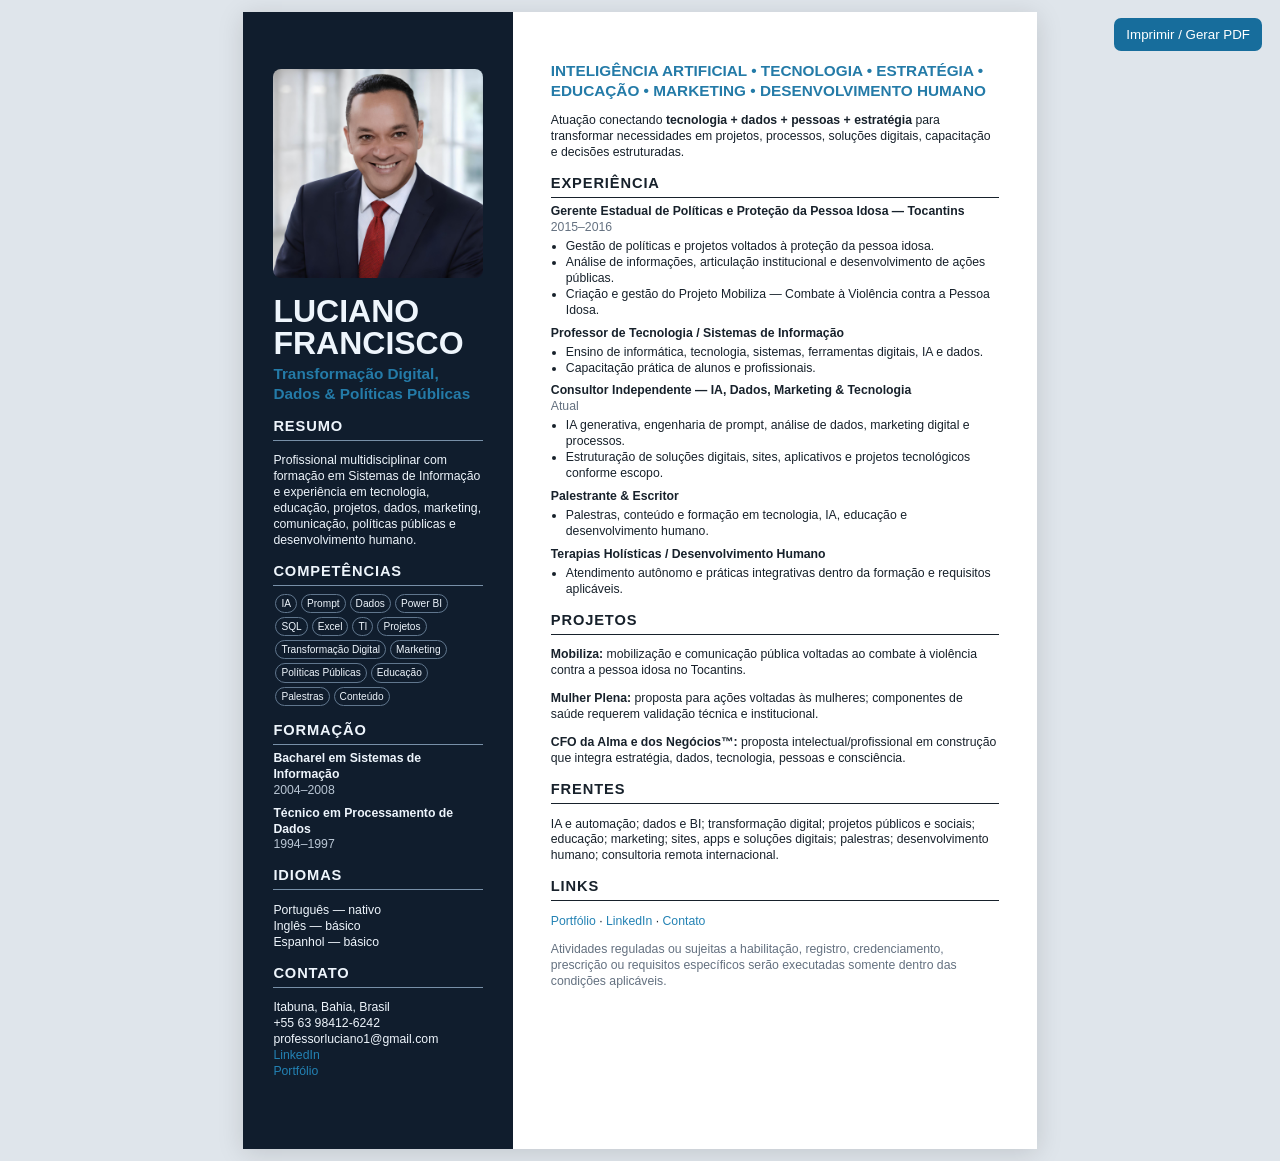
<file: curriculo-executivo/Aindex.html>
<!doctype html><html lang="pt-BR"><head><meta charset="utf-8"><meta name="viewport" content="width=device-width,initial-scale=1"><title>Luciano Francisco | Currículo Executivo</title><style>@page{size:A4;margin:0}*{box-sizing:border-box}body{margin:0;background:#dfe5eb;font-family:Arial,sans-serif;color:#17212b;font-size:9.2pt;line-height:1.3}.page{width:210mm;min-height:297mm;margin:12px auto;background:#fff;display:grid;grid-template-columns:34% 66%;box-shadow:0 4px 25px #0002}.left{background:#101d2d;color:#eef5fc;padding:15mm 8mm}.right{padding:13mm 10mm}.photo{width:100%;aspect-ratio:1;object-fit:cover;border-radius:8px}.left h2,.right h2{font-size:11pt;text-transform:uppercase;letter-spacing:.06em;margin:13px 0 6px;border-bottom:1px solid #7890a8;padding-bottom:4px}.right h2{border-color:#17212b}.left h1{font-size:24pt;line-height:1;margin:12px 0 5px}.role{font-size:11.5pt;font-weight:bold;color:#247ba8}.muted,.date{color:#647180}.left .muted{color:#bac7d5}.item{margin-bottom:7px}.item b{display:block}.tags span{display:inline-block;border:1px solid #60768d;border-radius:10px;padding:2px 5px;margin:2px;font-size:7.6pt}.left a,.right a{color:#2382b4;text-decoration:none}ul{margin:3px 0 5px 15px;padding:0}.print{position:fixed;right:18px;top:18px;padding:9px 12px;background:#176d9c;color:white;border:0;border-radius:7px}@media print{body{background:white;font-size:8.7pt}.page{margin:0;box-shadow:none}.print{display:none}}</style></head><body><button class="print" onclick="window.print()">Imprimir / Gerar PDF</button><div class="page"><aside class="left"><img class="photo" src="../assets/luciano.jpg" alt="Luciano Francisco"><h1>LUCIANO FRANCISCO</h1><div class="role">Transformação Digital, Dados & Políticas Públicas</div><h2>Resumo</h2><p>Profissional multidisciplinar com formação em Sistemas de Informação e experiência em tecnologia, educação, projetos, dados, marketing, comunicação, políticas públicas e desenvolvimento humano.</p><h2>Competências</h2><div class="tags"><span>IA</span><span>Prompt</span><span>Dados</span><span>Power BI</span><span>SQL</span><span>Excel</span><span>TI</span><span>Projetos</span><span>Transformação Digital</span><span>Marketing</span><span>Políticas Públicas</span><span>Educação</span><span>Palestras</span><span>Conteúdo</span></div><h2>Formação</h2><div class="item"><b>Bacharel em Sistemas de Informação</b><span class="muted">2004–2008</span></div><div class="item"><b>Técnico em Processamento de Dados</b><span class="muted">1994–1997</span></div><h2>Idiomas</h2><p>Português — nativo<br>Inglês — básico<br>Espanhol — básico</p><h2>Contato</h2><p>Itabuna, Bahia, Brasil<br>+55 63 98412-6242<br>professorluciano1@gmail.com<br><a href="https://www.linkedin.com/in/professorluciano/">LinkedIn</a><br><a href="https://lucianofs.github.io/sumarioexecutivo/">Portfólio</a></p></aside><main class="right"><div class="role">INTELIGÊNCIA ARTIFICIAL • TECNOLOGIA • ESTRATÉGIA • EDUCAÇÃO • MARKETING • DESENVOLVIMENTO HUMANO</div><p>Atuação conectando <b>tecnologia + dados + pessoas + estratégia</b> para transformar necessidades em projetos, processos, soluções digitais, capacitação e decisões estruturadas.</p><h2>Experiência</h2><div class="item"><b>Gerente Estadual de Políticas e Proteção da Pessoa Idosa — Tocantins</b><span class="date">2015–2016</span><ul><li>Gestão de políticas e projetos voltados à proteção da pessoa idosa.</li><li>Análise de informações, articulação institucional e desenvolvimento de ações públicas.</li><li>Criação e gestão do Projeto Mobiliza — Combate à Violência contra a Pessoa Idosa.</li></ul></div><div class="item"><b>Professor de Tecnologia / Sistemas de Informação</b><ul><li>Ensino de informática, tecnologia, sistemas, ferramentas digitais, IA e dados.</li><li>Capacitação prática de alunos e profissionais.</li></ul></div><div class="item"><b>Consultor Independente — IA, Dados, Marketing & Tecnologia</b><span class="date">Atual</span><ul><li>IA generativa, engenharia de prompt, análise de dados, marketing digital e processos.</li><li>Estruturação de soluções digitais, sites, aplicativos e projetos tecnológicos conforme escopo.</li></ul></div><div class="item"><b>Palestrante & Escritor</b><ul><li>Palestras, conteúdo e formação em tecnologia, IA, educação e desenvolvimento humano.</li></ul></div><div class="item"><b>Terapias Holísticas / Desenvolvimento Humano</b><ul><li>Atendimento autônomo e práticas integrativas dentro da formação e requisitos aplicáveis.</li></ul></div><h2>Projetos</h2><p><b>Mobiliza:</b> mobilização e comunicação pública voltadas ao combate à violência contra a pessoa idosa no Tocantins.</p><p><b>Mulher Plena:</b> proposta para ações voltadas às mulheres; componentes de saúde requerem validação técnica e institucional.</p><p><b>CFO da Alma e dos Negócios™:</b> proposta intelectual/profissional em construção que integra estratégia, dados, tecnologia, pessoas e consciência.</p><h2>Frentes</h2><p>IA e automação; dados e BI; transformação digital; projetos públicos e sociais; educação; marketing; sites, apps e soluções digitais; palestras; desenvolvimento humano; consultoria remota internacional.</p><h2>Links</h2><p><a href="https://lucianofs.github.io/sumarioexecutivo/">Portfólio</a> · <a href="https://www.linkedin.com/in/professorluciano/">LinkedIn</a> · <a href="mailto:professorluciano1@gmail.com">Contato</a></p><p class="muted">Atividades reguladas ou sujeitas a habilitação, registro, credenciamento, prescrição ou requisitos específicos serão executadas somente dentro das condições aplicáveis.</p></main></div></body></html>
</file>
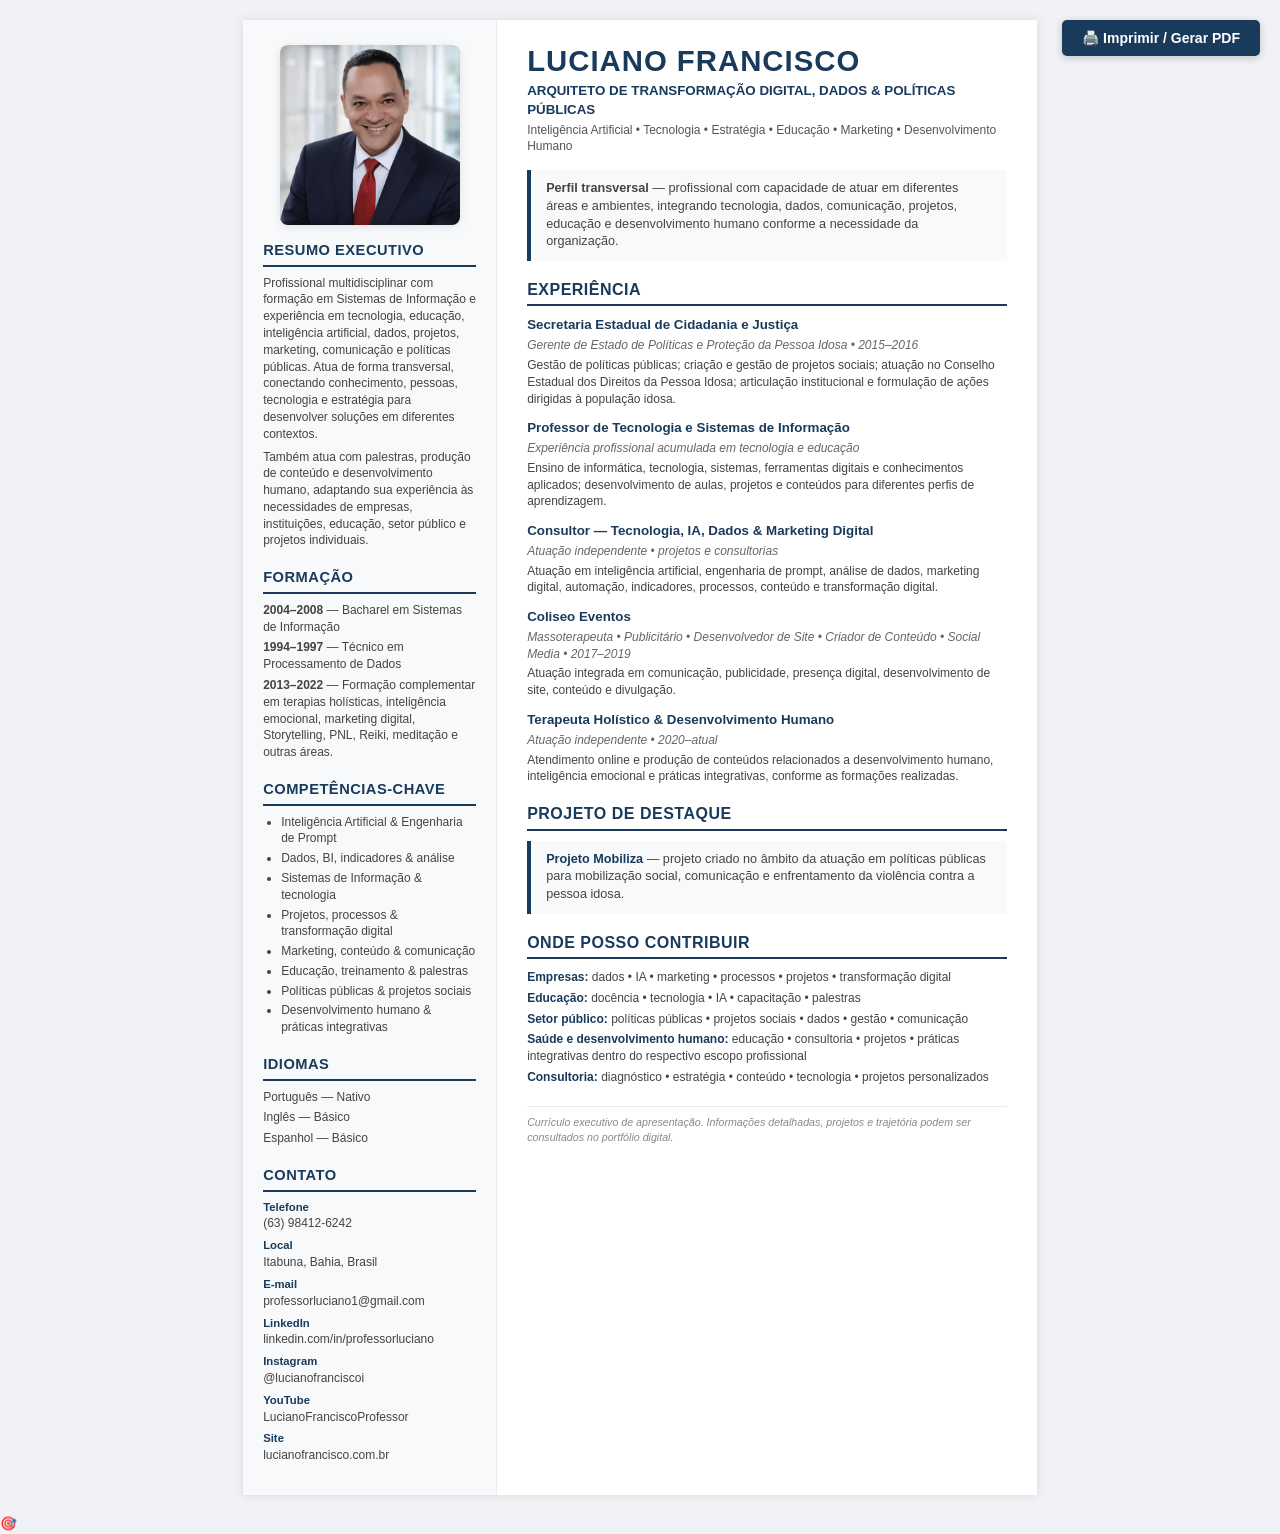
<file: curriculo-executivo/Tindex.html>
<!DOCTYPE html>
<html lang="pt-BR">
<head>
    <meta charset="UTF-8">
    <meta name="viewport" content="width=device-width, initial-scale=1.0">
    <title>Luciano Francisco — Currículo Executivo</title>
    <style>
        * {
            margin: 0;
            padding: 0;
            box-sizing: border-box;
        }

        body {
            font-family: 'Segoe UI', Tahoma, Geneva, Verdana, sans-serif;
            background-color: #f0f2f5;
            color: #333;
            line-height: 1.4;
            font-size: 10pt;
        }

        .page {
            width: 210mm;
            min-height: 297mm;
            margin: 20px auto;
            background: white;
            box-shadow: 0 0 10px rgba(0,0,0,0.1);
            display: flex;
            overflow: hidden;
        }

        /* Sidebar */
        .sidebar {
            width: 32%;
            background-color: #f8f9fa;
            padding: 25px 20px;
            border-right: 1px solid #e9ecef;
        }

        .profile-photo {
            width: 100%;
            max-width: 180px;
            margin: 0 auto 15px;
            display: block;
            border-radius: 8px;
            box-shadow: 0 2px 8px rgba(0,0,0,0.1);
        }

        .sidebar h2 {
            font-size: 11pt;
            color: #1a3a5c;
            border-bottom: 2px solid #1a3a5c;
            padding-bottom: 4px;
            margin-bottom: 8px;
            margin-top: 18px;
            text-transform: uppercase;
            letter-spacing: 0.5px;
        }

        .sidebar h2:first-of-type {
            margin-top: 10px;
        }

        .sidebar p, .sidebar li {
            font-size: 9pt;
            color: #444;
            margin-bottom: 4px;
        }

        .sidebar ul {
            list-style-type: disc;
            padding-left: 18px;
        }

        .sidebar ul li {
            margin-bottom: 3px;
        }

        .contact-item {
            margin-bottom: 6px;
            font-size: 9pt;
        }

        .contact-item strong {
            display: block;
            color: #1a3a5c;
            font-size: 8.5pt;
        }

        .contact-item span {
            color: #444;
            word-break: break-all;
        }

        /* Main Content */
        .main {
            width: 68%;
            padding: 25px 30px;
        }

        .header-name {
            margin-bottom: 5px;
        }

        .header-name h1 {
            font-size: 22pt;
            color: #1a3a5c;
            font-weight: 700;
            letter-spacing: 1px;
            line-height: 1.1;
        }

        .header-title {
            font-size: 10pt;
            color: #1a3a5c;
            font-weight: 600;
            margin-bottom: 2px;
            text-transform: uppercase;
        }

        .header-subtitle {
            font-size: 9pt;
            color: #555;
            margin-bottom: 15px;
        }

        .profile-box {
            background-color: #f8f9fa;
            border-left: 4px solid #1a3a5c;
            padding: 10px 15px;
            margin-bottom: 18px;
            font-size: 9.5pt;
            color: #444;
        }

        .main h2 {
            font-size: 12pt;
            color: #1a3a5c;
            border-bottom: 2px solid #1a3a5c;
            padding-bottom: 3px;
            margin-bottom: 10px;
            margin-top: 18px;
            text-transform: uppercase;
            letter-spacing: 0.5px;
        }

        .main h2:first-of-type {
            margin-top: 10px;
        }

        .experience-item {
            margin-bottom: 12px;
        }

        .experience-item h3 {
            font-size: 10pt;
            color: #1a3a5c;
            font-weight: 700;
            margin-bottom: 2px;
        }

        .experience-item .role {
            font-size: 9pt;
            color: #666;
            font-style: italic;
            margin-bottom: 3px;
        }

        .experience-item p {
            font-size: 9pt;
            color: #444;
        }

        .highlight-box {
            background-color: #f8f9fa;
            border-left: 4px solid #1a3a5c;
            padding: 10px 15px;
            margin-bottom: 15px;
            font-size: 9.5pt;
            color: #444;
        }

        .highlight-box strong {
            color: #1a3a5c;
        }

        .contribute-section p {
            font-size: 9pt;
            color: #444;
            margin-bottom: 4px;
        }

        .contribute-section strong {
            color: #1a3a5c;
        }

        .footer-note {
            margin-top: 20px;
            font-size: 8pt;
            color: #888;
            font-style: italic;
            border-top: 1px solid #e9ecef;
            padding-top: 8px;
        }

        /* Print Button */
        .print-btn {
            position: fixed;
            top: 20px;
            right: 20px;
            background-color: #1a3a5c;
            color: white;
            border: none;
            padding: 10px 20px;
            border-radius: 5px;
            cursor: pointer;
            font-size: 14px;
            font-weight: 600;
            box-shadow: 0 2px 8px rgba(0,0,0,0.2);
            z-index: 1000;
            display: flex;
            align-items: center;
            gap: 8px;
        }

        .print-btn:hover {
            background-color: #2c5282;
        }

        /* Print Styles */
        @media print {
            body {
                background: white;
                margin: 0;
                padding: 0;
            }

            .page {
                margin: 0;
                box-shadow: none;
                width: 210mm;
                height: 297mm;
                page-break-after: avoid;
            }

            .print-btn {
                display: none !important;
            }

            @page {
                size: A4;
                margin: 0;
            }
        }
    </style>
</head>
<body>

    <button class="print-btn" onclick="window.print()">
        🖨️ Imprimir / Gerar PDF
    </button>

    <div class="page">
        <!-- Sidebar -->
        <aside class="sidebar">
            <img src="../assets/luciano.jpg" alt="Luciano Francisco" class="profile-photo">

            <h2>Resumo Executivo</h2>
            <p>Profissional multidisciplinar com formação em Sistemas de Informação e experiência em tecnologia, educação, inteligência artificial, dados, projetos, marketing, comunicação e políticas públicas. Atua de forma transversal, conectando conhecimento, pessoas, tecnologia e estratégia para desenvolver soluções em diferentes contextos.</p>
            <p style="margin-top: 6px;">Também atua com palestras, produção de conteúdo e desenvolvimento humano, adaptando sua experiência às necessidades de empresas, instituições, educação, setor público e projetos individuais.</p>

            <h2>Formação</h2>
            <p><strong>2004–2008</strong> — Bacharel em Sistemas de Informação</p>
            <p><strong>1994–1997</strong> — Técnico em Processamento de Dados</p>
            <p><strong>2013–2022</strong> — Formação complementar em terapias holísticas, inteligência emocional, marketing digital, Storytelling, PNL, Reiki, meditação e outras áreas.</p>

            <h2>Competências-chave</h2>
            <ul>
                <li>Inteligência Artificial & Engenharia de Prompt</li>
                <li>Dados, BI, indicadores & análise</li>
                <li>Sistemas de Informação & tecnologia</li>
                <li>Projetos, processos & transformação digital</li>
                <li>Marketing, conteúdo & comunicação</li>
                <li>Educação, treinamento & palestras</li>
                <li>Políticas públicas & projetos sociais</li>
                <li>Desenvolvimento humano & práticas integrativas</li>
            </ul>

            <h2>Idiomas</h2>
            <p>Português — Nativo</p>
            <p>Inglês — Básico</p>
            <p>Espanhol — Básico</p>

            <h2>Contato</h2>
            <div class="contact-item">
                <strong>Telefone</strong>
                <span>(63) 98412-6242</span>
            </div>
            <div class="contact-item">
                <strong>Local</strong>
                <span>Itabuna, Bahia, Brasil</span>
            </div>
            <div class="contact-item">
                <strong>E-mail</strong>
                <span>professorluciano1@gmail.com</span>
            </div>
            <div class="contact-item">
                <strong>LinkedIn</strong>
                <span>linkedin.com/in/professorluciano</span>
            </div>
            <div class="contact-item">
                <strong>Instagram</strong>
                <span>@lucianofranciscoi</span>
            </div>
            <div class="contact-item">
                <strong>YouTube</strong>
                <span>LucianoFranciscoProfessor</span>
            </div>
            <div class="contact-item">
                <strong>Site</strong>
                <span>lucianofrancisco.com.br</span>
            </div>
        </aside>

        <!-- Main Content -->
        <main class="main">
            <div class="header-name">
                <h1>LUCIANO FRANCISCO</h1>
            </div>
            <div class="header-title">ARQUITETO DE TRANSFORMAÇÃO DIGITAL, DADOS & POLÍTICAS PÚBLICAS</div>
            <div class="header-subtitle">Inteligência Artificial • Tecnologia • Estratégia • Educação • Marketing • Desenvolvimento Humano</div>

            <div class="profile-box">
                <strong>Perfil transversal</strong> — profissional com capacidade de atuar em diferentes áreas e ambientes, integrando tecnologia, dados, comunicação, projetos, educação e desenvolvimento humano conforme a necessidade da organização.
            </div>

            <h2>Experiência</h2>

            <div class="experience-item">
                <h3>Secretaria Estadual de Cidadania e Justiça</h3>
                <div class="role">Gerente de Estado de Políticas e Proteção da Pessoa Idosa • 2015–2016</div>
                <p>Gestão de políticas públicas; criação e gestão de projetos sociais; atuação no Conselho Estadual dos Direitos da Pessoa Idosa; articulação institucional e formulação de ações dirigidas à população idosa.</p>
            </div>

            <div class="experience-item">
                <h3>Professor de Tecnologia e Sistemas de Informação</h3>
                <div class="role">Experiência profissional acumulada em tecnologia e educação</div>
                <p>Ensino de informática, tecnologia, sistemas, ferramentas digitais e conhecimentos aplicados; desenvolvimento de aulas, projetos e conteúdos para diferentes perfis de aprendizagem.</p>
            </div>

            <div class="experience-item">
                <h3>Consultor — Tecnologia, IA, Dados & Marketing Digital</h3>
                <div class="role">Atuação independente • projetos e consultorias</div>
                <p>Atuação em inteligência artificial, engenharia de prompt, análise de dados, marketing digital, automação, indicadores, processos, conteúdo e transformação digital.</p>
            </div>

            <div class="experience-item">
                <h3>Coliseo Eventos</h3>
                <div class="role">Massoterapeuta • Publicitário • Desenvolvedor de Site • Criador de Conteúdo • Social Media • 2017–2019</div>
                <p>Atuação integrada em comunicação, publicidade, presença digital, desenvolvimento de site, conteúdo e divulgação.</p>
            </div>

            <div class="experience-item">
                <h3>Terapeuta Holístico & Desenvolvimento Humano</h3>
                <div class="role">Atuação independente • 2020–atual</div>
                <p>Atendimento online e produção de conteúdos relacionados a desenvolvimento humano, inteligência emocional e práticas integrativas, conforme as formações realizadas.</p>
            </div>

            <h2>Projeto de destaque</h2>
            <div class="highlight-box">
                <strong>Projeto Mobiliza</strong> — projeto criado no âmbito da atuação em políticas públicas para mobilização social, comunicação e enfrentamento da violência contra a pessoa idosa.
            </div>

            <h2>Onde posso contribuir</h2>
            <div class="contribute-section">
                <p><strong>Empresas:</strong> dados • IA • marketing • processos • projetos • transformação digital</p>
                <p><strong>Educação:</strong> docência • tecnologia • IA • capacitação • palestras</p>
                <p><strong>Setor público:</strong> políticas públicas • projetos sociais • dados • gestão • comunicação</p>
                <p><strong>Saúde e desenvolvimento humano:</strong> educação • consultoria • projetos • práticas integrativas dentro do respectivo escopo profissional</p>
                <p><strong>Consultoria:</strong> diagnóstico • estratégia • conteúdo • tecnologia • projetos personalizados</p>
            </div>

            <div class="footer-note">
                Currículo executivo de apresentação. Informações detalhadas, projetos e trajetória podem ser consultados no portfólio digital.
            </div>
        </main>
    </div>

</body>
</html>
</contents>
</fsWrite> 🎯
</file>
